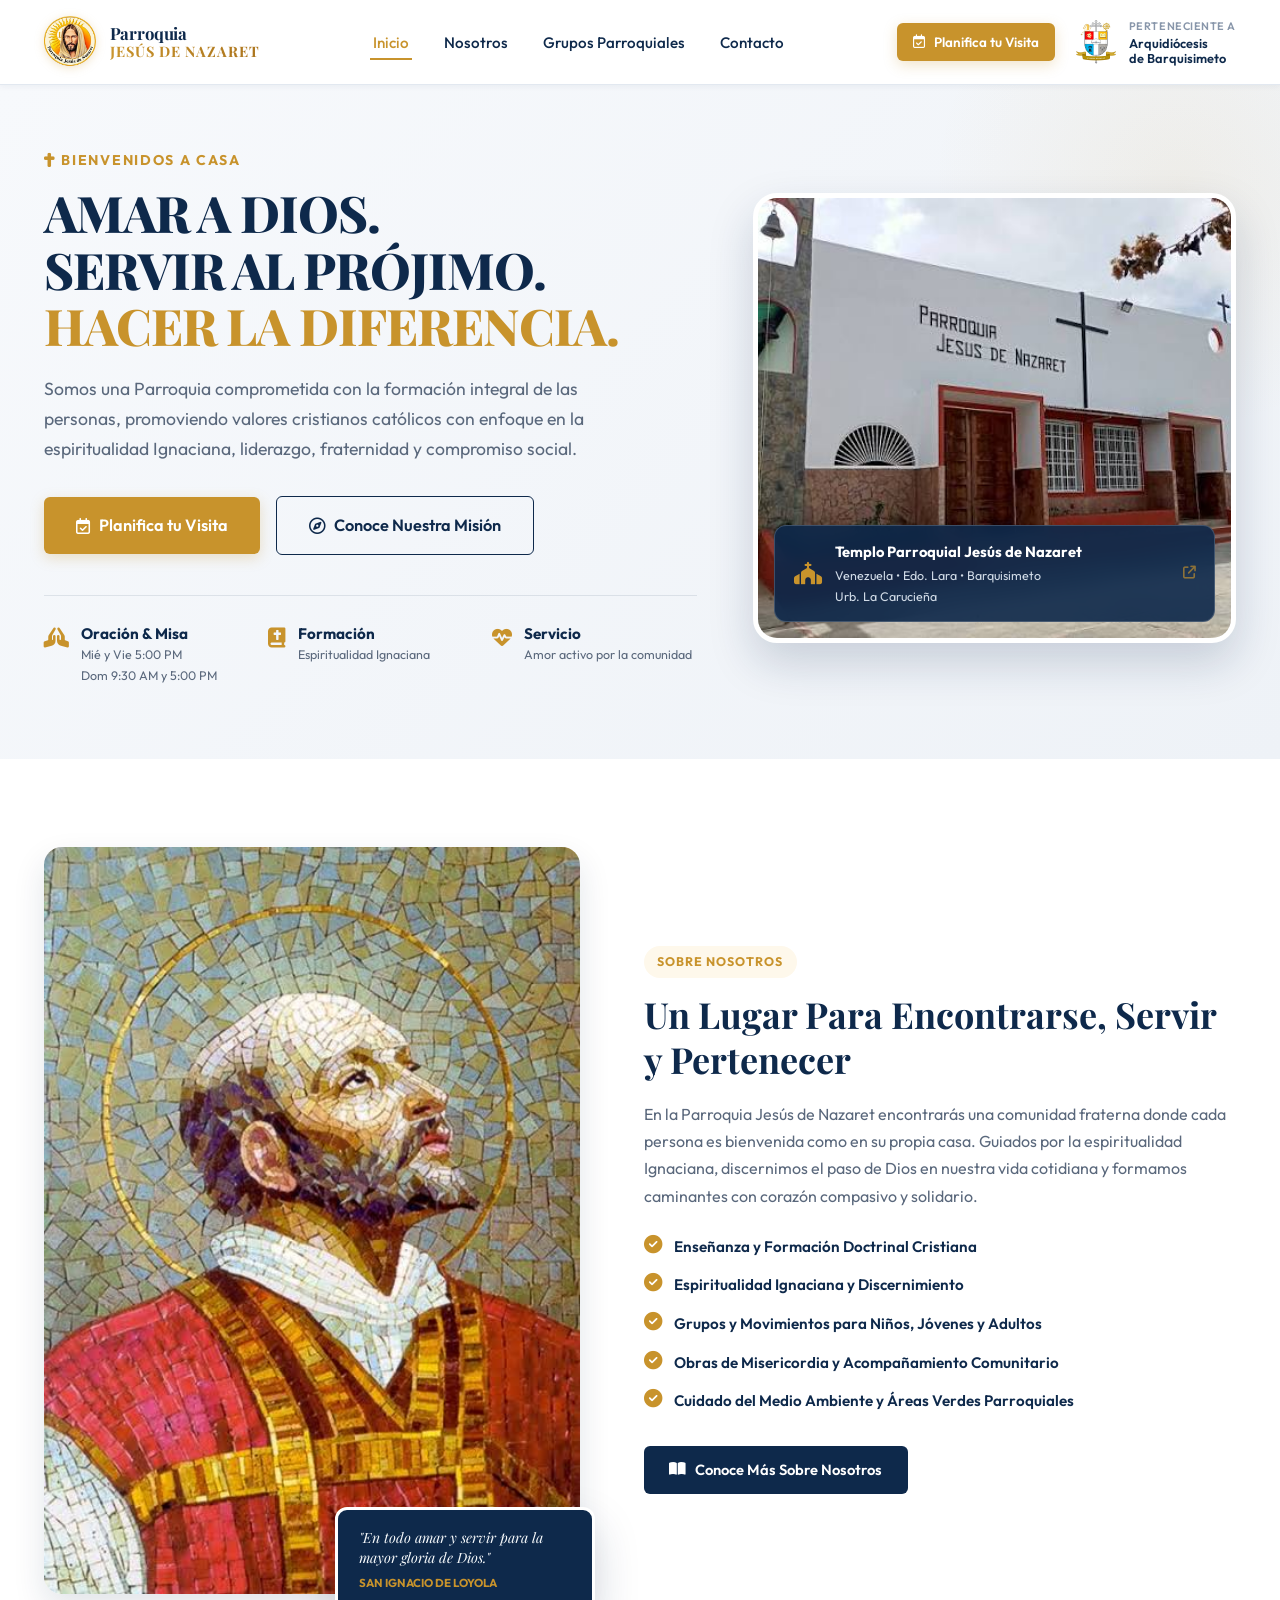
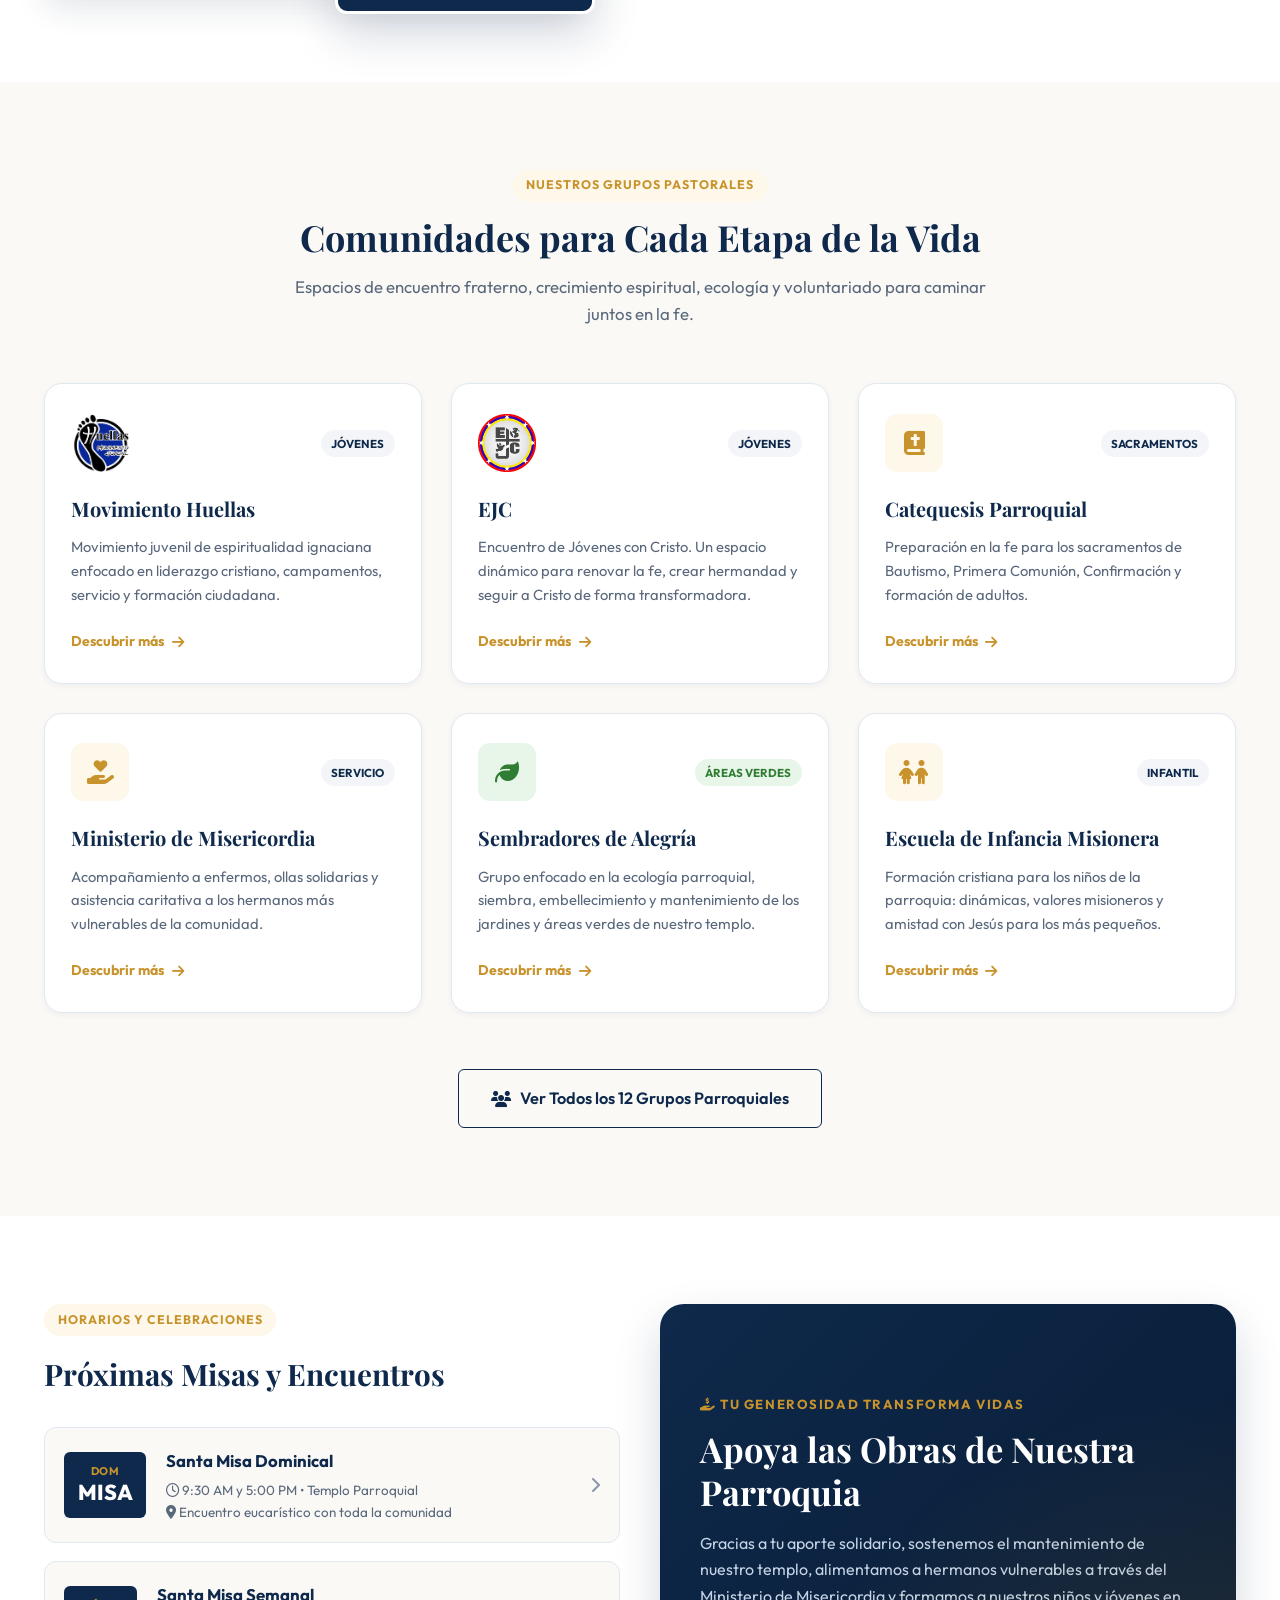
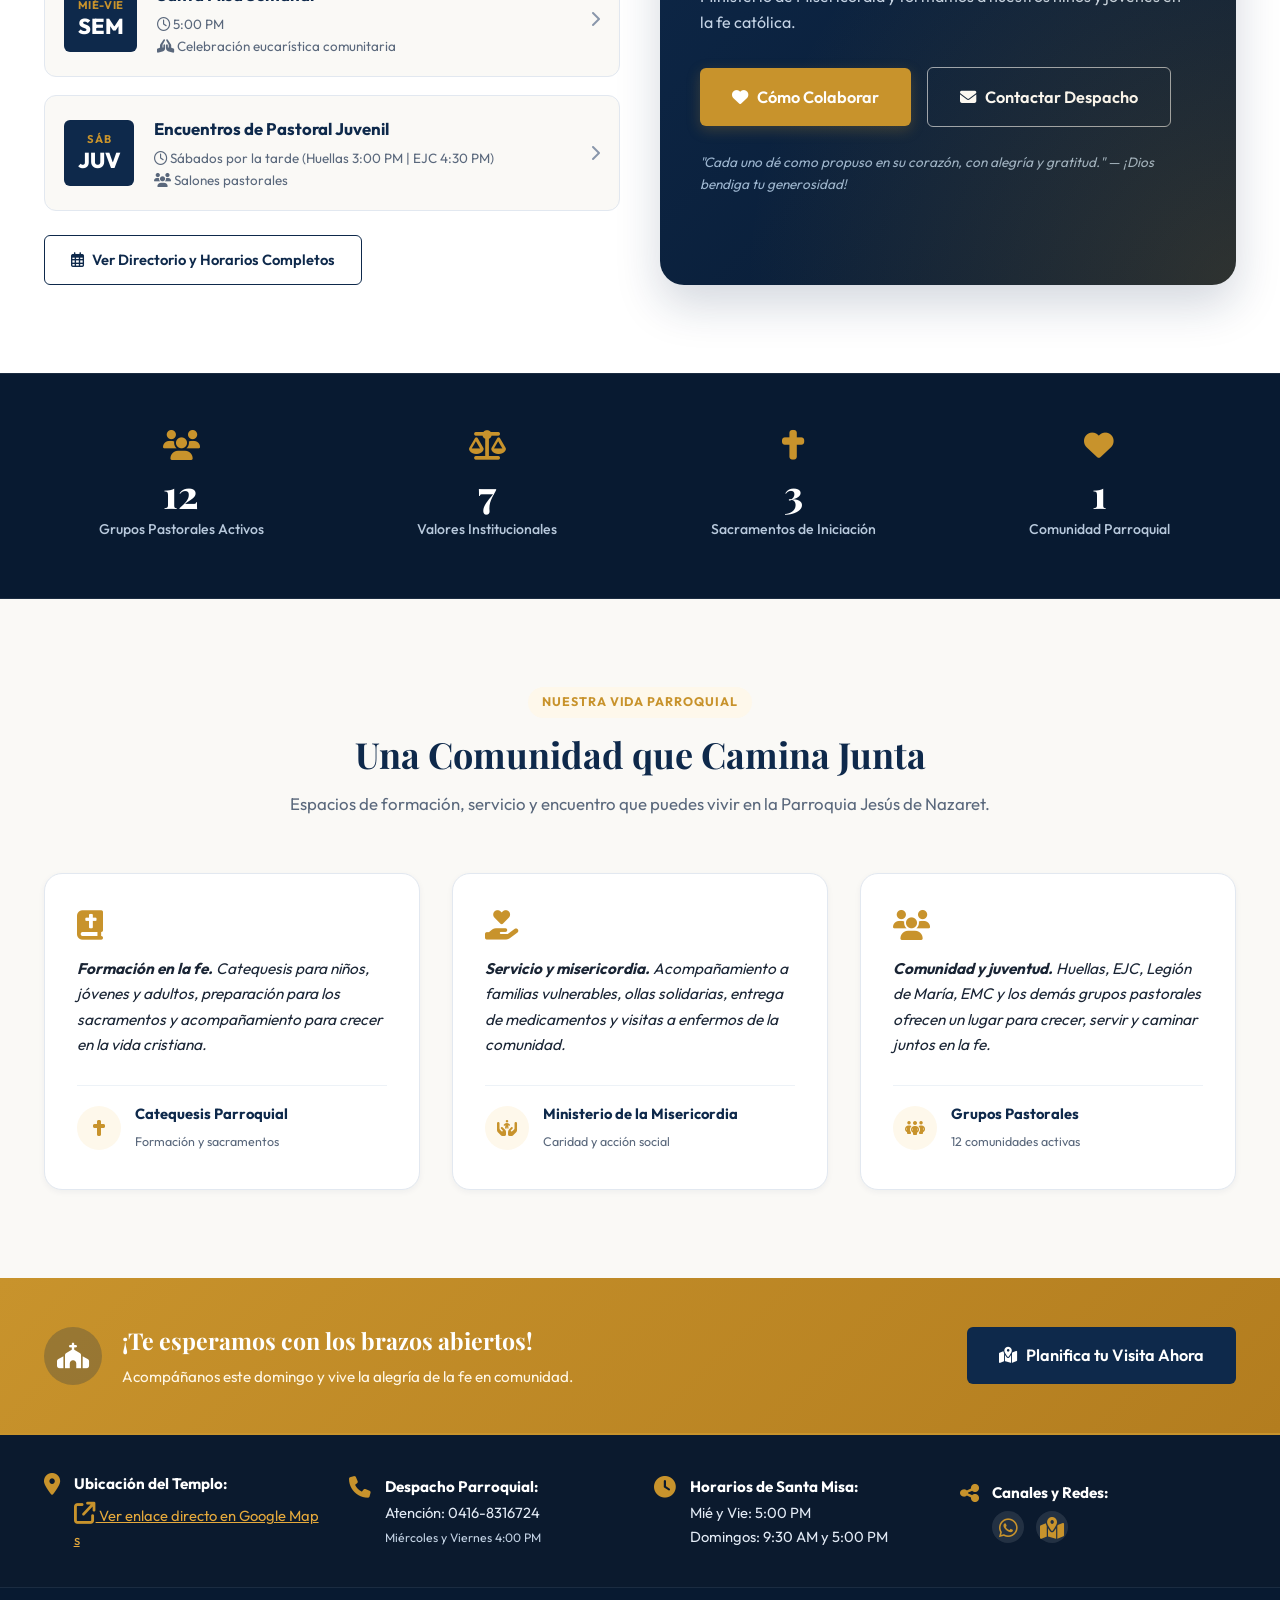
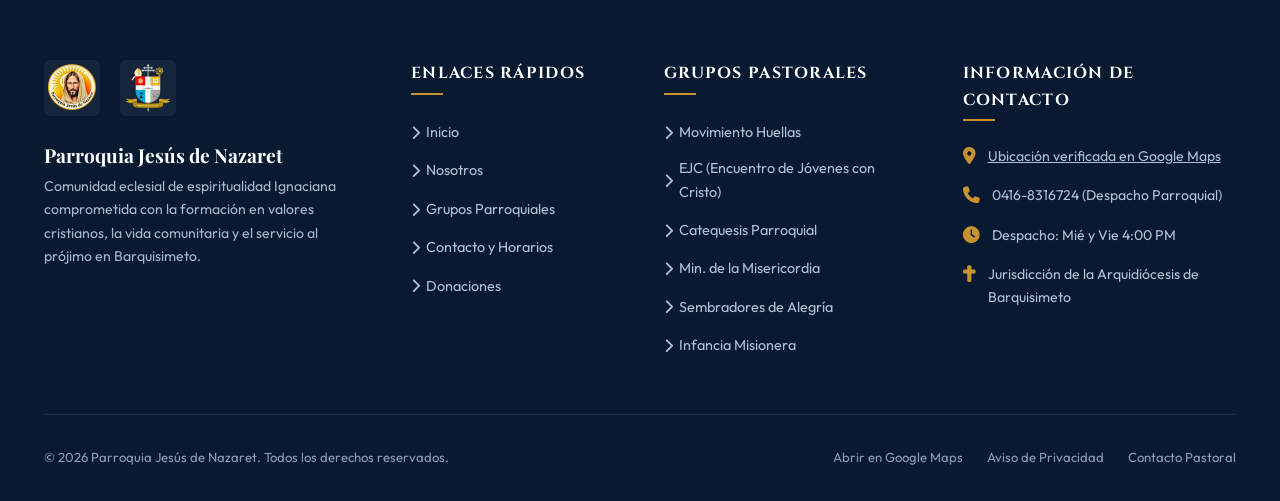
<file: index.html>
<!DOCTYPE html>
<html lang="es">
<head>
  <meta charset="UTF-8">
  <meta name="viewport" content="width=device-width, initial-scale=1.0, maximum-scale=5.0">
  <title>Parroquia Jesús de Nazaret | Arquidiócesis de Barquisimeto</title>
  <meta name="description" content="Sitio oficial de la Parroquia Jesús de Nazaret en Barquisimeto. Formación cristiana, espiritualidad Ignaciana, sacramentos, grupos pastorales y labor comunitaria.">
  <link rel="icon" type="image/png" href="assets/images/logo-parroquia.png">

  <!-- Fuentes Tipográficas Google Fonts -->
  <link rel="preconnect" href="https://fonts.googleapis.com">
  <link rel="preconnect" href="https://fonts.gstatic.com" crossorigin>
  <link href="https://fonts.googleapis.com/css2?family=Cinzel:wght@500;600;700;800&family=Outfit:wght@300;400;500;600;700&family=Playfair+Display:ital,wght@0,500;0,600;0,700;1,400&display=swap" rel="stylesheet">

  <!-- Font Awesome Icons -->
  <link rel="stylesheet" href="https://cdnjs.cloudflare.com/ajax/libs/font-awesome/6.5.1/css/all.min.css">

  <!-- Hoja de Estilos -->
  <link rel="stylesheet" href="css/styles.css?v=20261114n">
</head>
<body>

  <a class="skip-link" href="#main-content">Saltar al contenido</a>

  <!-- ==================== HEADER INSTITUCIONAL (DOBLE LOGO EN ESQUINAS) ==================== -->
  <header class="site-header">
    <div class="container">
      <!-- Esquina Izquierda: Logo Parroquia -->
      <a href="index.html" class="header-brand-parroquia" title="Ir a Inicio - Parroquia Jesús de Nazaret">
        <img src="assets/images/logo-parroquia.webp" alt="Emblema Dorado Parroquia Jesús de Nazaret" class="brand-logo-img" loading="eager">
        <div class="brand-text-block">
          <span class="brand-title"><span class="brand-linea">Parroquia</span><span class="brand-acento">Jesús de Nazaret</span></span>
        </div>
      </a>

      <!-- Centro: Navegación Principal -->
      <nav class="main-navigation" id="main-navigation" aria-label="Menú Principal">
        <!-- Cabecera interna visible en móviles al desplegar el menú -->
        <div class="mobile-drawer-header">
          <div style="display: flex; align-items: center; gap: 0.75rem;">
            <img src="assets/images/logo-parroquia.webp" alt="Logo Parroquia">
            <div>
              <strong style="color: var(--color-primary); font-size: 0.95rem; display: block;">Parroquia <span class="brand-acento">Jesús de Nazaret</span></strong>
              <span style="color: var(--color-secondary); font-size: 0.75rem; text-transform: uppercase;">Arquidiócesis de Barquisimeto</span>
            </div>
          </div>
          <img src="assets/images/logo-arquidiocesis.png" alt="Logo Arquidiócesis">
          <button type="button" class="mobile-nav-close" aria-label="Cerrar menú de navegación">
            <i class="fa-solid fa-xmark"></i>
          </button>
        </div>

        <ul class="nav-menu">
          <li><a href="index.html" class="nav-link active" aria-current="page">Inicio</a></li>
          <li><a href="nosotros.html" class="nav-link">Nosotros</a></li>
          <li><a href="grupos.html" class="nav-link">Grupos Parroquiales</a></li>
          <li><a href="contacto.html" class="nav-link">Contacto</a></li>
        </ul>
      </nav>

      <!-- Esquina Derecha: Logo Arquidiócesis y Botón de Acción -->
      <div class="header-brand-arquidiocesis">
        <a href="contacto.html" class="btn btn-primary btn-sm d-none-mobile">
          <i class="fa-regular fa-calendar-check"></i> Planifica tu Visita
        </a>
        <a href="https://arquidiocesisdebarquisimeto.org/" target="_blank" rel="noopener noreferrer" class="arquidiocesis-seal" title="Arquidiócesis de Barquisimeto">
          <img src="assets/images/logo-arquidiocesis.png" alt="Logo de la Arquidiócesis de Barquisimeto" class="arquidiocesis-logo-img" loading="eager">
          <div class="arquidiocesis-info">
            <span class="arquidiocesis-label">Perteneciente a</span>
            <span class="arquidiocesis-name">Arquidiócesis<br>de Barquisimeto</span>
          </div>
        </a>
        <button class="mobile-nav-toggle" aria-label="Abrir menú de navegación" aria-expanded="false" aria-controls="main-navigation">
          <i class="fa-solid fa-bars"></i>
        </button>
      </div>
    </div>
  </header>

  <main id="main-content">
    <!-- ==================== HERO SECTION (GUÍA UX/UI) ==================== -->
    <section class="hero-section">
      <div class="container">
        <div class="hero-grid">
          <!-- Columna Texto Hero -->
          <div class="hero-content">
            <span class="hero-welcome-badge">
              <i class="fa-solid fa-cross"></i> Bienvenidos a Casa
            </span>
            <h1 class="hero-title">
              AMAR A DIOS.<br>
              SERVIR AL PRÓJIMO.<br>
              <span class="highlight-text">HACER LA DIFERENCIA.</span>
            </h1>
            <p class="hero-desc">
              Somos una Parroquia comprometida con la formación integral de las personas, promoviendo valores cristianos católicos con enfoque en la espiritualidad Ignaciana, liderazgo, fraternidad y compromiso social.
            </p>
            <div class="hero-actions">
              <a href="contacto.html" class="btn btn-primary btn-lg">
                <i class="fa-regular fa-calendar-check"></i> Planifica tu Visita
              </a>
              <a href="nosotros.html" class="btn btn-outline btn-lg">
                <i class="fa-regular fa-compass"></i> Conoce Nuestra Misión
              </a>
            </div>

            <!-- Mini Pills Informativas -->
            <div class="hero-pills">
              <div class="hero-pill-item">
                <i class="fa-solid fa-hands-praying"></i>
                <div class="pill-text">
                  <h4>Oración & Misa</h4>
                  <p>Mié y Vie 5:00 PM<br>Dom 9:30 AM y 5:00 PM</p>
                </div>
              </div>
              <div class="hero-pill-item">
                <i class="fa-solid fa-book-bible"></i>
                <div class="pill-text">
                  <h4>Formación</h4>
                  <p>Espiritualidad Ignaciana</p>
                </div>
              </div>
              <div class="hero-pill-item">
                <i class="fa-solid fa-heart-pulse"></i>
                <div class="pill-text">
                  <h4>Servicio</h4>
                  <p>Amor activo por la comunidad</p>
                </div>
              </div>
            </div>
          </div>

          <!-- Columna Imagen Hero Templo -->
          <div class="hero-visual">
            <div class="hero-image-card">
              <img src="assets/images/parroquia-templo.jpg" alt="Fachada del Templo de la Parroquia Jesús de Nazaret" loading="eager">
              <a class="hero-image-overlay-badge" href="https://maps.google.com/?cid=9239731275723414516&g_mp=CiVnb29nbGUubWFwcy5wbGFjZXMudjEuUGxhY2VzLkdldFBsYWNlEAMYASAF" target="_blank" rel="noopener noreferrer" title="Ver ubicación en Google Maps" aria-label="Ver la ubicación del templo en Google Maps">
                <i class="fa-solid fa-church"></i>
                <div>
                  <h5>Templo Parroquial Jesús de Nazaret</h5>
                  <p>Venezuela • Edo. Lara • Barquisimeto<br>Urb. La Carucieña</p>
                </div>
                <i class="fa-solid fa-arrow-up-right-from-square hero-overlay-link-icon" aria-hidden="true"></i>
              </a>
            </div>
          </div>
        </div>
      </div>
    </section>

    <!-- ==================== SECCIÓN SOBRE NOSOTROS PREVIEW ==================== -->
    <section class="about-preview-section">
      <div class="container">
        <div class="about-preview-grid">
          <!-- Columna Imagen con Cita Ignaciana -->
          <div class="about-preview-media">
            <div class="about-main-img-box">
              <img src="assets/images/san-ignacio-loyola.jpg" alt="Mosaico de San Ignacio de Loyola" class="about-img-portrait" loading="lazy">
            </div>
            <div class="about-floating-card">
              <p class="ignatian-quote">"En todo amar y servir para la mayor gloria de Dios."</p>
              <span class="author">San Ignacio de Loyola</span>
            </div>
          </div>

          <!-- Columna Contenido -->
          <div class="about-preview-content">
            <span class="badge-tag">Sobre Nosotros</span>
            <h2 class="section-title">Un Lugar Para Encontrarse, Servir y Pertenecer</h2>
            <p>
              En la Parroquia Jesús de Nazaret encontrarás una comunidad fraterna donde cada persona es bienvenida como en su propia casa. Guiados por la espiritualidad Ignaciana, discernimos el paso de Dios en nuestra vida cotidiana y formamos caminantes con corazón compasivo y solidario.
            </p>
            <div class="about-features-list">
              <div class="about-feature-item">
                <i class="fa-solid fa-circle-check"></i>
                <span>Enseñanza y Formación Doctrinal Cristiana</span>
              </div>
              <div class="about-feature-item">
                <i class="fa-solid fa-circle-check"></i>
                <span>Espiritualidad Ignaciana y Discernimiento</span>
              </div>
              <div class="about-feature-item">
                <i class="fa-solid fa-circle-check"></i>
                <span>Grupos y Movimientos para Niños, Jóvenes y Adultos</span>
              </div>
              <div class="about-feature-item">
                <i class="fa-solid fa-circle-check"></i>
                <span>Obras de Misericordia y Acompañamiento Comunitario</span>
              </div>
              <div class="about-feature-item">
                <i class="fa-solid fa-circle-check"></i>
                <span>Cuidado del Medio Ambiente y Áreas Verdes Parroquiales</span>
              </div>
            </div>
            <a href="nosotros.html" class="btn btn-navy">
              <i class="fa-solid fa-book-open"></i> Conoce Más Sobre Nosotros
            </a>
          </div>
        </div>
      </div>
    </section>

    <!-- ==================== SECCIÓN GRUPOS PASTORALES PREVIEW ==================== -->
    <section class="ministries-section">
      <div class="container">
        <div class="section-header">
          <span class="badge-tag">Nuestros Grupos Pastorales</span>
          <h2 class="section-title">Comunidades para Cada Etapa de la Vida</h2>
          <p class="section-subtitle">
            Espacios de encuentro fraterno, crecimiento espiritual, ecología y voluntariado para caminar juntos en la fe.
          </p>
        </div>

        <div class="ministries-grid">
          <!-- Card Huellas -->
          <div class="ministry-card">
            <div class="ministry-card-header">
              <div class="ministry-icon-box">
                <img src="assets/images/huellas-logo.png" alt="Logo de Huellas">
              </div>
              <span class="ministry-badge">Jóvenes</span>
            </div>
            <h3 class="ministry-card-title">Movimiento Huellas</h3>
            <p class="ministry-card-desc">
              Movimiento juvenil de espiritualidad ignaciana enfocado en liderazgo cristiano, campamentos, servicio y formación ciudadana.
            </p>
            <a href="grupos.html#huellas" class="ministry-card-link">
              Descubrir más <i class="fa-solid fa-arrow-right"></i>
            </a>
          </div>

          <!-- Card EJC -->
          <div class="ministry-card">
            <div class="ministry-card-header">
              <div class="ministry-icon-box">
                <img src="assets/images/ejc-logo.jpg" alt="Logo EJC">
              </div>
              <span class="ministry-badge">Jóvenes</span>
            </div>
            <h3 class="ministry-card-title">EJC</h3>
            <p class="ministry-card-desc">
              Encuentro de Jóvenes con Cristo. Un espacio dinámico para renovar la fe, crear hermandad y seguir a Cristo de forma transformadora.
            </p>
            <a href="grupos.html#ejc" class="ministry-card-link">
              Descubrir más <i class="fa-solid fa-arrow-right"></i>
            </a>
          </div>

          <!-- Card Catequesis -->
          <div class="ministry-card">
            <div class="ministry-card-header">
              <div class="ministry-icon-box">
                <i class="fa-solid fa-book-bible"></i>
              </div>
              <span class="ministry-badge">Sacramentos</span>
            </div>
            <h3 class="ministry-card-title">Catequesis Parroquial</h3>
            <p class="ministry-card-desc">
              Preparación en la fe para los sacramentos de Bautismo, Primera Comunión, Confirmación y formación de adultos.
            </p>
            <a href="grupos.html#catequesis" class="ministry-card-link">
              Descubrir más <i class="fa-solid fa-arrow-right"></i>
            </a>
          </div>

          <!-- Card Misericordia -->
          <div class="ministry-card">
            <div class="ministry-card-header">
              <div class="ministry-icon-box">
                <i class="fa-solid fa-hand-holding-heart"></i>
              </div>
              <span class="ministry-badge">Servicio</span>
            </div>
            <h3 class="ministry-card-title">Ministerio de Misericordia</h3>
            <p class="ministry-card-desc">
              Acompañamiento a enfermos, ollas solidarias y asistencia caritativa a los hermanos más vulnerables de la comunidad.
            </p>
            <a href="grupos.html#misericordia" class="ministry-card-link">
              Descubrir más <i class="fa-solid fa-arrow-right"></i>
            </a>
          </div>

          <!-- Card Sembradores de Alegría (ÁREAS VERDES) -->
          <div class="ministry-card">
            <div class="ministry-card-header">
              <div class="ministry-icon-box" style="background-color: #e8f5e9; color: #2e7d32;">
                <i class="fa-solid fa-leaf" style="color: #2e7d32;"></i>
              </div>
              <span class="ministry-badge" style="background-color: #e8f5e9; color: #2e7d32;">Áreas Verdes</span>
            </div>
            <h3 class="ministry-card-title">Sembradores de Alegría</h3>
            <p class="ministry-card-desc">
              Grupo enfocado en la ecología parroquial, siembra, embellecimiento y mantenimiento de los jardines y áreas verdes de nuestro templo.
            </p>
            <a href="grupos.html#sembradores" class="ministry-card-link">
              Descubrir más <i class="fa-solid fa-arrow-right"></i>
            </a>
          </div>

          <!-- Card Infancia Misionera (NIÑOS) -->
          <div class="ministry-card">
            <div class="ministry-card-header">
              <div class="ministry-icon-box">
                <i class="fa-solid fa-children"></i>
              </div>
              <span class="ministry-badge">Infantil</span>
            </div>
            <h3 class="ministry-card-title">Escuela de Infancia Misionera</h3>
            <p class="ministry-card-desc">
              Formación cristiana para los niños de la parroquia: dinámicas, valores misioneros y amistad con Jesús para los más pequeños.
            </p>
            <a href="grupos.html#infancia" class="ministry-card-link">
              Descubrir más <i class="fa-solid fa-arrow-right"></i>
            </a>
          </div>
        </div>

        <div style="text-align: center; margin-top: 3.5rem;">
          <a href="grupos.html" class="btn btn-outline btn-lg">
            <i class="fa-solid fa-users"></i> Ver Todos los 12 Grupos Parroquiales
          </a>
        </div>
      </div>
    </section>

    <!-- ==================== SECCIÓN DOBLE: EVENTOS Y GENEROSIDAD ==================== -->
    <section class="events-giving-section">
      <div class="container">
        <div class="events-giving-grid">
          <!-- Columna Izquierda: Misas y Horarios -->
          <div class="events-column">
            <div class="events-column-header">
              <span class="badge-tag">Horarios y Celebraciones</span>
              <h3 class="events-column-title">Próximas Misas y Encuentros</h3>
            </div>

            <div class="events-list">
              <!-- Evento 1 -->
              <div class="event-item-card">
                <div class="event-date-badge">
                  <span class="month">DOM</span>
                  <span class="day">MISA</span>
                </div>
                <div class="event-info">
                  <h4>Santa Misa Dominical</h4>
                  <p><i class="fa-regular fa-clock"></i> 9:30 AM y 5:00 PM • Templo Parroquial</p>
                  <p><i class="fa-solid fa-location-dot"></i> Encuentro eucarístico con toda la comunidad</p>
                </div>
                <div class="event-arrow">
                  <i class="fa-solid fa-chevron-right"></i>
                </div>
              </div>

              <!-- Evento 2 -->
              <div class="event-item-card">
                <div class="event-date-badge">
                  <span class="month">MIÉ-VIE</span>
                  <span class="day">SEM</span>
                </div>
                <div class="event-info">
                  <h4>Santa Misa Semanal</h4>
                  <p><i class="fa-regular fa-clock"></i> 5:00 PM</p>
                  <p><i class="fa-solid fa-hands-praying"></i> Celebración eucarística comunitaria</p>
                </div>
                <div class="event-arrow">
                  <i class="fa-solid fa-chevron-right"></i>
                </div>
              </div>

              <!-- Evento 3 -->
              <div class="event-item-card">
                <div class="event-date-badge">
                  <span class="month">SÁB</span>
                  <span class="day">JUV</span>
                </div>
                <div class="event-info">
                  <h4>Encuentros de Pastoral Juvenil</h4>
                  <p><i class="fa-regular fa-clock"></i> Sábados por la tarde (Huellas 3:00 PM | EJC 4:30 PM)</p>
                  <p><i class="fa-solid fa-users"></i> Salones pastorales</p>
                </div>
                <div class="event-arrow">
                  <i class="fa-solid fa-chevron-right"></i>
                </div>
              </div>
            </div>

            <a href="contacto.html" class="btn btn-outline" style="align-self: flex-start;">
              <i class="fa-regular fa-calendar-days"></i> Ver Directorio y Horarios Completos
            </a>
          </div>

          <!-- Columna Derecha: Generosidad y Ofrendas -->
          <div class="giving-card-banner">
            <span class="giving-badge">
              <i class="fa-solid fa-hand-holding-dollar"></i> Tu Generosidad Transforma Vidas
            </span>
            <h3 class="giving-title">Apoya las Obras de Nuestra Parroquia</h3>
            <p class="giving-desc">
              Gracias a tu aporte solidario, sostenemos el mantenimiento de nuestro templo, alimentamos a hermanos vulnerables a través del Ministerio de Misericordia y formamos a nuestros niños y jóvenes en la fe católica.
            </p>
            <div class="giving-actions">
              <a href="contacto.html#donaciones" class="btn btn-primary btn-lg">
                <i class="fa-solid fa-heart"></i> Cómo Colaborar
              </a>
              <a href="contacto.html" class="btn btn-outline-white btn-lg">
                <i class="fa-solid fa-envelope"></i> Contactar Despacho
              </a>
            </div>
            <p class="giving-gratitude">
              "Cada uno dé como propuso en su corazón, con alegría y gratitud." — ¡Dios bendiga tu generosidad!
            </p>
          </div>
        </div>
      </div>
    </section>

    <!-- ==================== DATOS COMUNITARIOS VERIFICABLES ==================== -->
    <section class="stats-counter-bar">
      <div class="container">
        <div class="stats-grid">
          <div class="stat-item">
            <i class="fa-solid fa-users stat-icon"></i>
            <span class="stat-number" data-target="12">12</span>
            <span class="stat-label">Grupos Pastorales Activos</span>
          </div>
          <div class="stat-item">
            <i class="fa-solid fa-scale-balanced stat-icon"></i>
            <span class="stat-number" data-target="7">7</span>
            <span class="stat-label">Valores Institucionales</span>
          </div>
          <div class="stat-item">
            <i class="fa-solid fa-cross stat-icon"></i>
            <span class="stat-number" data-target="3">3</span>
            <span class="stat-label">Sacramentos de Iniciación</span>
          </div>
          <div class="stat-item">
            <i class="fa-solid fa-heart stat-icon"></i>
            <span class="stat-number" data-target="1">1</span>
            <span class="stat-label">Comunidad Parroquial</span>
          </div>
        </div>
      </div>
    </section>

    <!-- ==================== VIDA PARROQUIAL (CONTENIDO INSTITUCIONAL) ==================== -->
    <section class="testimonials-section">
      <div class="container">
        <div class="section-header">
          <span class="badge-tag">Nuestra Vida Parroquial</span>
          <h2 class="section-title">Una Comunidad que Camina Junta</h2>
          <p class="section-subtitle">Espacios de formación, servicio y encuentro que puedes vivir en la Parroquia Jesús de Nazaret.</p>
        </div>

        <div class="testimonials-grid">
          <div class="testimonial-card">
            <i class="fa-solid fa-book-bible testimonial-quote-icon"></i>
            <p class="testimonial-text">
              <strong>Formación en la fe.</strong> Catequesis para niños, jóvenes y adultos, preparación para los sacramentos y acompañamiento para crecer en la vida cristiana.
            </p>
            <div class="testimonial-author">
              <div class="author-avatar"><i class="fa-solid fa-cross"></i></div>
              <div class="author-info">
                <h5>Catequesis Parroquial</h5>
                <span>Formación y sacramentos</span>
              </div>
            </div>
          </div>

          <div class="testimonial-card">
            <i class="fa-solid fa-hand-holding-heart testimonial-quote-icon"></i>
            <p class="testimonial-text">
              <strong>Servicio y misericordia.</strong> Acompañamiento a familias vulnerables, ollas solidarias, entrega de medicamentos y visitas a enfermos de la comunidad.
            </p>
            <div class="testimonial-author">
              <div class="author-avatar"><i class="fa-solid fa-hands-holding-child"></i></div>
              <div class="author-info">
                <h5>Ministerio de la Misericordia</h5>
                <span>Caridad y acción social</span>
              </div>
            </div>
          </div>

          <div class="testimonial-card">
            <i class="fa-solid fa-users testimonial-quote-icon"></i>
            <p class="testimonial-text">
              <strong>Comunidad y juventud.</strong> Huellas, EJC, Legión de María, EMC y los demás grupos pastorales ofrecen un lugar para crecer, servir y caminar juntos en la fe.
            </p>
            <div class="testimonial-author">
              <div class="author-avatar"><i class="fa-solid fa-people-group"></i></div>
              <div class="author-info">
                <h5>Grupos Pastorales</h5>
                <span>12 comunidades activas</span>
              </div>
            </div>
          </div>
        </div>
      </div>
    </section>

    <!-- ==================== BANNER PRE-FOOTER (DORADO Y AZUL) ==================== -->
    <section class="cta-banner-section">
      <div class="container">
        <div class="cta-banner-inner">
          <div class="cta-banner-left">
            <div class="cta-banner-icon">
              <i class="fa-solid fa-church"></i>
            </div>
            <div class="cta-banner-text">
              <h3>¡Te esperamos con los brazos abiertos!</h3>
              <p>Acompáñanos este domingo y vive la alegría de la fe en comunidad.</p>
            </div>
          </div>
          <div class="cta-banner-right">
            <a href="contacto.html" class="btn btn-navy btn-lg">
              <i class="fa-solid fa-map-location-dot"></i> Planifica tu Visita Ahora
            </a>
          </div>
        </div>
      </div>
    </section>

    <!-- ==================== ANEXO INSTITUCIONAL AL FINAL (ANEXO DE CONTACTO Y HORARIOS) ==================== -->
    <section class="annex-bar-section" aria-label="Anexo de Contacto y Horarios">
      <div class="container">
        <div class="annex-grid">
          <!-- Ubicación oficial con enlace -->
          <div class="annex-item">
            <i class="fa-solid fa-location-dot"></i>
            <div>
              <strong>Ubicación del Templo:</strong>
              <a href="https://maps.google.com/?cid=9239731275723414516&g_mp=CiVnb29nbGUubWFwcy5wbGFjZXMudjEuUGxhY2VzLkdldFBsYWNlEAMYASAF" target="_blank" rel="noopener noreferrer" class="annex-link">
                <i class="fa-solid fa-arrow-up-right-from-square"></i> Ver enlace directo en Google Maps
              </a>
            </div>
          </div>

          <!-- Despacho Parroquial -->
          <div class="annex-item">
            <i class="fa-solid fa-phone"></i>
            <div>
              <strong>Despacho Parroquial:</strong>
              <span>Atención: 0416-8316724</span><br>
              <small style="color: #c4d3e5;">Miércoles y Viernes 4:00 PM</small>
            </div>
          </div>

          <!-- Horarios de Misas -->
          <div class="annex-item">
            <i class="fa-solid fa-clock"></i>
            <div>
              <strong>Horarios de Santa Misa:</strong>
              <span>Mié y Vie: 5:00 PM</span><br>
              <span>Domingos: 9:30 AM y 5:00 PM</span>
            </div>
          </div>

          <!-- Redes Sociales y WhatsApp -->
          <div class="annex-item">
            <i class="fa-solid fa-share-nodes"></i>
            <div>
              <strong>Canales y Redes:</strong>
              <div class="annex-socials">
                <a href="https://wa.me/584168316724" target="_blank" rel="noopener noreferrer" title="WhatsApp Despacho" aria-label="WhatsApp del Despacho Parroquial"><i class="fa-brands fa-whatsapp"></i></a>
                <a href="https://maps.google.com/?cid=9239731275723414516&g_mp=CiVnb29nbGUubWFwcy5wbGFjZXMudjEuUGxhY2VzLkdldFBsYWNlEAMYASAF" target="_blank" rel="noopener noreferrer" title="Google Maps" aria-label="Ubicación en Google Maps"><i class="fa-solid fa-map-location-dot"></i></a>
              </div>
            </div>
          </div>
        </div>
      </div>
    </section>
  </main>

  <!-- ==================== FOOTER INSTITUCIONAL ==================== -->
  <footer class="site-footer">
    <div class="container">
      <div class="footer-grid">
        <!-- Columna 1: Logos e Identidad -->
        <div class="footer-col-brand">
          <div class="footer-logos-row">
            <img src="assets/images/logo-parroquia.webp" alt="Parroquia Jesús de Nazaret" class="footer-logo-img">
            <img src="assets/images/logo-arquidiocesis.png" alt="Arquidiócesis de Barquisimeto" class="footer-logo-img">
          </div>
          <h4 class="footer-brand-title">Parroquia Jesús de Nazaret</h4>
          <p class="footer-brand-desc">
            Comunidad eclesial de espiritualidad Ignaciana comprometida con la formación en valores cristianos, la vida comunitaria y el servicio al prójimo en Barquisimeto.
          </p>
        </div>

        <!-- Columna 2: Enlaces Rápidos -->
        <div class="footer-col">
          <h4 class="footer-col-title">Enlaces Rápidos</h4>
          <ul class="footer-links-list">
            <li class="footer-link-item"><a href="index.html"><i class="fa-solid fa-chevron-right"></i> Inicio</a></li>
            <li class="footer-link-item"><a href="nosotros.html"><i class="fa-solid fa-chevron-right"></i> Nosotros</a></li>
            <li class="footer-link-item"><a href="grupos.html"><i class="fa-solid fa-chevron-right"></i> Grupos Parroquiales</a></li>
            <li class="footer-link-item"><a href="contacto.html"><i class="fa-solid fa-chevron-right"></i> Contacto y Horarios</a></li>
            <li class="footer-link-item"><a href="contacto.html#donaciones"><i class="fa-solid fa-chevron-right"></i> Donaciones</a></li>
          </ul>
        </div>

        <!-- Columna 3: Grupos y Ministerios -->
        <div class="footer-col">
          <h4 class="footer-col-title">Grupos Pastorales</h4>
          <ul class="footer-links-list">
            <li class="footer-link-item"><a href="grupos.html#huellas"><i class="fa-solid fa-chevron-right"></i> Movimiento Huellas</a></li>
            <li class="footer-link-item"><a href="grupos.html#ejc"><i class="fa-solid fa-chevron-right"></i> EJC (Encuentro de Jóvenes con Cristo)</a></li>
            <li class="footer-link-item"><a href="grupos.html#catequesis"><i class="fa-solid fa-chevron-right"></i> Catequesis Parroquial</a></li>
            <li class="footer-link-item"><a href="grupos.html#misericordia"><i class="fa-solid fa-chevron-right"></i> Min. de la Misericordia</a></li>
            <li class="footer-link-item"><a href="grupos.html#sembradores"><i class="fa-solid fa-chevron-right"></i> Sembradores de Alegría</a></li>
            <li class="footer-link-item"><a href="grupos.html#infancia"><i class="fa-solid fa-chevron-right"></i> Infancia Misionera</a></li>
          </ul>
        </div>

        <!-- Columna 4: Información de Contacto -->
        <div class="footer-col">
          <h4 class="footer-col-title">Información de Contacto</h4>
          <div class="footer-contact-info">
            <div class="footer-contact-item">
              <i class="fa-solid fa-location-dot"></i>
              <span><a href="https://maps.google.com/?cid=9239731275723414516&g_mp=CiVnb29nbGUubWFwcy5wbGFjZXMudjEuUGxhY2VzLkdldFBsYWNlEAMYASAF" target="_blank" rel="noopener noreferrer" style="color: inherit; text-decoration: underline;">Ubicación verificada en Google Maps</a></span>
            </div>
            <div class="footer-contact-item">
              <i class="fa-solid fa-phone"></i>
              <span><a href="tel:04168316724" style="color: inherit;">0416-8316724</a> (Despacho Parroquial)</span>
            </div>
            <div class="footer-contact-item">
              <i class="fa-solid fa-clock"></i>
              <span>Despacho: Mié y Vie 4:00 PM</span>
            </div>
            <div class="footer-contact-item">
              <i class="fa-solid fa-cross"></i>
              <span>Jurisdicción de la Arquidiócesis de Barquisimeto</span>
            </div>
          </div>
        </div>
      </div>

      <!-- Barra Inferior de Derechos -->
      <div class="footer-bottom-bar">
        <div>
          © 2026 Parroquia Jesús de Nazaret. Todos los derechos reservados.
        </div>
        <div class="footer-bottom-links">
          <a href="https://maps.google.com/?cid=9239731275723414516&g_mp=CiVnb29nbGUubWFwcy5wbGFjZXMudjEuUGxhY2VzLkdldFBsYWNlEAMYASAF" target="_blank" rel="noopener noreferrer">Abrir en Google Maps</a>
          <a href="privacidad.html">Aviso de Privacidad</a>
          <a href="contacto.html#directorio-coordinadores">Contacto Pastoral</a>
        </div>
      </div>
    </div>
  </footer>

  <!-- Scripts -->
  <script src="js/main.js?v=20261114n"></script>
</body>
</html>
</file>
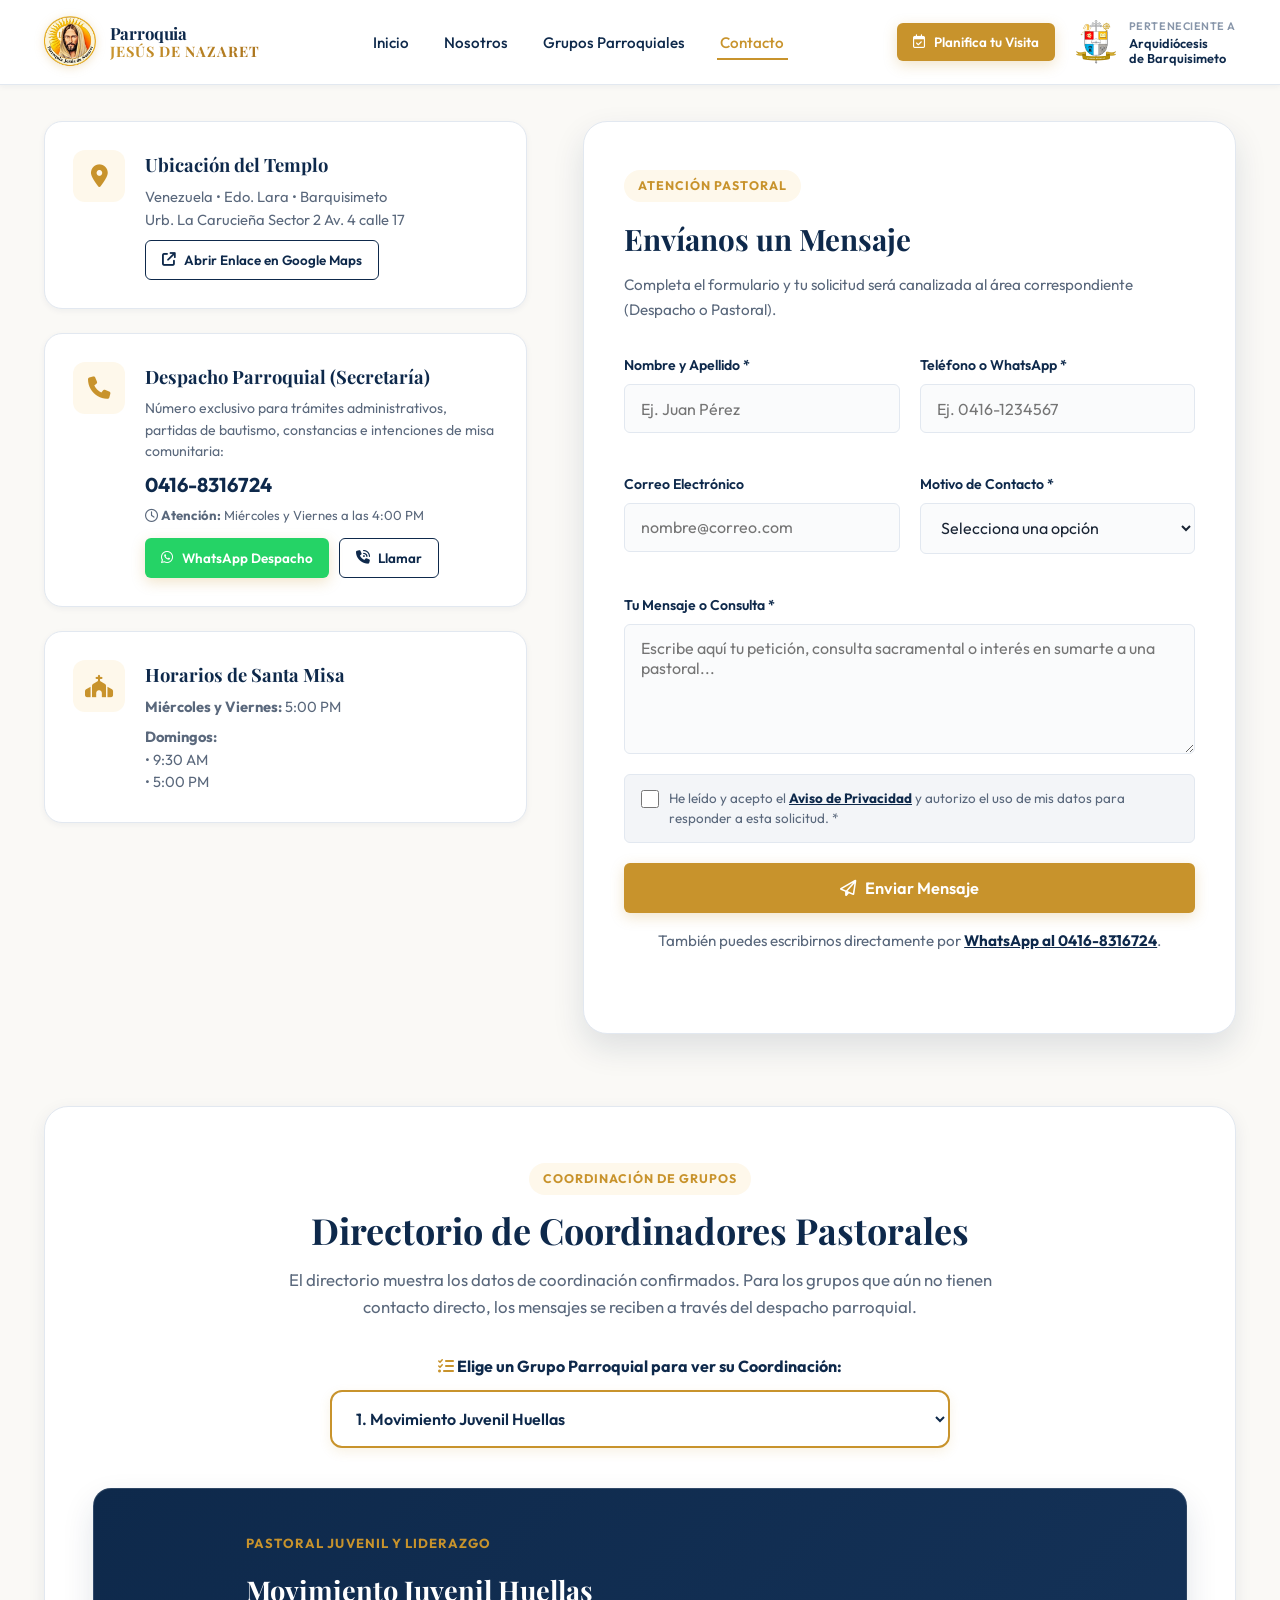
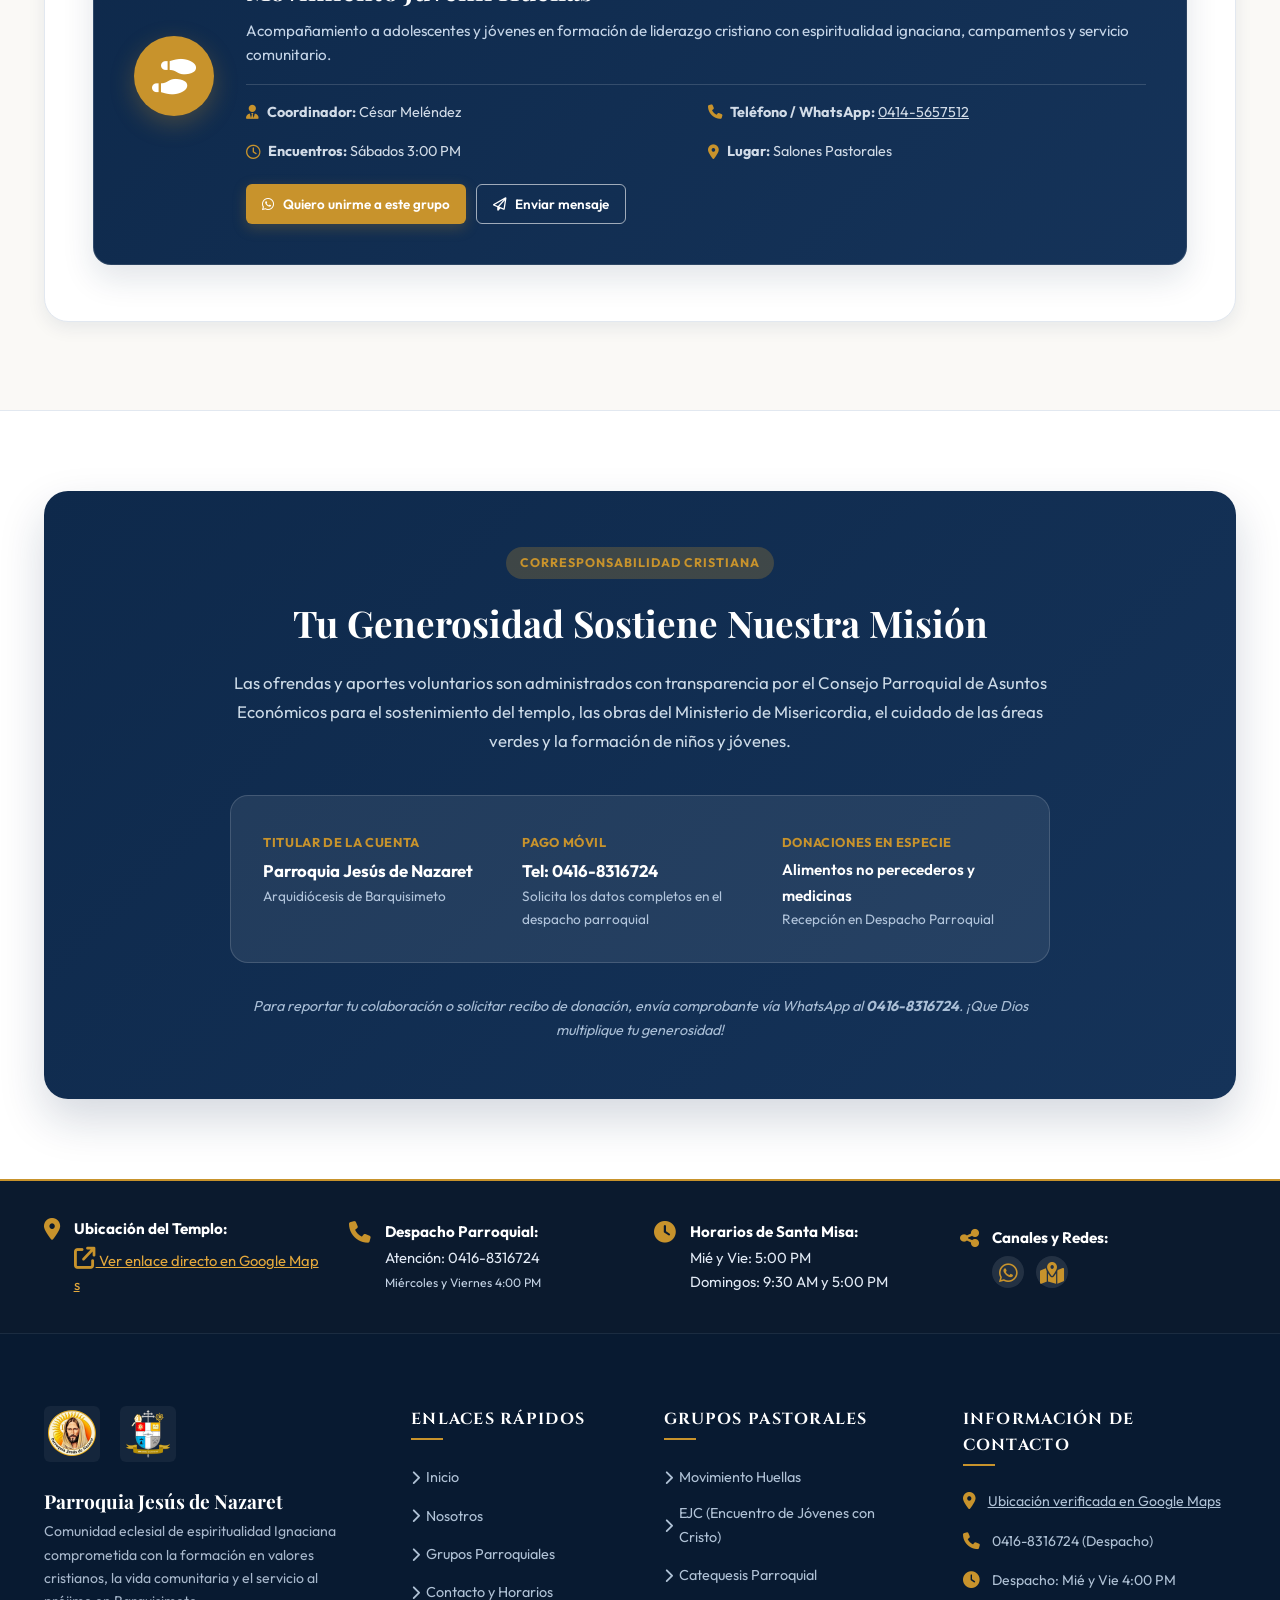
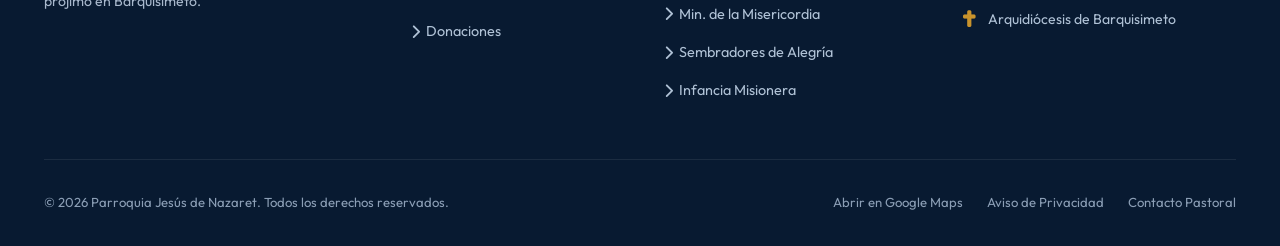
<file: contacto.html>
<!DOCTYPE html>
<html lang="es">
<head>
  <meta charset="UTF-8">
  <meta name="viewport" content="width=device-width, initial-scale=1.0, maximum-scale=5.0">
  <title>Contacto y Horarios | Parroquia Jesús de Nazaret</title>
  <meta name="description" content="Información de contacto, directorio de coordinadores de grupos pastorales, horarios de misa, despacho parroquial y ubicación oficial de la Parroquia Jesús de Nazaret.">
  <link rel="icon" type="image/png" href="assets/images/logo-parroquia.png">

  <!-- Fuentes Tipográficas Google Fonts -->
  <link rel="preconnect" href="https://fonts.googleapis.com">
  <link rel="preconnect" href="https://fonts.gstatic.com" crossorigin>
  <link href="https://fonts.googleapis.com/css2?family=Cinzel:wght@500;600;700;800&family=Outfit:wght@300;400;500;600;700&family=Playfair+Display:ital,wght@0,500;0,600;0,700;1,400&display=swap" rel="stylesheet">

  <!-- Font Awesome Icons -->
  <link rel="stylesheet" href="https://cdnjs.cloudflare.com/ajax/libs/font-awesome/6.5.1/css/all.min.css">

  <!-- Hoja de Estilos -->
  <link rel="stylesheet" href="css/styles.css?v=20261114n">
</head>
<body>

  <a class="skip-link" href="#main-content">Saltar al contenido</a>

  <!-- ==================== HEADER INSTITUCIONAL (DOBLE LOGO EN ESQUINAS) ==================== -->
  <header class="site-header">
    <div class="container">
      <!-- Esquina Izquierda: Logo Parroquia -->
      <a href="index.html" class="header-brand-parroquia" title="Ir a Inicio - Parroquia Jesús de Nazaret">
        <img src="assets/images/logo-parroquia.webp" alt="Emblema Dorado Parroquia Jesús de Nazaret" class="brand-logo-img" loading="eager">
        <div class="brand-text-block">
          <span class="brand-title"><span class="brand-linea">Parroquia</span><span class="brand-acento">Jesús de Nazaret</span></span>
        </div>
      </a>

      <!-- Centro: Navegación Principal -->
      <nav class="main-navigation" id="main-navigation" aria-label="Menú Principal">
        <div class="mobile-drawer-header">
          <div style="display: flex; align-items: center; gap: 0.75rem;">
            <img src="assets/images/logo-parroquia.webp" alt="Logo Parroquia">
            <div>
              <strong style="color: var(--color-primary); font-size: 0.95rem; display: block;">Parroquia <span class="brand-acento">Jesús de Nazaret</span></strong>
              <span style="color: var(--color-secondary); font-size: 0.75rem; text-transform: uppercase;">Arquidiócesis de Barquisimeto</span>
            </div>
          </div>
          <img src="assets/images/logo-arquidiocesis.png" alt="Logo Arquidiócesis">
          <button type="button" class="mobile-nav-close" aria-label="Cerrar menú de navegación">
            <i class="fa-solid fa-xmark"></i>
          </button>
        </div>

        <ul class="nav-menu">
          <li><a href="index.html" class="nav-link">Inicio</a></li>
          <li><a href="nosotros.html" class="nav-link">Nosotros</a></li>
          <li><a href="grupos.html" class="nav-link">Grupos Parroquiales</a></li>
          <li><a href="contacto.html" class="nav-link active" aria-current="page">Contacto</a></li>
        </ul>
      </nav>

      <!-- Esquina Derecha: Logo Arquidiócesis y Botón de Acción -->
      <div class="header-brand-arquidiocesis">
        <a href="contacto.html" class="btn btn-primary btn-sm d-none-mobile">
          <i class="fa-regular fa-calendar-check"></i> Planifica tu Visita
        </a>
        <a href="https://arquidiocesisdebarquisimeto.org/" target="_blank" rel="noopener noreferrer" class="arquidiocesis-seal" title="Arquidiócesis de Barquisimeto">
          <img src="assets/images/logo-arquidiocesis.png" alt="Logo de la Arquidiócesis de Barquisimeto" class="arquidiocesis-logo-img" loading="eager">
          <div class="arquidiocesis-info">
            <span class="arquidiocesis-label">Perteneciente a</span>
            <span class="arquidiocesis-name">Arquidiócesis<br>de Barquisimeto</span>
          </div>
        </a>
        <button class="mobile-nav-toggle" aria-label="Abrir menú de navegación" aria-expanded="false" aria-controls="main-navigation">
          <i class="fa-solid fa-bars"></i>
        </button>
      </div>
    </div>
  </header>

  <main id="main-content">
    <h1 class="visually-hidden" style="position:absolute;width:1px;height:1px;padding:0;margin:-1px;overflow:hidden;clip:rect(0 0 0 0);white-space:nowrap;border:0;">Contacto y Horarios</h1>

    <!-- ==================== SECCIÓN DE CONTACTO GENERAL Y FORMULARIO ==================== -->
    <section class="contact-section">
      <div class="container">
        <div class="contact-layout-grid">
          
          <!-- Columna Izquierda: Tarjetas Informativas Generales -->
          <div class="contact-info-cards">
            
            <!-- Ubicación solo con link -->
            <div class="contact-card-box">
              <div class="contact-card-icon">
                <i class="fa-solid fa-location-dot"></i>
              </div>
              <div class="contact-card-text">
                <h4>Ubicación del Templo</h4>
                <p style="margin-bottom: 0.5rem; color: var(--color-text-muted);">
                  Venezuela • Edo. Lara • Barquisimeto<br>
                  Urb. La Carucieña Sector 2 Av. 4 calle 17
                </p>
                <a href="https://maps.google.com/?cid=9239731275723414516&g_mp=CiVnb29nbGUubWFwcy5wbGFjZXMudjEuUGxhY2VzLkdldFBsYWNlEAMYASAF" target="_blank" rel="noopener noreferrer" class="btn btn-outline btn-sm">
                  <i class="fa-solid fa-arrow-up-right-from-square"></i> Abrir Enlace en Google Maps
                </a>
              </div>
            </div>

            <!-- Despacho Parroquial (Secretaría General) -->
            <div class="contact-card-box">
              <div class="contact-card-icon">
                <i class="fa-solid fa-phone"></i>
              </div>
              <div class="contact-card-text">
                <h4>Despacho Parroquial (Secretaría)</h4>
                <p style="font-size: 0.88rem; color: var(--color-text-muted);">
                  Número exclusivo para trámites administrativos, partidas de bautismo, constancias e intenciones de misa comunitaria:
                </p>
                <p style="font-weight: 700; font-size: 1.25rem; color: var(--color-primary); margin: 0.35rem 0;">
                  0416-8316724
                </p>
                <p style="font-size: 0.82rem; color: var(--color-text-muted); margin-bottom: 0.75rem;">
                  <i class="fa-regular fa-clock"></i> <strong>Atención:</strong> Miércoles y Viernes a las 4:00 PM
                </p>
                <div style="display: flex; gap: 0.65rem; flex-wrap: wrap;">
                  <a href="https://wa.me/584168316724" target="_blank" rel="noopener noreferrer" class="btn btn-primary btn-sm" style="background-color: #25d366; border-color: #25d366;">
                    <i class="fa-brands fa-whatsapp"></i> WhatsApp Despacho
                  </a>
                  <a href="tel:04168316724" class="btn btn-outline btn-sm">
                    <i class="fa-solid fa-phone-volume"></i> Llamar
                  </a>
                </div>
              </div>
            </div>

            <!-- Horarios de Santa Misa -->
            <div class="contact-card-box">
              <div class="contact-card-icon">
                <i class="fa-solid fa-church"></i>
              </div>
              <div class="contact-card-text">
                <h4>Horarios de Santa Misa</h4>
                <p style="margin-bottom: 0.45rem;">
                  <strong>Miércoles y Viernes:</strong> 5:00 PM
                </p>
                <p>
                  <strong>Domingos:</strong><br>
                  • 9:30 AM<br>
                  • 5:00 PM
                </p>
              </div>
            </div>
          </div>

          <!-- Columna Derecha: Formulario de Contacto -->
          <div class="contact-form-container">
            <span class="badge-tag">Atención Pastoral</span>
            <h3>Envíanos un Mensaje</h3>
            <p>
              Completa el formulario y tu solicitud será canalizada al área correspondiente (Despacho o Pastoral).
            </p>

            <div id="formAlert" class="form-alert" role="status" aria-live="polite"></div>

            <form id="contactForm">
              <div class="form-row">
                <div class="form-group">
                  <label for="nombre" class="form-label">Nombre y Apellido *</label>
                  <input type="text" id="nombre" name="nombre" class="form-control" placeholder="Ej. Juan Pérez" autocomplete="name" required>
                </div>
                <div class="form-group">
                  <label for="telefono" class="form-label">Teléfono o WhatsApp *</label>
                  <input type="tel" id="telefono" name="telefono" class="form-control" placeholder="Ej. 0416-1234567" autocomplete="tel" required>
                </div>
              </div>

              <div class="form-row">
                <div class="form-group">
                  <label for="email" class="form-label">Correo Electrónico</label>
                  <input type="email" id="email" name="email" class="form-control" placeholder="nombre@correo.com" autocomplete="email">
                </div>
                <div class="form-group">
                  <label for="asunto" class="form-label">Motivo de Contacto *</label>
                  <select id="asunto" name="asunto" class="form-control" required>
                    <option value="" disabled selected>Selecciona una opción</option>
                    <option value="intencion_misa">Intenciones de Santa Misa (Despacho)</option>
                    <option value="sacramentos">Sacramentos / Trámites (Despacho)</option>
                    <option value="catequesis">Inscripción en Catequesis Parroquial</option>
                    <option value="grupos">Contacto con Coordinador de Grupo Pastoral</option>
                    <option value="sembradores">Sembradores de Alegría (Áreas Verdes)</option>
                    <option value="infancia">Escuela de Infancia Misionera (Niños)</option>
                    <option value="misericordia">Ministerio de la Misericordia / Donaciones</option>
                    <option value="general">Consulta Pastoral General</option>
                  </select>
                </div>
              </div>

              <div class="form-group">
                <label for="mensaje" class="form-label">Tu Mensaje o Consulta *</label>
                <textarea id="mensaje" name="mensaje" class="form-control" placeholder="Escribe aquí tu petición, consulta sacramental o interés en sumarte a una pastoral..." autocomplete="off" required></textarea>
              </div>

              <div class="form-group form-check">
                <input type="checkbox" id="privacidad" name="privacidad" required>
                <label for="privacidad">
                  He leído y acepto el <a href="privacidad.html" target="_blank" rel="noopener noreferrer">Aviso de Privacidad</a> y autorizo el uso de mis datos para responder a esta solicitud. *
                </label>
              </div>

              <button type="submit" class="btn btn-primary btn-lg" style="width: 100%;">
                <i class="fa-regular fa-paper-plane"></i> Enviar Mensaje
              </button>

              <p class="form-note">
                También puedes escribirnos directamente por
                <a href="https://wa.me/584168316724" target="_blank" rel="noopener noreferrer">WhatsApp al 0416-8316724</a>.
              </p>
            </form>
          </div>

        </div>

        <!-- ==================== DIRECTORIO DESPLEGABLE DE COORDINADORES ==================== -->
        <div class="coordinator-directory-section" id="directorio-coordinadores">
          <div class="section-header" style="margin-bottom: 2rem;">
            <span class="badge-tag">Coordinación de Grupos</span>
            <h2 class="section-title">Directorio de Coordinadores Pastorales</h2>
            <p class="section-subtitle">
              El directorio muestra los datos de coordinación confirmados. Para los grupos que aún no tienen contacto directo, los mensajes se reciben a través del despacho parroquial.
            </p>
          </div>

          <!-- Selector Desplegable Interactivo -->
          <div class="coordinator-select-box">
            <label for="selectGrupoCoordinador" class="coordinator-select-label">
              <i class="fa-solid fa-list-check text-gold"></i> Elige un Grupo Parroquial para ver su Coordinación:
            </label>
            <select id="selectGrupoCoordinador" class="coordinator-select">
              <option value="huellas" selected>1. Movimiento Juvenil Huellas</option>
              <option value="ejc">2. EJC - Encuentro de Jóvenes con Cristo</option>
              <option value="catequesis">3. Ministerio de Catequesis</option>
              <option value="misericordia">4. Ministerio de la Misericordia</option>
              <option value="sembradores">5. Sembradores de Alegría</option>
              <option value="infancia">6. Escuela de Infancia Misionera</option>
              <option value="musica">7. Pastoral de Música</option>
              <option value="legion">8. Legión de María</option>
              <option value="ceb">9. Comunidades Eclesiales de Base</option>
              <option value="emc">10. EMC - Encuentro de Matrimonio con Cristo</option>
              <option value="consejo">11. Consejo de Asuntos Económicos</option>
              <option value="uspd">12. USPD - Una Sonrisa Para Dios</option>
            </select>
          </div>

          <!-- Tarjeta Dinámica Desplegable donde se muestra la info del Coordinador -->
          <div id="coordinatorDisplay" class="coordinator-card-display">
            <!-- Rellenado dinámicamente por JavaScript -->
          </div>
        </div>

      </div>
    </section>

    <!-- ==================== SECCIÓN DE DONACIONES Y APORTES ==================== -->
    <section id="donaciones" style="padding: 5rem 0; background-color: var(--color-surface); border-top: 1px solid var(--color-border);">
      <div class="container">
        <div class="donations-panel" style="background: linear-gradient(135deg, #0e294b 0%, #153359 100%); border-radius: var(--radius-xl); padding: 3.5rem 2.5rem; color: #ffffff; box-shadow: var(--shadow-xl);">
          <div style="max-width: 820px; margin: 0 auto; text-align: center;">
            <span class="badge-tag" style="background: rgba(200, 147, 44, 0.25); color: var(--color-secondary);">Corresponsabilidad Cristiana</span>
            <h2 style="font-family: var(--font-heading); font-size: 2.3rem; margin-bottom: 1rem; color: #ffffff;">
              Tu Generosidad Sostiene Nuestra Misión
            </h2>
            <p style="font-size: 1.05rem; color: #cddbe8; line-height: 1.7; margin-bottom: 2.5rem;">
              Las ofrendas y aportes voluntarios son administrados con transparencia por el Consejo Parroquial de Asuntos Económicos para el sostenimiento del templo, las obras del Ministerio de Misericordia, el cuidado de las áreas verdes y la formación de niños y jóvenes.
            </p>

            <div class="donations-grid" style="background: rgba(255, 255, 255, 0.08); border: 1px solid rgba(255, 255, 255, 0.15); border-radius: var(--radius-lg); padding: 2rem; text-align: left; margin-bottom: 2rem; display: grid; grid-template-columns: repeat(auto-fit, minmax(220px, 1fr)); gap: 1.5rem;">
              <div>
                <span style="font-size: 0.8rem; color: var(--color-secondary); text-transform: uppercase; font-weight: 700; letter-spacing: 0.05em;">Titular de la Cuenta</span>
                <p style="font-size: 1.05rem; font-weight: 700; color: #ffffff; margin-top: 3px;">Parroquia Jesús de Nazaret</p>
                <p style="font-size: 0.85rem; color: #b2c5dc;">Arquidiócesis de Barquisimeto</p>
              </div>

              <div>
                <span style="font-size: 0.8rem; color: var(--color-secondary); text-transform: uppercase; font-weight: 700; letter-spacing: 0.05em;">Pago Móvil</span>
                <p style="font-size: 1.05rem; font-weight: 700; color: #ffffff; margin-top: 3px;">Tel: 0416-8316724</p>
                <p style="font-size: 0.85rem; color: #b2c5dc;">Solicita los datos completos en el despacho parroquial</p>
              </div>

              <div>
                <span style="font-size: 0.8rem; color: var(--color-secondary); text-transform: uppercase; font-weight: 700; letter-spacing: 0.05em;">Donaciones en Especie</span>
                <p style="font-size: 0.95rem; font-weight: 600; color: #ffffff; margin-top: 3px;">Alimentos no perecederos y medicinas</p>
                <p style="font-size: 0.85rem; color: #b2c5dc;">Recepción en Despacho Parroquial</p>
              </div>
            </div>

            <p style="font-size: 0.9rem; color: #a9bed6; font-style: italic;">
              Para reportar tu colaboración o solicitar recibo de donación, envía comprobante vía WhatsApp al <strong>0416-8316724</strong>. ¡Que Dios multiplique tu generosidad!
            </p>
          </div>
        </div>
      </div>
    </section>

    <!-- ==================== ANEXO INSTITUCIONAL AL FINAL ==================== -->
    <section class="annex-bar-section" aria-label="Anexo de Contacto y Horarios">
      <div class="container">
        <div class="annex-grid">
          <div class="annex-item">
            <i class="fa-solid fa-location-dot"></i>
            <div>
              <strong>Ubicación del Templo:</strong>
              <a href="https://maps.google.com/?cid=9239731275723414516&g_mp=CiVnb29nbGUubWFwcy5wbGFjZXMudjEuUGxhY2VzLkdldFBsYWNlEAMYASAF" target="_blank" rel="noopener noreferrer" class="annex-link">
                <i class="fa-solid fa-arrow-up-right-from-square"></i> Ver enlace directo en Google Maps
              </a>
            </div>
          </div>

          <div class="annex-item">
            <i class="fa-solid fa-phone"></i>
            <div>
              <strong>Despacho Parroquial:</strong>
              <span>Atención: 0416-8316724</span><br>
              <small style="color: #c4d3e5;">Miércoles y Viernes 4:00 PM</small>
            </div>
          </div>

          <div class="annex-item">
            <i class="fa-solid fa-clock"></i>
            <div>
              <strong>Horarios de Santa Misa:</strong>
              <span>Mié y Vie: 5:00 PM</span><br>
              <span>Domingos: 9:30 AM y 5:00 PM</span>
            </div>
          </div>

          <div class="annex-item">
            <i class="fa-solid fa-share-nodes"></i>
            <div>
              <strong>Canales y Redes:</strong>
              <div class="annex-socials">
                <a href="https://wa.me/584168316724" target="_blank" rel="noopener noreferrer" title="WhatsApp Despacho" aria-label="WhatsApp del Despacho Parroquial"><i class="fa-brands fa-whatsapp"></i></a>
                <a href="https://maps.google.com/?cid=9239731275723414516&g_mp=CiVnb29nbGUubWFwcy5wbGFjZXMudjEuUGxhY2VzLkdldFBsYWNlEAMYASAF" target="_blank" rel="noopener noreferrer" title="Google Maps" aria-label="Ubicación en Google Maps"><i class="fa-solid fa-map-location-dot"></i></a>
              </div>
            </div>
          </div>
        </div>
      </div>
    </section>
  </main>

  <!-- ==================== FOOTER INSTITUCIONAL ==================== -->
  <footer class="site-footer">
    <div class="container">
      <div class="footer-grid">
        <div class="footer-col-brand">
          <div class="footer-logos-row">
            <img src="assets/images/logo-parroquia.webp" alt="Parroquia Jesús de Nazaret" class="footer-logo-img">
            <img src="assets/images/logo-arquidiocesis.png" alt="Arquidiócesis de Barquisimeto" class="footer-logo-img">
          </div>
          <h4 class="footer-brand-title">Parroquia Jesús de Nazaret</h4>
          <p class="footer-brand-desc">
            Comunidad eclesial de espiritualidad Ignaciana comprometida con la formación en valores cristianos, la vida comunitaria y el servicio al prójimo en Barquisimeto.
          </p>
        </div>

        <div class="footer-col">
          <h4 class="footer-col-title">Enlaces Rápidos</h4>
          <ul class="footer-links-list">
            <li class="footer-link-item"><a href="index.html"><i class="fa-solid fa-chevron-right"></i> Inicio</a></li>
            <li class="footer-link-item"><a href="nosotros.html"><i class="fa-solid fa-chevron-right"></i> Nosotros</a></li>
            <li class="footer-link-item"><a href="grupos.html"><i class="fa-solid fa-chevron-right"></i> Grupos Parroquiales</a></li>
            <li class="footer-link-item"><a href="contacto.html"><i class="fa-solid fa-chevron-right"></i> Contacto y Horarios</a></li>
            <li class="footer-link-item"><a href="contacto.html#donaciones"><i class="fa-solid fa-chevron-right"></i> Donaciones</a></li>
          </ul>
        </div>

        <div class="footer-col">
          <h4 class="footer-col-title">Grupos Pastorales</h4>
          <ul class="footer-links-list">
            <li class="footer-link-item"><a href="grupos.html#huellas"><i class="fa-solid fa-chevron-right"></i> Movimiento Huellas</a></li>
            <li class="footer-link-item"><a href="grupos.html#ejc"><i class="fa-solid fa-chevron-right"></i> EJC (Encuentro de Jóvenes con Cristo)</a></li>
            <li class="footer-link-item"><a href="grupos.html#catequesis"><i class="fa-solid fa-chevron-right"></i> Catequesis Parroquial</a></li>
            <li class="footer-link-item"><a href="grupos.html#misericordia"><i class="fa-solid fa-chevron-right"></i> Min. de la Misericordia</a></li>
            <li class="footer-link-item"><a href="grupos.html#sembradores"><i class="fa-solid fa-chevron-right"></i> Sembradores de Alegría</a></li>
            <li class="footer-link-item"><a href="grupos.html#infancia"><i class="fa-solid fa-chevron-right"></i> Infancia Misionera</a></li>
          </ul>
        </div>

        <div class="footer-col">
          <h4 class="footer-col-title">Información de Contacto</h4>
          <div class="footer-contact-info">
            <div class="footer-contact-item">
              <i class="fa-solid fa-location-dot"></i>
              <span><a href="https://maps.google.com/?cid=9239731275723414516&g_mp=CiVnb29nbGUubWFwcy5wbGFjZXMudjEuUGxhY2VzLkdldFBsYWNlEAMYASAF" target="_blank" rel="noopener noreferrer" style="color: inherit; text-decoration: underline;">Ubicación verificada en Google Maps</a></span>
            </div>
            <div class="footer-contact-item">
              <i class="fa-solid fa-phone"></i>
              <span><a href="tel:04168316724" style="color: inherit;">0416-8316724</a> (Despacho)</span>
            </div>
            <div class="footer-contact-item">
              <i class="fa-solid fa-clock"></i>
              <span>Despacho: Mié y Vie 4:00 PM</span>
            </div>
            <div class="footer-contact-item">
              <i class="fa-solid fa-cross"></i>
              <span>Arquidiócesis de Barquisimeto</span>
            </div>
          </div>
        </div>
      </div>

      <div class="footer-bottom-bar">
        <div>
          © 2026 Parroquia Jesús de Nazaret. Todos los derechos reservados.
        </div>
        <div class="footer-bottom-links">
          <a href="https://maps.google.com/?cid=9239731275723414516&g_mp=CiVnb29nbGUubWFwcy5wbGFjZXMudjEuUGxhY2VzLkdldFBsYWNlEAMYASAF" target="_blank" rel="noopener noreferrer">Abrir en Google Maps</a>
          <a href="privacidad.html">Aviso de Privacidad</a>
          <a href="contacto.html#directorio-coordinadores">Contacto Pastoral</a>
        </div>
      </div>
    </div>
  </footer>

  <!-- Scripts -->
  <script src="js/main.js?v=20261114n"></script>
</body>
</html>
</file>
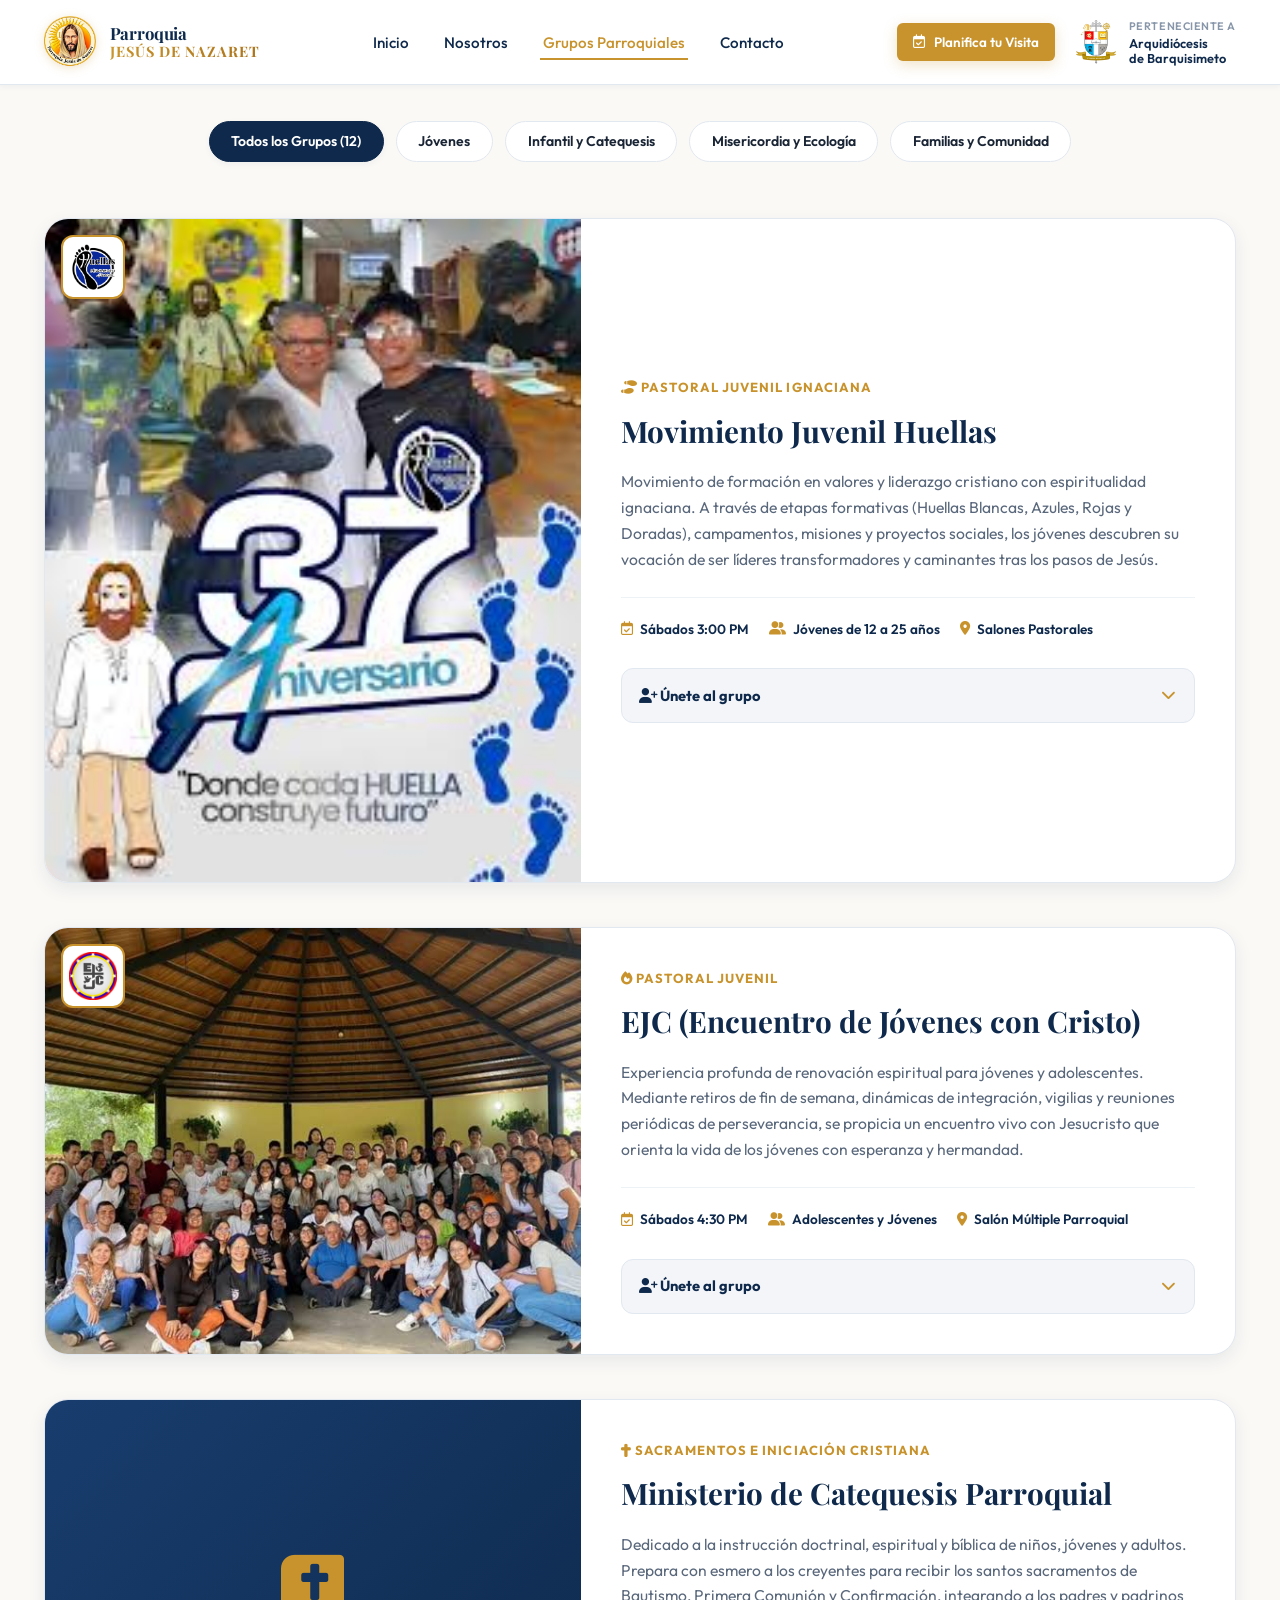
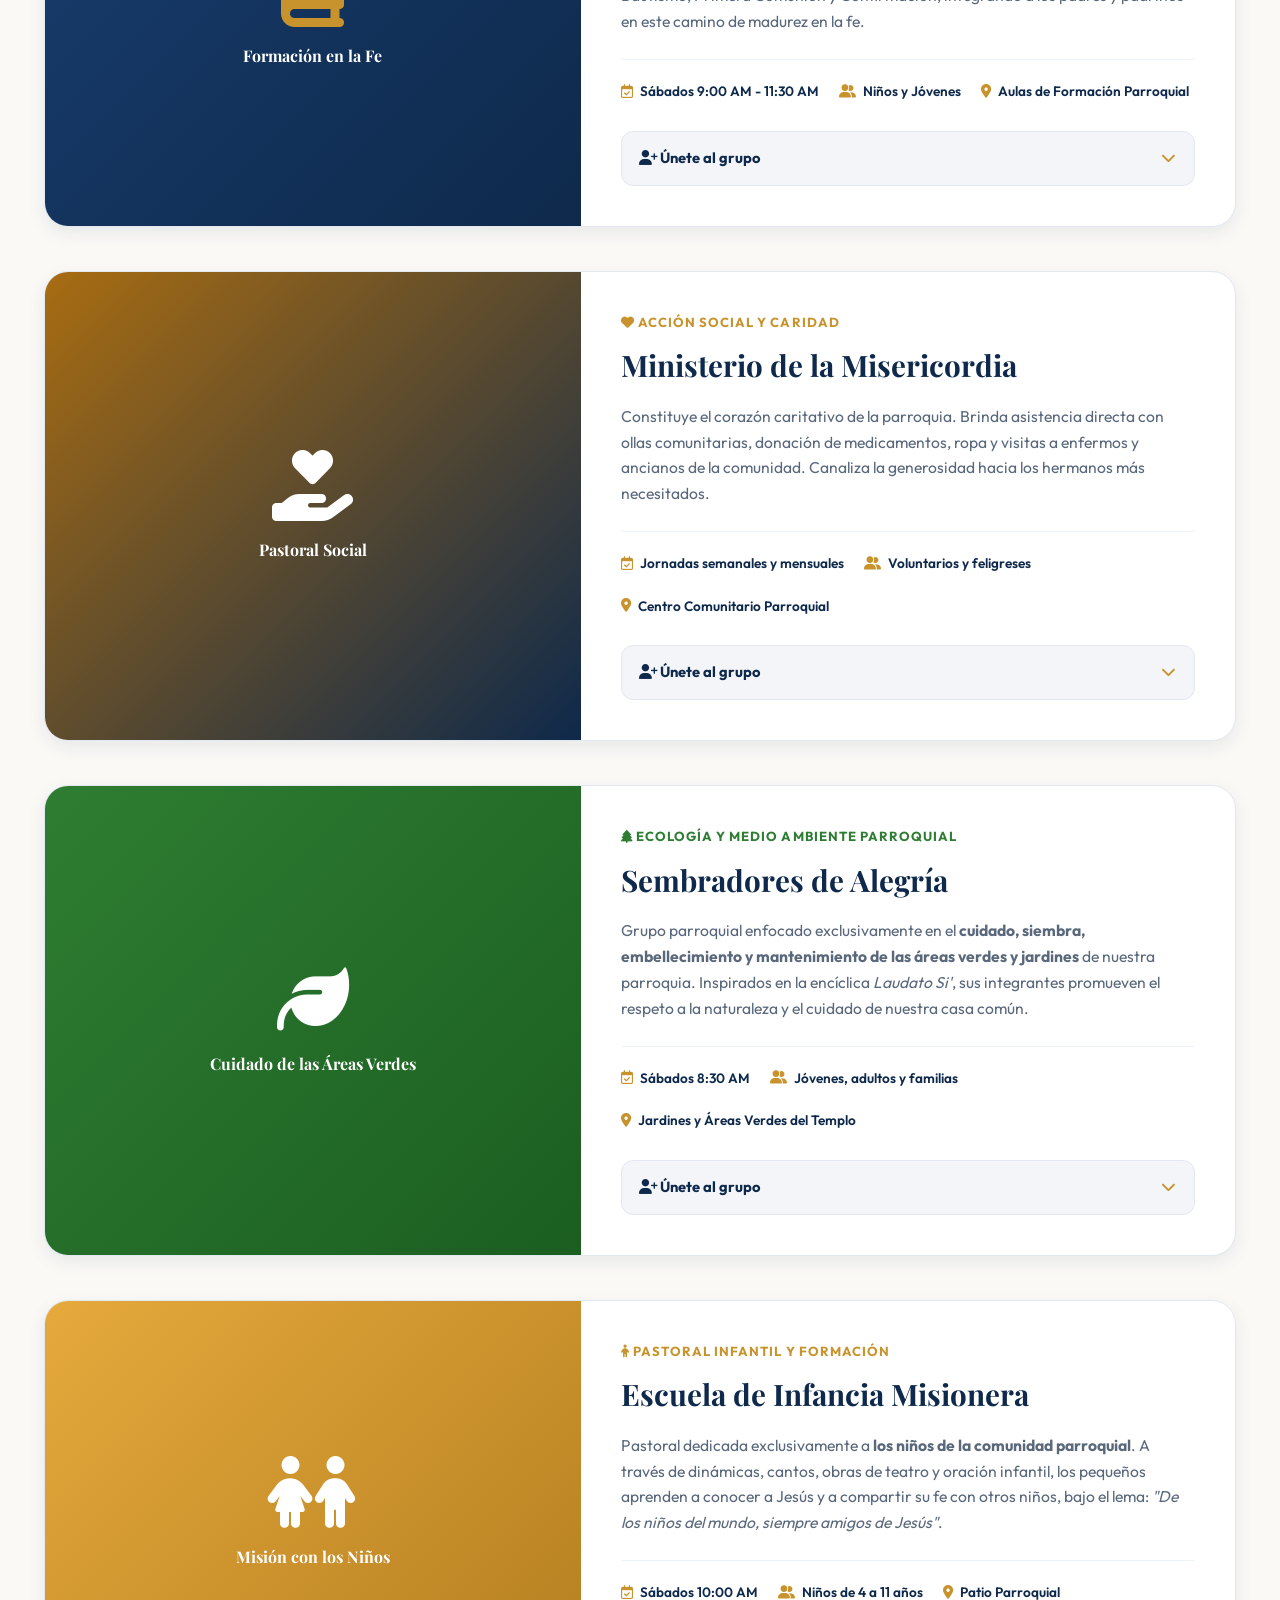
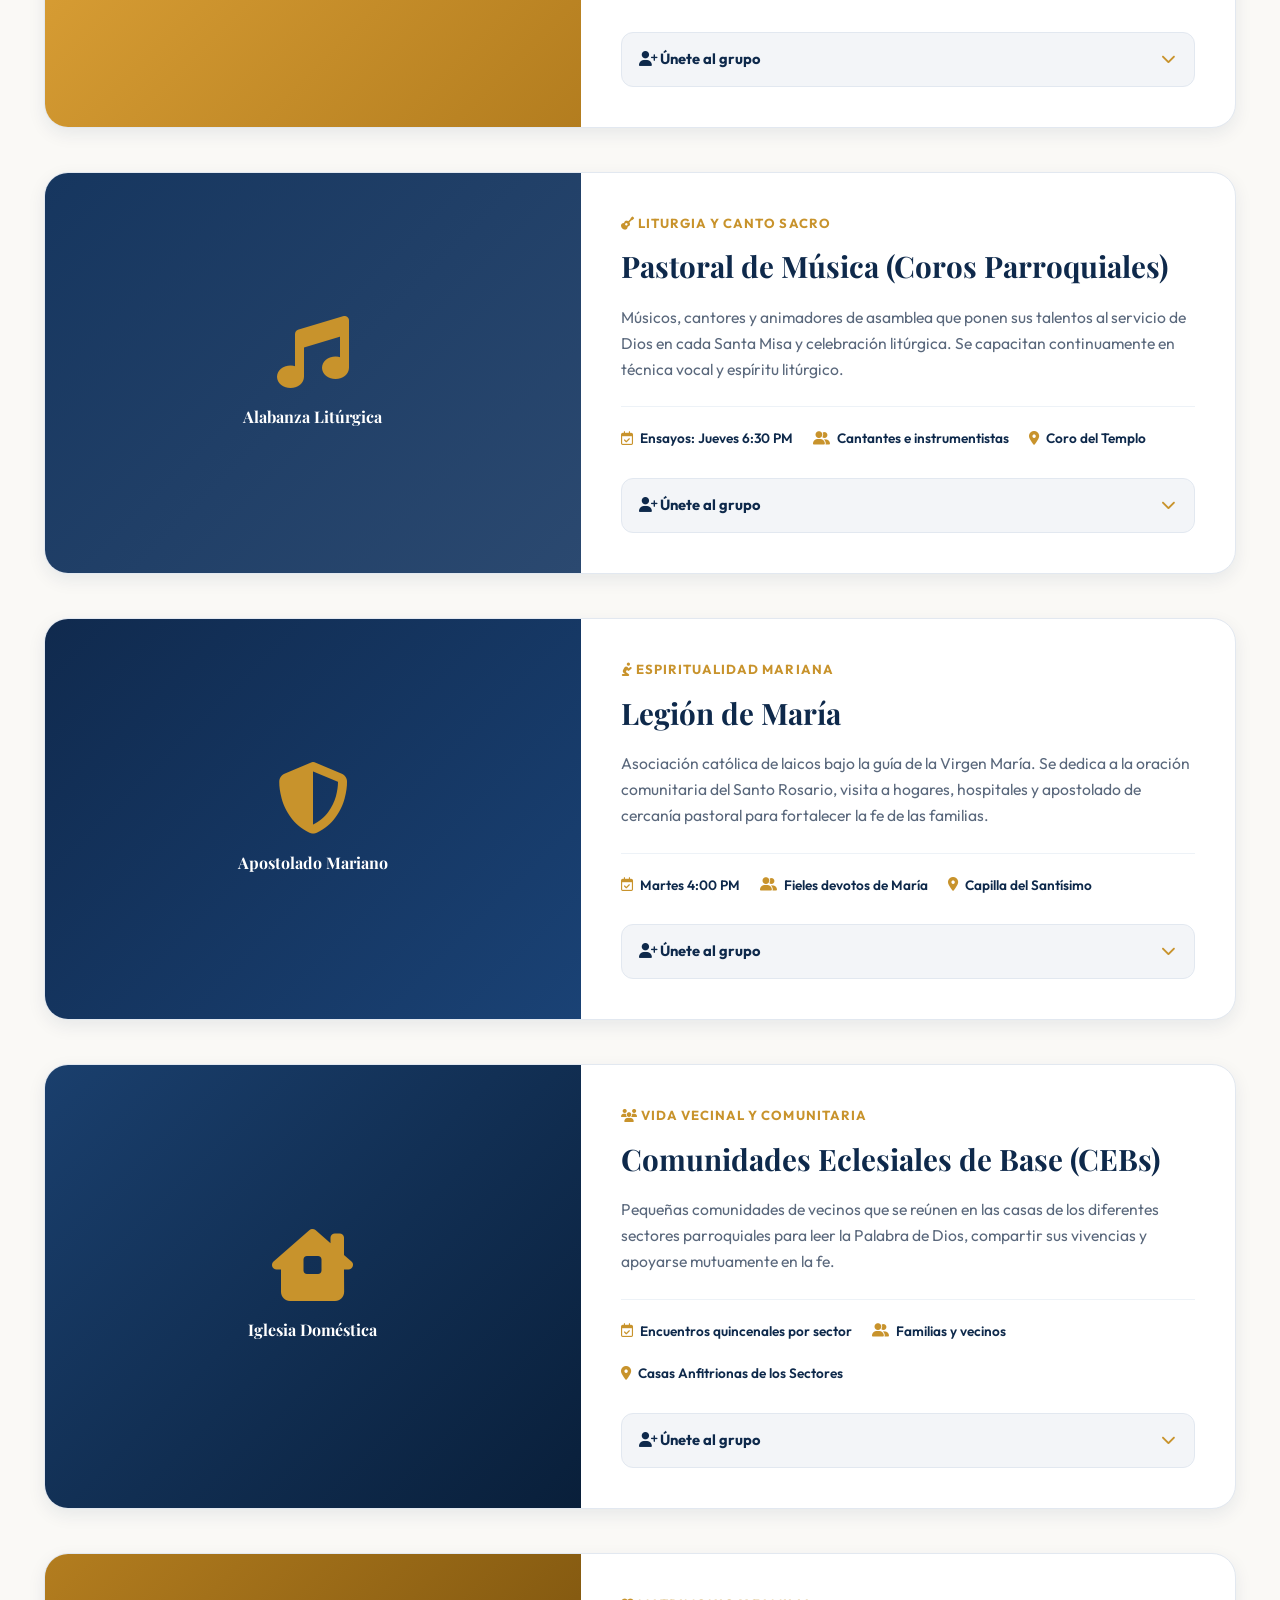
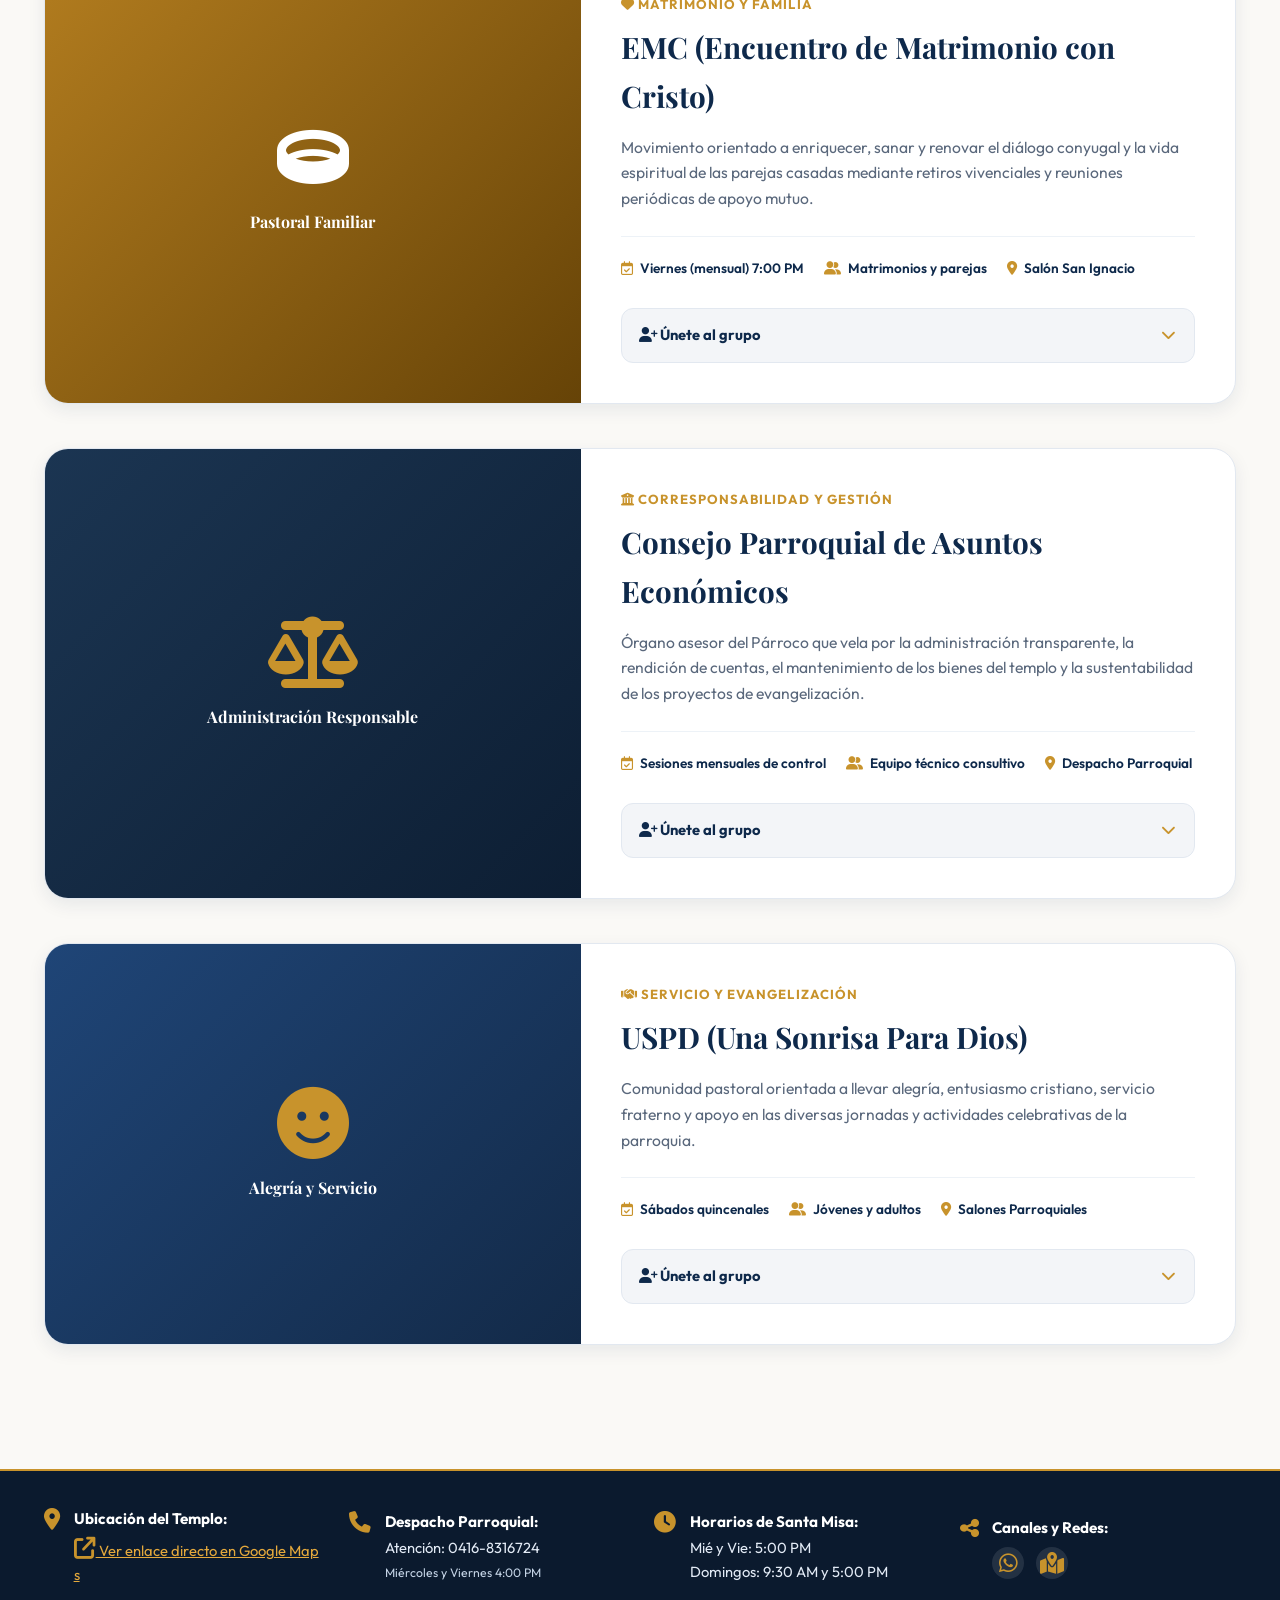
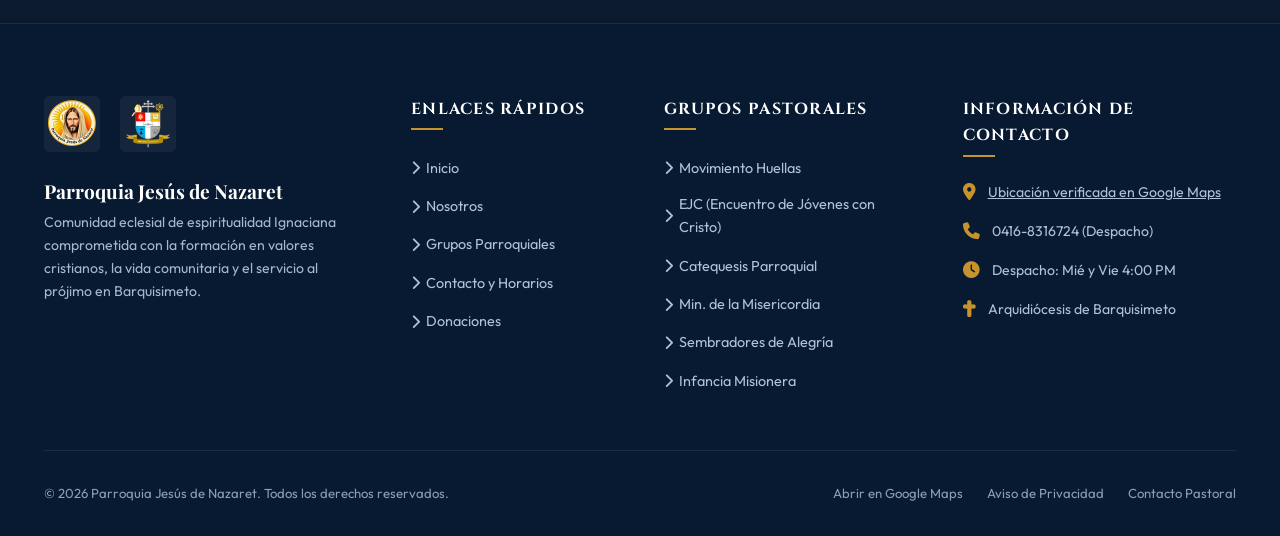
<file: grupos.html>
<!DOCTYPE html>
<html lang="es">
<head>
  <meta charset="UTF-8">
  <meta name="viewport" content="width=device-width, initial-scale=1.0, maximum-scale=5.0">
  <title>Grupos Parroquiales | Parroquia Jesús de Nazaret</title>
  <meta name="description" content="Conoce los 12 grupos parroquiales y pastorales de la Parroquia Jesús de Nazaret: Huellas, EJC, Catequesis, Misericordia, Música, Sembradores de Alegría e Infancia Misionera.">
  <link rel="icon" type="image/png" href="assets/images/logo-parroquia.png">

  <!-- Fuentes Tipográficas Google Fonts -->
  <link rel="preconnect" href="https://fonts.googleapis.com">
  <link rel="preconnect" href="https://fonts.gstatic.com" crossorigin>
  <link href="https://fonts.googleapis.com/css2?family=Cinzel:wght@500;600;700;800&family=Outfit:wght@300;400;500;600;700&family=Playfair+Display:ital,wght@0,500;0,600;0,700;1,400&display=swap" rel="stylesheet">

  <!-- Font Awesome Icons -->
  <link rel="stylesheet" href="https://cdnjs.cloudflare.com/ajax/libs/font-awesome/6.5.1/css/all.min.css">

  <!-- Hoja de Estilos -->
  <link rel="stylesheet" href="css/styles.css?v=20261114n">
</head>
<body>

  <a class="skip-link" href="#main-content">Saltar al contenido</a>

  <!-- ==================== HEADER INSTITUCIONAL (DOBLE LOGO EN ESQUINAS) ==================== -->
  <header class="site-header">
    <div class="container">
      <!-- Esquina Izquierda: Logo Parroquia -->
      <a href="index.html" class="header-brand-parroquia" title="Ir a Inicio - Parroquia Jesús de Nazaret">
        <img src="assets/images/logo-parroquia.webp" alt="Emblema Dorado Parroquia Jesús de Nazaret" class="brand-logo-img" loading="eager">
        <div class="brand-text-block">
          <span class="brand-title"><span class="brand-linea">Parroquia</span><span class="brand-acento">Jesús de Nazaret</span></span>
        </div>
      </a>

      <!-- Centro: Navegación Principal -->
      <nav class="main-navigation" id="main-navigation" aria-label="Menú Principal">
        <div class="mobile-drawer-header">
          <div style="display: flex; align-items: center; gap: 0.75rem;">
            <img src="assets/images/logo-parroquia.webp" alt="Logo Parroquia">
            <div>
              <strong style="color: var(--color-primary); font-size: 0.95rem; display: block;">Parroquia <span class="brand-acento">Jesús de Nazaret</span></strong>
              <span style="color: var(--color-secondary); font-size: 0.75rem; text-transform: uppercase;">Arquidiócesis de Barquisimeto</span>
            </div>
          </div>
          <img src="assets/images/logo-arquidiocesis.png" alt="Logo Arquidiócesis">
          <button type="button" class="mobile-nav-close" aria-label="Cerrar menú de navegación">
            <i class="fa-solid fa-xmark"></i>
          </button>
        </div>

        <ul class="nav-menu">
          <li><a href="index.html" class="nav-link">Inicio</a></li>
          <li><a href="nosotros.html" class="nav-link">Nosotros</a></li>
          <li><a href="grupos.html" class="nav-link active" aria-current="page">Grupos Parroquiales</a></li>
          <li><a href="contacto.html" class="nav-link">Contacto</a></li>
        </ul>
      </nav>

      <!-- Esquina Derecha: Logo Arquidiócesis y Botón de Acción -->
      <div class="header-brand-arquidiocesis">
        <a href="contacto.html" class="btn btn-primary btn-sm d-none-mobile">
          <i class="fa-regular fa-calendar-check"></i> Planifica tu Visita
        </a>
        <a href="https://arquidiocesisdebarquisimeto.org/" target="_blank" rel="noopener noreferrer" class="arquidiocesis-seal" title="Arquidiócesis de Barquisimeto">
          <img src="assets/images/logo-arquidiocesis.png" alt="Logo de la Arquidiócesis de Barquisimeto" class="arquidiocesis-logo-img" loading="eager">
          <div class="arquidiocesis-info">
            <span class="arquidiocesis-label">Perteneciente a</span>
            <span class="arquidiocesis-name">Arquidiócesis<br>de Barquisimeto</span>
          </div>
        </a>
        <button class="mobile-nav-toggle" aria-label="Abrir menú de navegación" aria-expanded="false" aria-controls="main-navigation">
          <i class="fa-solid fa-bars"></i>
        </button>
      </div>
    </div>
  </header>

  <main id="main-content">
    <h1 class="visually-hidden" style="position:absolute;width:1px;height:1px;padding:0;margin:-1px;overflow:hidden;clip:rect(0 0 0 0);white-space:nowrap;border:0;">Grupos Parroquiales</h1>

    <!-- ==================== FILTROS Y LISTA DE GRUPOS ==================== -->
    <section style="padding: 2.25rem 0 5rem; background-color: var(--color-bg);">
      <div class="container">
        
        <!-- Barra de Filtros -->
        <div class="groups-filter-bar" role="group" aria-label="Filtrar grupos pastorales">
          <button class="filter-btn active" data-filter="all" aria-pressed="true">Todos los Grupos (12)</button>
          <button class="filter-btn" data-filter="jovenes" aria-pressed="false">Jóvenes</button>
          <button class="filter-btn" data-filter="ninos" aria-pressed="false">Infantil y Catequesis</button>
          <button class="filter-btn" data-filter="caridad" aria-pressed="false">Misericordia y Ecología</button>
          <button class="filter-btn" data-filter="adultos" aria-pressed="false">Familias y Comunidad</button>
        </div>

        <!-- ==================== TARJETAS DETALLADAS ==================== -->
        <!--
          DATOS EDITABLES: cuando la parroquia autorice los nombres y teléfonos
          personales de los demás coordinadores, reemplaza el texto de "Coordinación"
          y el número de contacto dentro de cada <details class="group-join-details">.
          Replica el cambio en coordinadoresData de js/main.js.
        -->

        <!-- 1. HUELLAS -->
        <article class="group-detailed-card" id="huellas" data-category="jovenes">
          <div class="group-detailed-media">
            <img src="assets/images/huellas-aniversario.jpg" alt="Celebración del Movimiento Huellas Parroquia Jesús de Nazaret" loading="eager">
            <div class="group-logo-badge">
              <img src="assets/images/huellas-logo.png" alt="Logo de Huellas">
            </div>
          </div>
          <div class="group-detailed-body">
            <span class="group-category"><i class="fa-solid fa-shoe-prints"></i> Pastoral Juvenil Ignaciana</span>
            <h3>Movimiento Juvenil Huellas</h3>
            <p>
              Movimiento de formación en valores y liderazgo cristiano con espiritualidad ignaciana. A través de etapas formativas (Huellas Blancas, Azules, Rojas y Doradas), campamentos, misiones y proyectos sociales, los jóvenes descubren su vocación de ser líderes transformadores y caminantes tras los pasos de Jesús.
            </p>
            <div class="group-meta-tags">
              <div class="group-meta-item"><i class="fa-regular fa-calendar-check"></i> Sábados 3:00 PM</div>
              <div class="group-meta-item"><i class="fa-solid fa-user-group"></i> Jóvenes de 12 a 25 años</div>
              <div class="group-meta-item"><i class="fa-solid fa-location-dot"></i> Salones Pastorales</div>
            </div>
            <details class="group-join-details">
              <summary>
                <span><i class="fa-solid fa-user-plus"></i> Únete al grupo</span>
                <i class="fa-solid fa-chevron-down join-chevron" aria-hidden="true"></i>
              </summary>
              <div class="group-join-content">
                <p class="group-join-intro">Para integrarte, este es el contacto del grupo:</p>
                <div class="group-join-row">
                  <span class="group-join-label">Coordinador</span>
                  <span class="group-join-value">César Meléndez</span>
                </div>
                <div class="group-join-row">
                  <span class="group-join-label">Teléfono / WhatsApp</span>
                  <a class="group-join-value" href="https://wa.me/584145657512?text=Hola%2C%20deseo%20unirme%20al%20grupo%20pastoral%20Movimiento%20Juvenil%20Huellas.%20%C2%BFMe%20pueden%20dar%20m%C3%A1s%20informaci%C3%B3n%3F" target="_blank" rel="noopener noreferrer">0414-5657512</a>
                </div>
                <div class="group-join-row">
                  <span class="group-join-label">Encuentro</span>
                  <span class="group-join-value">Sábados 3:00 PM</span>
                </div>
                <div class="group-join-row">
                  <span class="group-join-label">Lugar</span>
                  <span class="group-join-value">Salones Pastorales</span>
                </div>
                <div class="group-join-actions">
                  <a href="https://wa.me/584145657512?text=Hola%2C%20deseo%20unirme%20al%20grupo%20pastoral%20Movimiento%20Juvenil%20Huellas.%20%C2%BFMe%20pueden%20dar%20m%C3%A1s%20informaci%C3%B3n%3F" target="_blank" rel="noopener noreferrer" class="btn btn-primary btn-sm">
                    <i class="fa-brands fa-whatsapp"></i> Quiero unirme
                  </a>
                  <a href="contacto.html#directorio-coordinadores" class="btn btn-outline btn-sm">
                    <i class="fa-solid fa-user-tie"></i> Ver directorio
                  </a>
                </div>
                <p class="group-join-note">Puedes escribir directamente al coordinador por WhatsApp.</p>
              </div>
            </details>
          </div>
        </article>

        <!-- 2. EJC -->
        <article class="group-detailed-card" id="ejc" data-category="jovenes">
          <div class="group-detailed-media">
            <img src="assets/images/ejc-foto.jpg" alt="Jóvenes de EJC Parroquia Jesús de Nazaret" loading="eager">
            <div class="group-logo-badge">
              <img src="assets/images/ejc-logo.jpg" alt="Logo de EJC">
            </div>
          </div>
          <div class="group-detailed-body">
            <span class="group-category"><i class="fa-solid fa-fire"></i> Pastoral Juvenil</span>
            <h3>EJC (Encuentro de Jóvenes con Cristo)</h3>
            <p>
              Experiencia profunda de renovación espiritual para jóvenes y adolescentes. Mediante retiros de fin de semana, dinámicas de integración, vigilias y reuniones periódicas de perseverancia, se propicia un encuentro vivo con Jesucristo que orienta la vida de los jóvenes con esperanza y hermandad.
            </p>
            <div class="group-meta-tags">
              <div class="group-meta-item"><i class="fa-regular fa-calendar-check"></i> Sábados 4:30 PM</div>
              <div class="group-meta-item"><i class="fa-solid fa-user-group"></i> Adolescentes y Jóvenes</div>
              <div class="group-meta-item"><i class="fa-solid fa-location-dot"></i> Salón Múltiple Parroquial</div>
            </div>
            <details class="group-join-details">
              <summary>
                <span><i class="fa-solid fa-user-plus"></i> Únete al grupo</span>
                <i class="fa-solid fa-chevron-down join-chevron" aria-hidden="true"></i>
              </summary>
              <div class="group-join-content">
                <p class="group-join-intro">Para integrarte, este es el contacto del grupo:</p>
                <div class="group-join-row">
                  <span class="group-join-label">Coordinación</span>
                  <span class="group-join-value">Coordinación Pastoral EJC</span>
                </div>
                <div class="group-join-row">
                  <span class="group-join-label">Teléfono / WhatsApp</span>
                  <a class="group-join-value" href="https://wa.me/584168316724?text=Hola%2C%20deseo%20unirme%20al%20grupo%20pastoral%20EJC%20%28Encuentro%20de%20J%C3%B3venes%20con%20Cristo%29.%20%C2%BFMe%20pueden%20dar%20m%C3%A1s%20informaci%C3%B3n%3F" target="_blank" rel="noopener noreferrer">0416-8316724</a>
                </div>
                <div class="group-join-row">
                  <span class="group-join-label">Encuentro</span>
                  <span class="group-join-value">Sábados 4:30 PM</span>
                </div>
                <div class="group-join-row">
                  <span class="group-join-label">Lugar</span>
                  <span class="group-join-value">Salón Múltiple Parroquial</span>
                </div>
                <div class="group-join-actions">
                  <a href="https://wa.me/584168316724?text=Hola%2C%20deseo%20unirme%20al%20grupo%20pastoral%20EJC%20%28Encuentro%20de%20J%C3%B3venes%20con%20Cristo%29.%20%C2%BFMe%20pueden%20dar%20m%C3%A1s%20informaci%C3%B3n%3F" target="_blank" rel="noopener noreferrer" class="btn btn-primary btn-sm">
                    <i class="fa-brands fa-whatsapp"></i> Quiero unirme
                  </a>
                  <a href="contacto.html#directorio-coordinadores" class="btn btn-outline btn-sm">
                    <i class="fa-solid fa-user-tie"></i> Ver directorio
                  </a>
                </div>
                <p class="group-join-note">La coordinación recibe los mensajes a través del despacho parroquial.</p>
              </div>
            </details>
          </div>
        </article>

        <!-- 3. CATEQUESIS PARROQUIAL -->
        <article class="group-detailed-card" id="catequesis" data-category="ninos">
          <div class="group-detailed-media" style="background: linear-gradient(135deg, #183d6e, #0e294b); display: flex; align-items: center; justify-content: center; text-align: center; padding: 2rem;">
            <div>
              <i class="fa-solid fa-book-bible" style="font-size: 4.5rem; color: var(--color-secondary);"></i>
              <h4 style="color: #ffffff; margin-top: 1rem; font-family: var(--font-heading);">Formación en la Fe</h4>
            </div>
          </div>
          <div class="group-detailed-body">
            <span class="group-category"><i class="fa-solid fa-cross"></i> Sacramentos e Iniciación Cristiana</span>
            <h3>Ministerio de Catequesis Parroquial</h3>
            <p>
              Dedicado a la instrucción doctrinal, espiritual y bíblica de niños, jóvenes y adultos. Prepara con esmero a los creyentes para recibir los santos sacramentos de Bautismo, Primera Comunión y Confirmación, integrando a los padres y padrinos en este camino de madurez en la fe.
            </p>
            <div class="group-meta-tags">
              <div class="group-meta-item"><i class="fa-regular fa-calendar-check"></i> Sábados 9:00 AM - 11:30 AM</div>
              <div class="group-meta-item"><i class="fa-solid fa-user-group"></i> Niños y Jóvenes</div>
              <div class="group-meta-item"><i class="fa-solid fa-location-dot"></i> Aulas de Formación Parroquial</div>
            </div>
            <details class="group-join-details">
              <summary>
                <span><i class="fa-solid fa-user-plus"></i> Únete al grupo</span>
                <i class="fa-solid fa-chevron-down join-chevron" aria-hidden="true"></i>
              </summary>
              <div class="group-join-content">
                <p class="group-join-intro">Para integrarte, este es el contacto del grupo:</p>
                <div class="group-join-row">
                  <span class="group-join-label">Coordinación</span>
                  <span class="group-join-value">Coordinación de Catequistas Parroquiales</span>
                </div>
                <div class="group-join-row">
                  <span class="group-join-label">Teléfono / WhatsApp</span>
                  <a class="group-join-value" href="https://wa.me/584168316724?text=Hola%2C%20deseo%20unirme%20al%20grupo%20pastoral%20Ministerio%20de%20Catequesis%20Parroquial.%20%C2%BFMe%20pueden%20dar%20m%C3%A1s%20informaci%C3%B3n%3F" target="_blank" rel="noopener noreferrer">0416-8316724</a>
                </div>
                <div class="group-join-row">
                  <span class="group-join-label">Encuentro</span>
                  <span class="group-join-value">Sábados 9:00 AM - 11:30 AM</span>
                </div>
                <div class="group-join-row">
                  <span class="group-join-label">Lugar</span>
                  <span class="group-join-value">Aulas de Formación Parroquial</span>
                </div>
                <div class="group-join-actions">
                  <a href="https://wa.me/584168316724?text=Hola%2C%20deseo%20unirme%20al%20grupo%20pastoral%20Ministerio%20de%20Catequesis%20Parroquial.%20%C2%BFMe%20pueden%20dar%20m%C3%A1s%20informaci%C3%B3n%3F" target="_blank" rel="noopener noreferrer" class="btn btn-primary btn-sm">
                    <i class="fa-brands fa-whatsapp"></i> Quiero unirme
                  </a>
                  <a href="contacto.html#directorio-coordinadores" class="btn btn-outline btn-sm">
                    <i class="fa-solid fa-user-tie"></i> Ver directorio
                  </a>
                </div>
                <p class="group-join-note">La coordinación recibe los mensajes a través del despacho parroquial.</p>
              </div>
            </details>
          </div>
        </article>

        <!-- 4. MINISTERIO DE LA MISERICORDIA -->
        <article class="group-detailed-card" id="misericordia" data-category="caridad">
          <div class="group-detailed-media" style="background: linear-gradient(135deg, #a86c12, #0e294b); display: flex; align-items: center; justify-content: center; text-align: center; padding: 2rem;">
            <div>
              <i class="fa-solid fa-hand-holding-heart" style="font-size: 4.5rem; color: #ffffff;"></i>
              <h4 style="color: #ffffff; margin-top: 1rem; font-family: var(--font-heading);">Pastoral Social</h4>
            </div>
          </div>
          <div class="group-detailed-body">
            <span class="group-category"><i class="fa-solid fa-heart"></i> Acción Social y Caridad</span>
            <h3>Ministerio de la Misericordia</h3>
            <p>
              Constituye el corazón caritativo de la parroquia. Brinda asistencia directa con ollas comunitarias, donación de medicamentos, ropa y visitas a enfermos y ancianos de la comunidad. Canaliza la generosidad hacia los hermanos más necesitados.
            </p>
            <div class="group-meta-tags">
              <div class="group-meta-item"><i class="fa-regular fa-calendar-check"></i> Jornadas semanales y mensuales</div>
              <div class="group-meta-item"><i class="fa-solid fa-user-group"></i> Voluntarios y feligreses</div>
              <div class="group-meta-item"><i class="fa-solid fa-location-dot"></i> Centro Comunitario Parroquial</div>
            </div>
            <details class="group-join-details">
              <summary>
                <span><i class="fa-solid fa-user-plus"></i> Únete al grupo</span>
                <i class="fa-solid fa-chevron-down join-chevron" aria-hidden="true"></i>
              </summary>
              <div class="group-join-content">
                <p class="group-join-intro">Para integrarte, este es el contacto del grupo:</p>
                <div class="group-join-row">
                  <span class="group-join-label">Coordinación</span>
                  <span class="group-join-value">Equipo de Pastoral Social</span>
                </div>
                <div class="group-join-row">
                  <span class="group-join-label">Teléfono / WhatsApp</span>
                  <a class="group-join-value" href="https://wa.me/584168316724?text=Hola%2C%20deseo%20unirme%20al%20grupo%20pastoral%20Ministerio%20de%20la%20Misericordia.%20%C2%BFMe%20pueden%20dar%20m%C3%A1s%20informaci%C3%B3n%3F" target="_blank" rel="noopener noreferrer">0416-8316724</a>
                </div>
                <div class="group-join-row">
                  <span class="group-join-label">Encuentro</span>
                  <span class="group-join-value">Jornadas semanales y mensuales</span>
                </div>
                <div class="group-join-row">
                  <span class="group-join-label">Lugar</span>
                  <span class="group-join-value">Centro Comunitario Parroquial</span>
                </div>
                <div class="group-join-actions">
                  <a href="https://wa.me/584168316724?text=Hola%2C%20deseo%20unirme%20al%20grupo%20pastoral%20Ministerio%20de%20la%20Misericordia.%20%C2%BFMe%20pueden%20dar%20m%C3%A1s%20informaci%C3%B3n%3F" target="_blank" rel="noopener noreferrer" class="btn btn-primary btn-sm">
                    <i class="fa-brands fa-whatsapp"></i> Quiero unirme
                  </a>
                  <a href="contacto.html#directorio-coordinadores" class="btn btn-outline btn-sm">
                    <i class="fa-solid fa-user-tie"></i> Ver directorio
                  </a>
                </div>
                <p class="group-join-note">La coordinación recibe los mensajes a través del despacho parroquial.</p>
              </div>
            </details>
          </div>
        </article>

        <!-- 5. SEMBRADORES DE ALEGRÍA (ÁREAS VERDES Y ECOLOGÍA) -->
        <article class="group-detailed-card" id="sembradores" data-category="caridad">
          <div class="group-detailed-media" style="background: linear-gradient(135deg, #2e7d32, #1b5e20); display: flex; align-items: center; justify-content: center; text-align: center; padding: 2rem;">
            <div>
              <i class="fa-solid fa-leaf" style="font-size: 4.5rem; color: #ffffff;"></i>
              <h4 style="color: #ffffff; margin-top: 1rem; font-family: var(--font-heading);">Cuidado de las Áreas Verdes</h4>
            </div>
          </div>
          <div class="group-detailed-body">
            <span class="group-category" style="color: #2e7d32;"><i class="fa-solid fa-tree"></i> Ecología y Medio Ambiente Parroquial</span>
            <h3>Sembradores de Alegría</h3>
            <p>
              Grupo parroquial enfocado exclusivamente en el <strong>cuidado, siembra, embellecimiento y mantenimiento de las áreas verdes y jardines</strong> de nuestra parroquia. Inspirados en la encíclica <em>Laudato Si'</em>, sus integrantes promueven el respeto a la naturaleza y el cuidado de nuestra casa común.
            </p>
            <div class="group-meta-tags">
              <div class="group-meta-item"><i class="fa-regular fa-calendar-check"></i> Sábados 8:30 AM</div>
              <div class="group-meta-item"><i class="fa-solid fa-user-group"></i> Jóvenes, adultos y familias</div>
              <div class="group-meta-item"><i class="fa-solid fa-location-dot"></i> Jardines y Áreas Verdes del Templo</div>
            </div>
            <details class="group-join-details">
              <summary>
                <span><i class="fa-solid fa-user-plus"></i> Únete al grupo</span>
                <i class="fa-solid fa-chevron-down join-chevron" aria-hidden="true"></i>
              </summary>
              <div class="group-join-content">
                <p class="group-join-intro">Para integrarte, este es el contacto del grupo:</p>
                <div class="group-join-row">
                  <span class="group-join-label">Coordinación</span>
                  <span class="group-join-value">Coordinación de Ecología Parroquial</span>
                </div>
                <div class="group-join-row">
                  <span class="group-join-label">Teléfono / WhatsApp</span>
                  <a class="group-join-value" href="https://wa.me/584168316724?text=Hola%2C%20deseo%20unirme%20al%20grupo%20pastoral%20Sembradores%20de%20Alegr%C3%ADa.%20%C2%BFMe%20pueden%20dar%20m%C3%A1s%20informaci%C3%B3n%3F" target="_blank" rel="noopener noreferrer">0416-8316724</a>
                </div>
                <div class="group-join-row">
                  <span class="group-join-label">Encuentro</span>
                  <span class="group-join-value">Sábados 8:30 AM</span>
                </div>
                <div class="group-join-row">
                  <span class="group-join-label">Lugar</span>
                  <span class="group-join-value">Jardines y Áreas Verdes del Templo</span>
                </div>
                <div class="group-join-actions">
                  <a href="https://wa.me/584168316724?text=Hola%2C%20deseo%20unirme%20al%20grupo%20pastoral%20Sembradores%20de%20Alegr%C3%ADa.%20%C2%BFMe%20pueden%20dar%20m%C3%A1s%20informaci%C3%B3n%3F" target="_blank" rel="noopener noreferrer" class="btn btn-primary btn-sm">
                    <i class="fa-brands fa-whatsapp"></i> Quiero unirme
                  </a>
                  <a href="contacto.html#directorio-coordinadores" class="btn btn-outline btn-sm">
                    <i class="fa-solid fa-user-tie"></i> Ver directorio
                  </a>
                </div>
                <p class="group-join-note">La coordinación recibe los mensajes a través del despacho parroquial.</p>
              </div>
            </details>
          </div>
        </article>

        <!-- 6. ESCUELA DE INFANCIA MISIONERA (NIÑOS) -->
        <article class="group-detailed-card" id="infancia" data-category="ninos">
          <div class="group-detailed-media" style="background: linear-gradient(135deg, #e5a93c, #b37d1f); display: flex; align-items: center; justify-content: center; text-align: center; padding: 2rem;">
            <div>
              <i class="fa-solid fa-children" style="font-size: 4.5rem; color: #ffffff;"></i>
              <h4 style="color: #ffffff; margin-top: 1rem; font-family: var(--font-heading);">Misión con los Niños</h4>
            </div>
          </div>
          <div class="group-detailed-body">
            <span class="group-category"><i class="fa-solid fa-child"></i> Pastoral Infantil y Formación</span>
            <h3>Escuela de Infancia Misionera</h3>
            <p>
              Pastoral dedicada exclusivamente a <strong>los niños de la comunidad parroquial</strong>. A través de dinámicas, cantos, obras de teatro y oración infantil, los pequeños aprenden a conocer a Jesús y a compartir su fe con otros niños, bajo el lema: <em>"De los niños del mundo, siempre amigos de Jesús"</em>.
            </p>
            <div class="group-meta-tags">
              <div class="group-meta-item"><i class="fa-regular fa-calendar-check"></i> Sábados 10:00 AM</div>
              <div class="group-meta-item"><i class="fa-solid fa-user-group"></i> Niños de 4 a 11 años</div>
              <div class="group-meta-item"><i class="fa-solid fa-location-dot"></i> Patio Parroquial</div>
            </div>
            <details class="group-join-details">
              <summary>
                <span><i class="fa-solid fa-user-plus"></i> Únete al grupo</span>
                <i class="fa-solid fa-chevron-down join-chevron" aria-hidden="true"></i>
              </summary>
              <div class="group-join-content">
                <p class="group-join-intro">Para integrarte, este es el contacto del grupo:</p>
                <div class="group-join-row">
                  <span class="group-join-label">Coordinación</span>
                  <span class="group-join-value">Equipo de Formación de Infancia Misionera</span>
                </div>
                <div class="group-join-row">
                  <span class="group-join-label">Teléfono / WhatsApp</span>
                  <a class="group-join-value" href="https://wa.me/584168316724?text=Hola%2C%20deseo%20unirme%20al%20grupo%20pastoral%20Escuela%20de%20Infancia%20Misionera.%20%C2%BFMe%20pueden%20dar%20m%C3%A1s%20informaci%C3%B3n%3F" target="_blank" rel="noopener noreferrer">0416-8316724</a>
                </div>
                <div class="group-join-row">
                  <span class="group-join-label">Encuentro</span>
                  <span class="group-join-value">Sábados 10:00 AM</span>
                </div>
                <div class="group-join-row">
                  <span class="group-join-label">Lugar</span>
                  <span class="group-join-value">Patio Parroquial</span>
                </div>
                <div class="group-join-actions">
                  <a href="https://wa.me/584168316724?text=Hola%2C%20deseo%20unirme%20al%20grupo%20pastoral%20Escuela%20de%20Infancia%20Misionera.%20%C2%BFMe%20pueden%20dar%20m%C3%A1s%20informaci%C3%B3n%3F" target="_blank" rel="noopener noreferrer" class="btn btn-primary btn-sm">
                    <i class="fa-brands fa-whatsapp"></i> Quiero unirme
                  </a>
                  <a href="contacto.html#directorio-coordinadores" class="btn btn-outline btn-sm">
                    <i class="fa-solid fa-user-tie"></i> Ver directorio
                  </a>
                </div>
                <p class="group-join-note">La coordinación recibe los mensajes a través del despacho parroquial.</p>
              </div>
            </details>
          </div>
        </article>

        <!-- 7. PASTORAL DE MÚSICA -->
        <article class="group-detailed-card" id="musica" data-category="adultos">
          <div class="group-detailed-media" style="background: linear-gradient(135deg, #16365f, #2b4970); display: flex; align-items: center; justify-content: center; text-align: center; padding: 2rem;">
            <div>
              <i class="fa-solid fa-music" style="font-size: 4.5rem; color: var(--color-secondary);"></i>
              <h4 style="color: #ffffff; margin-top: 1rem; font-family: var(--font-heading);">Alabanza Litúrgica</h4>
            </div>
          </div>
          <div class="group-detailed-body">
            <span class="group-category"><i class="fa-solid fa-guitar"></i> Liturgia y Canto Sacro</span>
            <h3>Pastoral de Música (Coros Parroquiales)</h3>
            <p>
              Músicos, cantores y animadores de asamblea que ponen sus talentos al servicio de Dios en cada Santa Misa y celebración litúrgica. Se capacitan continuamente en técnica vocal y espíritu litúrgico.
            </p>
            <div class="group-meta-tags">
              <div class="group-meta-item"><i class="fa-regular fa-calendar-check"></i> Ensayos: Jueves 6:30 PM</div>
              <div class="group-meta-item"><i class="fa-solid fa-user-group"></i> Cantantes e instrumentistas</div>
              <div class="group-meta-item"><i class="fa-solid fa-location-dot"></i> Coro del Templo</div>
            </div>
            <details class="group-join-details">
              <summary>
                <span><i class="fa-solid fa-user-plus"></i> Únete al grupo</span>
                <i class="fa-solid fa-chevron-down join-chevron" aria-hidden="true"></i>
              </summary>
              <div class="group-join-content">
                <p class="group-join-intro">Para integrarte, este es el contacto del grupo:</p>
                <div class="group-join-row">
                  <span class="group-join-label">Coordinación</span>
                  <span class="group-join-value">Dirección de Coros Litúrgicos</span>
                </div>
                <div class="group-join-row">
                  <span class="group-join-label">Teléfono / WhatsApp</span>
                  <a class="group-join-value" href="https://wa.me/584168316724?text=Hola%2C%20deseo%20unirme%20al%20grupo%20pastoral%20Pastoral%20de%20M%C3%BAsica%20%28Coros%20Parroquiales%29.%20%C2%BFMe%20pueden%20dar%20m%C3%A1s%20informaci%C3%B3n%3F" target="_blank" rel="noopener noreferrer">0416-8316724</a>
                </div>
                <div class="group-join-row">
                  <span class="group-join-label">Encuentro</span>
                  <span class="group-join-value">Jueves 6:30 PM</span>
                </div>
                <div class="group-join-row">
                  <span class="group-join-label">Lugar</span>
                  <span class="group-join-value">Coro del Templo</span>
                </div>
                <div class="group-join-actions">
                  <a href="https://wa.me/584168316724?text=Hola%2C%20deseo%20unirme%20al%20grupo%20pastoral%20Pastoral%20de%20M%C3%BAsica%20%28Coros%20Parroquiales%29.%20%C2%BFMe%20pueden%20dar%20m%C3%A1s%20informaci%C3%B3n%3F" target="_blank" rel="noopener noreferrer" class="btn btn-primary btn-sm">
                    <i class="fa-brands fa-whatsapp"></i> Quiero unirme
                  </a>
                  <a href="contacto.html#directorio-coordinadores" class="btn btn-outline btn-sm">
                    <i class="fa-solid fa-user-tie"></i> Ver directorio
                  </a>
                </div>
                <p class="group-join-note">La coordinación recibe los mensajes a través del despacho parroquial.</p>
              </div>
            </details>
          </div>
        </article>

        <!-- 8. LEGIÓN DE MARÍA -->
        <article class="group-detailed-card" id="legion" data-category="adultos">
          <div class="group-detailed-media" style="background: linear-gradient(135deg, #102a4e, #1a4275); display: flex; align-items: center; justify-content: center; text-align: center; padding: 2rem;">
            <div>
              <i class="fa-solid fa-shield-halved" style="font-size: 4.5rem; color: var(--color-secondary);"></i>
              <h4 style="color: #ffffff; margin-top: 1rem; font-family: var(--font-heading);">Apostolado Mariano</h4>
            </div>
          </div>
          <div class="group-detailed-body">
            <span class="group-category"><i class="fa-solid fa-person-praying"></i> Espiritualidad Mariana</span>
            <h3>Legión de María</h3>
            <p>
              Asociación católica de laicos bajo la guía de la Virgen María. Se dedica a la oración comunitaria del Santo Rosario, visita a hogares, hospitales y apostolado de cercanía pastoral para fortalecer la fe de las familias.
            </p>
            <div class="group-meta-tags">
              <div class="group-meta-item"><i class="fa-regular fa-calendar-check"></i> Martes 4:00 PM</div>
              <div class="group-meta-item"><i class="fa-solid fa-user-group"></i> Fieles devotos de María</div>
              <div class="group-meta-item"><i class="fa-solid fa-location-dot"></i> Capilla del Santísimo</div>
            </div>
            <details class="group-join-details">
              <summary>
                <span><i class="fa-solid fa-user-plus"></i> Únete al grupo</span>
                <i class="fa-solid fa-chevron-down join-chevron" aria-hidden="true"></i>
              </summary>
              <div class="group-join-content">
                <p class="group-join-intro">Para integrarte, este es el contacto del grupo:</p>
                <div class="group-join-row">
                  <span class="group-join-label">Coordinación</span>
                  <span class="group-join-value">Presidium Parroquial</span>
                </div>
                <div class="group-join-row">
                  <span class="group-join-label">Teléfono / WhatsApp</span>
                  <a class="group-join-value" href="https://wa.me/584168316724?text=Hola%2C%20deseo%20unirme%20al%20grupo%20pastoral%20Legi%C3%B3n%20de%20Mar%C3%ADa.%20%C2%BFMe%20pueden%20dar%20m%C3%A1s%20informaci%C3%B3n%3F" target="_blank" rel="noopener noreferrer">0416-8316724</a>
                </div>
                <div class="group-join-row">
                  <span class="group-join-label">Encuentro</span>
                  <span class="group-join-value">Martes 4:00 PM</span>
                </div>
                <div class="group-join-row">
                  <span class="group-join-label">Lugar</span>
                  <span class="group-join-value">Capilla del Santísimo</span>
                </div>
                <div class="group-join-actions">
                  <a href="https://wa.me/584168316724?text=Hola%2C%20deseo%20unirme%20al%20grupo%20pastoral%20Legi%C3%B3n%20de%20Mar%C3%ADa.%20%C2%BFMe%20pueden%20dar%20m%C3%A1s%20informaci%C3%B3n%3F" target="_blank" rel="noopener noreferrer" class="btn btn-primary btn-sm">
                    <i class="fa-brands fa-whatsapp"></i> Quiero unirme
                  </a>
                  <a href="contacto.html#directorio-coordinadores" class="btn btn-outline btn-sm">
                    <i class="fa-solid fa-user-tie"></i> Ver directorio
                  </a>
                </div>
                <p class="group-join-note">La coordinación recibe los mensajes a través del despacho parroquial.</p>
              </div>
            </details>
          </div>
        </article>

        <!-- 9. COMUNIDADES ECLESIALES DE BASE (CEBs) -->
        <article class="group-detailed-card" id="ceb" data-category="adultos">
          <div class="group-detailed-media" style="background: linear-gradient(135deg, #1a3f6d, #091f3a); display: flex; align-items: center; justify-content: center; text-align: center; padding: 2rem;">
            <div>
              <i class="fa-solid fa-house-chimney-window" style="font-size: 4.5rem; color: var(--color-secondary);"></i>
              <h4 style="color: #ffffff; margin-top: 1rem; font-family: var(--font-heading);">Iglesia Doméstica</h4>
            </div>
          </div>
          <div class="group-detailed-body">
            <span class="group-category"><i class="fa-solid fa-users"></i> Vida Vecinal y Comunitaria</span>
            <h3>Comunidades Eclesiales de Base (CEBs)</h3>
            <p>
              Pequeñas comunidades de vecinos que se reúnen en las casas de los diferentes sectores parroquiales para leer la Palabra de Dios, compartir sus vivencias y apoyarse mutuamente en la fe.
            </p>
            <div class="group-meta-tags">
              <div class="group-meta-item"><i class="fa-regular fa-calendar-check"></i> Encuentros quincenales por sector</div>
              <div class="group-meta-item"><i class="fa-solid fa-user-group"></i> Familias y vecinos</div>
              <div class="group-meta-item"><i class="fa-solid fa-location-dot"></i> Casas Anfitrionas de los Sectores</div>
            </div>
            <details class="group-join-details">
              <summary>
                <span><i class="fa-solid fa-user-plus"></i> Únete al grupo</span>
                <i class="fa-solid fa-chevron-down join-chevron" aria-hidden="true"></i>
              </summary>
              <div class="group-join-content">
                <p class="group-join-intro">Para integrarte, este es el contacto del grupo:</p>
                <div class="group-join-row">
                  <span class="group-join-label">Coordinación</span>
                  <span class="group-join-value">Coordinación Pastoral de Sectores</span>
                </div>
                <div class="group-join-row">
                  <span class="group-join-label">Teléfono / WhatsApp</span>
                  <a class="group-join-value" href="https://wa.me/584168316724?text=Hola%2C%20deseo%20unirme%20al%20grupo%20pastoral%20Comunidades%20Eclesiales%20de%20Base%20%28CEBs%29.%20%C2%BFMe%20pueden%20dar%20m%C3%A1s%20informaci%C3%B3n%3F" target="_blank" rel="noopener noreferrer">0416-8316724</a>
                </div>
                <div class="group-join-row">
                  <span class="group-join-label">Encuentro</span>
                  <span class="group-join-value">Encuentros quincenales por sector</span>
                </div>
                <div class="group-join-row">
                  <span class="group-join-label">Lugar</span>
                  <span class="group-join-value">Casas Anfitrionas de los Sectores</span>
                </div>
                <div class="group-join-actions">
                  <a href="https://wa.me/584168316724?text=Hola%2C%20deseo%20unirme%20al%20grupo%20pastoral%20Comunidades%20Eclesiales%20de%20Base%20%28CEBs%29.%20%C2%BFMe%20pueden%20dar%20m%C3%A1s%20informaci%C3%B3n%3F" target="_blank" rel="noopener noreferrer" class="btn btn-primary btn-sm">
                    <i class="fa-brands fa-whatsapp"></i> Quiero unirme
                  </a>
                  <a href="contacto.html#directorio-coordinadores" class="btn btn-outline btn-sm">
                    <i class="fa-solid fa-user-tie"></i> Ver directorio
                  </a>
                </div>
                <p class="group-join-note">La coordinación recibe los mensajes a través del despacho parroquial.</p>
              </div>
            </details>
          </div>
        </article>

        <!-- 10. EMC (ENCUENTRO DE MATRIMONIO CON CRISTO) -->
        <article class="group-detailed-card" id="emc" data-category="adultos">
          <div class="group-detailed-media" style="background: linear-gradient(135deg, #b37d1f, #664307); display: flex; align-items: center; justify-content: center; text-align: center; padding: 2rem;">
            <div>
              <i class="fa-solid fa-ring" style="font-size: 4.5rem; color: #ffffff;"></i>
              <h4 style="color: #ffffff; margin-top: 1rem; font-family: var(--font-heading);">Pastoral Familiar</h4>
            </div>
          </div>
          <div class="group-detailed-body">
            <span class="group-category"><i class="fa-solid fa-heart"></i> Matrimonio y Familia</span>
            <h3>EMC (Encuentro de Matrimonio con Cristo)</h3>
            <p>
              Movimiento orientado a enriquecer, sanar y renovar el diálogo conyugal y la vida espiritual de las parejas casadas mediante retiros vivenciales y reuniones periódicas de apoyo mutuo.
            </p>
            <div class="group-meta-tags">
              <div class="group-meta-item"><i class="fa-regular fa-calendar-check"></i> Viernes (mensual) 7:00 PM</div>
              <div class="group-meta-item"><i class="fa-solid fa-user-group"></i> Matrimonios y parejas</div>
              <div class="group-meta-item"><i class="fa-solid fa-location-dot"></i> Salón San Ignacio</div>
            </div>
            <details class="group-join-details">
              <summary>
                <span><i class="fa-solid fa-user-plus"></i> Únete al grupo</span>
                <i class="fa-solid fa-chevron-down join-chevron" aria-hidden="true"></i>
              </summary>
              <div class="group-join-content">
                <p class="group-join-intro">Para integrarte, este es el contacto del grupo:</p>
                <div class="group-join-row">
                  <span class="group-join-label">Coordinación</span>
                  <span class="group-join-value">Equipo Coordinador de Matrimonios</span>
                </div>
                <div class="group-join-row">
                  <span class="group-join-label">Teléfono / WhatsApp</span>
                  <a class="group-join-value" href="https://wa.me/584168316724?text=Hola%2C%20deseo%20unirme%20al%20grupo%20pastoral%20EMC%20%28Encuentro%20de%20Matrimonio%20con%20Cristo%29.%20%C2%BFMe%20pueden%20dar%20m%C3%A1s%20informaci%C3%B3n%3F" target="_blank" rel="noopener noreferrer">0416-8316724</a>
                </div>
                <div class="group-join-row">
                  <span class="group-join-label">Encuentro</span>
                  <span class="group-join-value">Viernes (mensual) 7:00 PM</span>
                </div>
                <div class="group-join-row">
                  <span class="group-join-label">Lugar</span>
                  <span class="group-join-value">Salón San Ignacio</span>
                </div>
                <div class="group-join-actions">
                  <a href="https://wa.me/584168316724?text=Hola%2C%20deseo%20unirme%20al%20grupo%20pastoral%20EMC%20%28Encuentro%20de%20Matrimonio%20con%20Cristo%29.%20%C2%BFMe%20pueden%20dar%20m%C3%A1s%20informaci%C3%B3n%3F" target="_blank" rel="noopener noreferrer" class="btn btn-primary btn-sm">
                    <i class="fa-brands fa-whatsapp"></i> Quiero unirme
                  </a>
                  <a href="contacto.html#directorio-coordinadores" class="btn btn-outline btn-sm">
                    <i class="fa-solid fa-user-tie"></i> Ver directorio
                  </a>
                </div>
                <p class="group-join-note">La coordinación recibe los mensajes a través del despacho parroquial.</p>
              </div>
            </details>
          </div>
        </article>

        <!-- 11. CONSEJO ECONÓMICO -->
        <article class="group-detailed-card" id="consejo" data-category="adultos">
          <div class="group-detailed-media" style="background: linear-gradient(135deg, #1b3552, #0d1e33); display: flex; align-items: center; justify-content: center; text-align: center; padding: 2rem;">
            <div>
              <i class="fa-solid fa-scale-balanced" style="font-size: 4.5rem; color: var(--color-secondary);"></i>
              <h4 style="color: #ffffff; margin-top: 1rem; font-family: var(--font-heading);">Administración Responsable</h4>
            </div>
          </div>
          <div class="group-detailed-body">
            <span class="group-category"><i class="fa-solid fa-building-columns"></i> Corresponsabilidad y Gestión</span>
            <h3>Consejo Parroquial de Asuntos Económicos</h3>
            <p>
              Órgano asesor del Párroco que vela por la administración transparente, la rendición de cuentas, el mantenimiento de los bienes del templo y la sustentabilidad de los proyectos de evangelización.
            </p>
            <div class="group-meta-tags">
              <div class="group-meta-item"><i class="fa-regular fa-calendar-check"></i> Sesiones mensuales de control</div>
              <div class="group-meta-item"><i class="fa-solid fa-user-group"></i> Equipo técnico consultivo</div>
              <div class="group-meta-item"><i class="fa-solid fa-location-dot"></i> Despacho Parroquial</div>
            </div>
            <details class="group-join-details">
              <summary>
                <span><i class="fa-solid fa-user-plus"></i> Únete al grupo</span>
                <i class="fa-solid fa-chevron-down join-chevron" aria-hidden="true"></i>
              </summary>
              <div class="group-join-content">
                <p class="group-join-intro">Para integrarte, este es el contacto del grupo:</p>
                <div class="group-join-row">
                  <span class="group-join-label">Coordinación</span>
                  <span class="group-join-value">Secretaría del Consejo Económico</span>
                </div>
                <div class="group-join-row">
                  <span class="group-join-label">Teléfono / WhatsApp</span>
                  <a class="group-join-value" href="https://wa.me/584168316724?text=Hola%2C%20deseo%20unirme%20al%20grupo%20pastoral%20Consejo%20Parroquial%20de%20Asuntos%20Econ%C3%B3micos.%20%C2%BFMe%20pueden%20dar%20m%C3%A1s%20informaci%C3%B3n%3F" target="_blank" rel="noopener noreferrer">0416-8316724</a>
                </div>
                <div class="group-join-row">
                  <span class="group-join-label">Encuentro</span>
                  <span class="group-join-value">Sesiones mensuales programadas</span>
                </div>
                <div class="group-join-row">
                  <span class="group-join-label">Lugar</span>
                  <span class="group-join-value">Despacho Parroquial</span>
                </div>
                <div class="group-join-actions">
                  <a href="https://wa.me/584168316724?text=Hola%2C%20deseo%20unirme%20al%20grupo%20pastoral%20Consejo%20Parroquial%20de%20Asuntos%20Econ%C3%B3micos.%20%C2%BFMe%20pueden%20dar%20m%C3%A1s%20informaci%C3%B3n%3F" target="_blank" rel="noopener noreferrer" class="btn btn-primary btn-sm">
                    <i class="fa-brands fa-whatsapp"></i> Quiero unirme
                  </a>
                  <a href="contacto.html#directorio-coordinadores" class="btn btn-outline btn-sm">
                    <i class="fa-solid fa-user-tie"></i> Ver directorio
                  </a>
                </div>
                <p class="group-join-note">La coordinación recibe los mensajes a través del despacho parroquial.</p>
              </div>
            </details>
          </div>
        </article>

        <!-- 12. USPD (UNA SONRISA PARA DIOS) -->
        <article class="group-detailed-card" id="uspd" data-category="caridad">
          <div class="group-detailed-media" style="background: linear-gradient(135deg, #1f4577, #132a48); display: flex; align-items: center; justify-content: center; text-align: center; padding: 2rem;">
            <div>
              <i class="fa-solid fa-face-smile" style="font-size: 4.5rem; color: var(--color-secondary);"></i>
              <h4 style="color: #ffffff; margin-top: 1rem; font-family: var(--font-heading);">Alegría y Servicio</h4>
            </div>
          </div>
          <div class="group-detailed-body">
            <span class="group-category"><i class="fa-solid fa-handshake"></i> Servicio y Evangelización</span>
            <h3>USPD (Una Sonrisa Para Dios)</h3>
            <p>
              Comunidad pastoral orientada a llevar alegría, entusiasmo cristiano, servicio fraterno y apoyo en las diversas jornadas y actividades celebrativas de la parroquia.
            </p>
            <div class="group-meta-tags">
              <div class="group-meta-item"><i class="fa-regular fa-calendar-check"></i> Sábados quincenales</div>
              <div class="group-meta-item"><i class="fa-solid fa-user-group"></i> Jóvenes y adultos</div>
              <div class="group-meta-item"><i class="fa-solid fa-location-dot"></i> Salones Parroquiales</div>
            </div>
            <details class="group-join-details">
              <summary>
                <span><i class="fa-solid fa-user-plus"></i> Únete al grupo</span>
                <i class="fa-solid fa-chevron-down join-chevron" aria-hidden="true"></i>
              </summary>
              <div class="group-join-content">
                <p class="group-join-intro">Para integrarte, este es el contacto del grupo:</p>
                <div class="group-join-row">
                  <span class="group-join-label">Coordinación</span>
                  <span class="group-join-value">Coordinación USPD</span>
                </div>
                <div class="group-join-row">
                  <span class="group-join-label">Teléfono / WhatsApp</span>
                  <a class="group-join-value" href="https://wa.me/584168316724?text=Hola%2C%20deseo%20unirme%20al%20grupo%20pastoral%20USPD%20%28Una%20Sonrisa%20Para%20Dios%29.%20%C2%BFMe%20pueden%20dar%20m%C3%A1s%20informaci%C3%B3n%3F" target="_blank" rel="noopener noreferrer">0416-8316724</a>
                </div>
                <div class="group-join-row">
                  <span class="group-join-label">Encuentro</span>
                  <span class="group-join-value">Sábados quincenales</span>
                </div>
                <div class="group-join-row">
                  <span class="group-join-label">Lugar</span>
                  <span class="group-join-value">Salón Pastoral</span>
                </div>
                <div class="group-join-actions">
                  <a href="https://wa.me/584168316724?text=Hola%2C%20deseo%20unirme%20al%20grupo%20pastoral%20USPD%20%28Una%20Sonrisa%20Para%20Dios%29.%20%C2%BFMe%20pueden%20dar%20m%C3%A1s%20informaci%C3%B3n%3F" target="_blank" rel="noopener noreferrer" class="btn btn-primary btn-sm">
                    <i class="fa-brands fa-whatsapp"></i> Quiero unirme
                  </a>
                  <a href="contacto.html#directorio-coordinadores" class="btn btn-outline btn-sm">
                    <i class="fa-solid fa-user-tie"></i> Ver directorio
                  </a>
                </div>
                <p class="group-join-note">La coordinación recibe los mensajes a través del despacho parroquial.</p>
              </div>
            </details>
          </div>
        </article>

      </div>
    </section>

    <!-- ==================== ANEXO INSTITUCIONAL AL FINAL ==================== -->
    <section class="annex-bar-section" aria-label="Anexo de Contacto y Horarios">
      <div class="container">
        <div class="annex-grid">
          <div class="annex-item">
            <i class="fa-solid fa-location-dot"></i>
            <div>
              <strong>Ubicación del Templo:</strong>
              <a href="https://maps.google.com/?cid=9239731275723414516&g_mp=CiVnb29nbGUubWFwcy5wbGFjZXMudjEuUGxhY2VzLkdldFBsYWNlEAMYASAF" target="_blank" rel="noopener noreferrer" class="annex-link">
                <i class="fa-solid fa-arrow-up-right-from-square"></i> Ver enlace directo en Google Maps
              </a>
            </div>
          </div>

          <div class="annex-item">
            <i class="fa-solid fa-phone"></i>
            <div>
              <strong>Despacho Parroquial:</strong>
              <span>Atención: 0416-8316724</span><br>
              <small style="color: #c4d3e5;">Miércoles y Viernes 4:00 PM</small>
            </div>
          </div>

          <div class="annex-item">
            <i class="fa-solid fa-clock"></i>
            <div>
              <strong>Horarios de Santa Misa:</strong>
              <span>Mié y Vie: 5:00 PM</span><br>
              <span>Domingos: 9:30 AM y 5:00 PM</span>
            </div>
          </div>

          <div class="annex-item">
            <i class="fa-solid fa-share-nodes"></i>
            <div>
              <strong>Canales y Redes:</strong>
              <div class="annex-socials">
                <a href="https://wa.me/584168316724" target="_blank" rel="noopener noreferrer" title="WhatsApp Despacho" aria-label="WhatsApp del Despacho Parroquial"><i class="fa-brands fa-whatsapp"></i></a>
                <a href="https://maps.google.com/?cid=9239731275723414516&g_mp=CiVnb29nbGUubWFwcy5wbGFjZXMudjEuUGxhY2VzLkdldFBsYWNlEAMYASAF" target="_blank" rel="noopener noreferrer" title="Google Maps" aria-label="Ubicación en Google Maps"><i class="fa-solid fa-map-location-dot"></i></a>
              </div>
            </div>
          </div>
        </div>
      </div>
    </section>
  </main>

  <!-- ==================== FOOTER INSTITUCIONAL ==================== -->
  <footer class="site-footer">
    <div class="container">
      <div class="footer-grid">
        <div class="footer-col-brand">
          <div class="footer-logos-row">
            <img src="assets/images/logo-parroquia.webp" alt="Parroquia Jesús de Nazaret" class="footer-logo-img">
            <img src="assets/images/logo-arquidiocesis.png" alt="Arquidiócesis de Barquisimeto" class="footer-logo-img">
          </div>
          <h4 class="footer-brand-title">Parroquia Jesús de Nazaret</h4>
          <p class="footer-brand-desc">
            Comunidad eclesial de espiritualidad Ignaciana comprometida con la formación en valores cristianos, la vida comunitaria y el servicio al prójimo en Barquisimeto.
          </p>
        </div>

        <div class="footer-col">
          <h4 class="footer-col-title">Enlaces Rápidos</h4>
          <ul class="footer-links-list">
            <li class="footer-link-item"><a href="index.html"><i class="fa-solid fa-chevron-right"></i> Inicio</a></li>
            <li class="footer-link-item"><a href="nosotros.html"><i class="fa-solid fa-chevron-right"></i> Nosotros</a></li>
            <li class="footer-link-item"><a href="grupos.html"><i class="fa-solid fa-chevron-right"></i> Grupos Parroquiales</a></li>
            <li class="footer-link-item"><a href="contacto.html"><i class="fa-solid fa-chevron-right"></i> Contacto y Horarios</a></li>
            <li class="footer-link-item"><a href="contacto.html#donaciones"><i class="fa-solid fa-chevron-right"></i> Donaciones</a></li>
          </ul>
        </div>

        <div class="footer-col">
          <h4 class="footer-col-title">Grupos Pastorales</h4>
          <ul class="footer-links-list">
            <li class="footer-link-item"><a href="grupos.html#huellas"><i class="fa-solid fa-chevron-right"></i> Movimiento Huellas</a></li>
            <li class="footer-link-item"><a href="grupos.html#ejc"><i class="fa-solid fa-chevron-right"></i> EJC (Encuentro de Jóvenes con Cristo)</a></li>
            <li class="footer-link-item"><a href="grupos.html#catequesis"><i class="fa-solid fa-chevron-right"></i> Catequesis Parroquial</a></li>
            <li class="footer-link-item"><a href="grupos.html#misericordia"><i class="fa-solid fa-chevron-right"></i> Min. de la Misericordia</a></li>
            <li class="footer-link-item"><a href="grupos.html#sembradores"><i class="fa-solid fa-chevron-right"></i> Sembradores de Alegría</a></li>
            <li class="footer-link-item"><a href="grupos.html#infancia"><i class="fa-solid fa-chevron-right"></i> Infancia Misionera</a></li>
          </ul>
        </div>

        <div class="footer-col">
          <h4 class="footer-col-title">Información de Contacto</h4>
          <div class="footer-contact-info">
            <div class="footer-contact-item">
              <i class="fa-solid fa-location-dot"></i>
              <span><a href="https://maps.google.com/?cid=9239731275723414516&g_mp=CiVnb29nbGUubWFwcy5wbGFjZXMudjEuUGxhY2VzLkdldFBsYWNlEAMYASAF" target="_blank" rel="noopener noreferrer" style="color: inherit; text-decoration: underline;">Ubicación verificada en Google Maps</a></span>
            </div>
            <div class="footer-contact-item">
              <i class="fa-solid fa-phone"></i>
              <span><a href="tel:04168316724" style="color: inherit;">0416-8316724</a> (Despacho)</span>
            </div>
            <div class="footer-contact-item">
              <i class="fa-solid fa-clock"></i>
              <span>Despacho: Mié y Vie 4:00 PM</span>
            </div>
            <div class="footer-contact-item">
              <i class="fa-solid fa-cross"></i>
              <span>Arquidiócesis de Barquisimeto</span>
            </div>
          </div>
        </div>
      </div>

      <div class="footer-bottom-bar">
        <div>
          © 2026 Parroquia Jesús de Nazaret. Todos los derechos reservados.
        </div>
        <div class="footer-bottom-links">
          <a href="https://maps.google.com/?cid=9239731275723414516&g_mp=CiVnb29nbGUubWFwcy5wbGFjZXMudjEuUGxhY2VzLkdldFBsYWNlEAMYASAF" target="_blank" rel="noopener noreferrer">Abrir en Google Maps</a>
          <a href="privacidad.html">Aviso de Privacidad</a>
          <a href="contacto.html#directorio-coordinadores">Contacto Pastoral</a>
        </div>
      </div>
    </div>
  </footer>

  <!-- Scripts -->
  <script src="js/main.js?v=20261114n"></script>
</body>
</html>
</file>
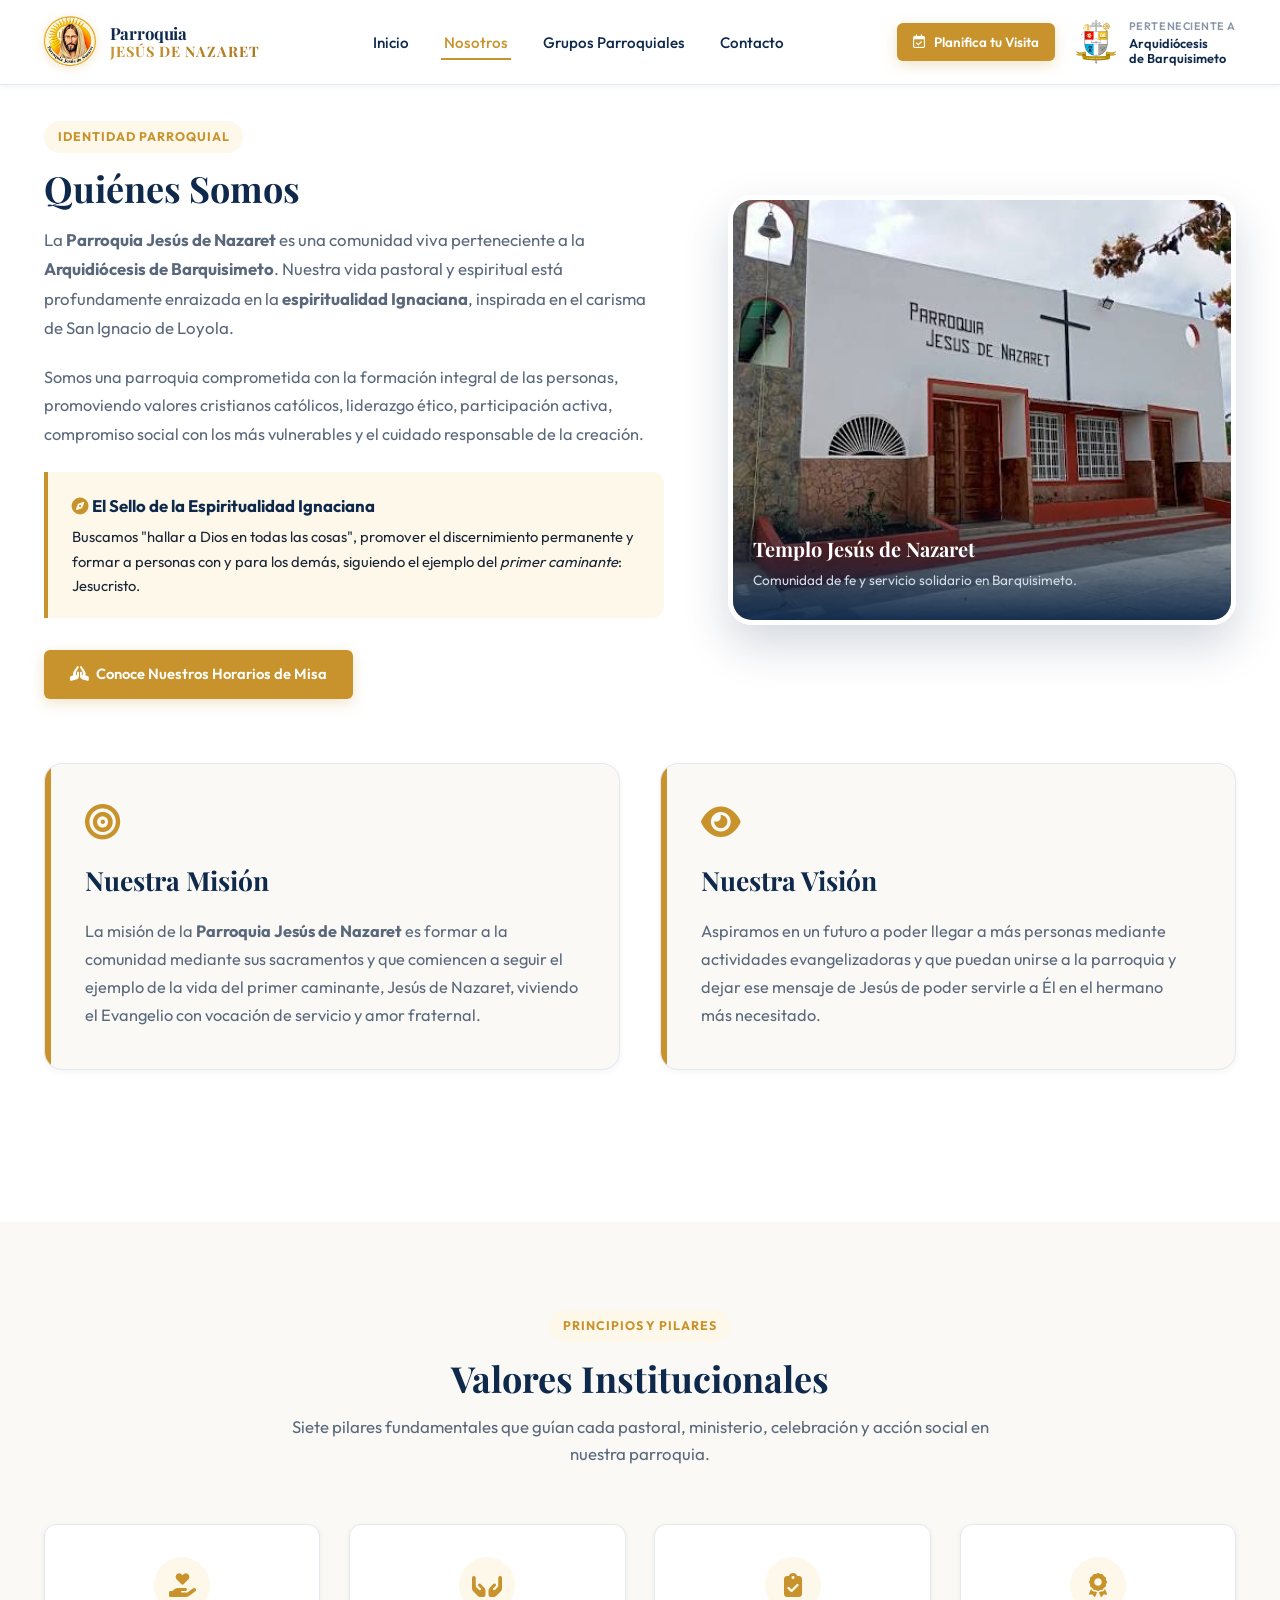
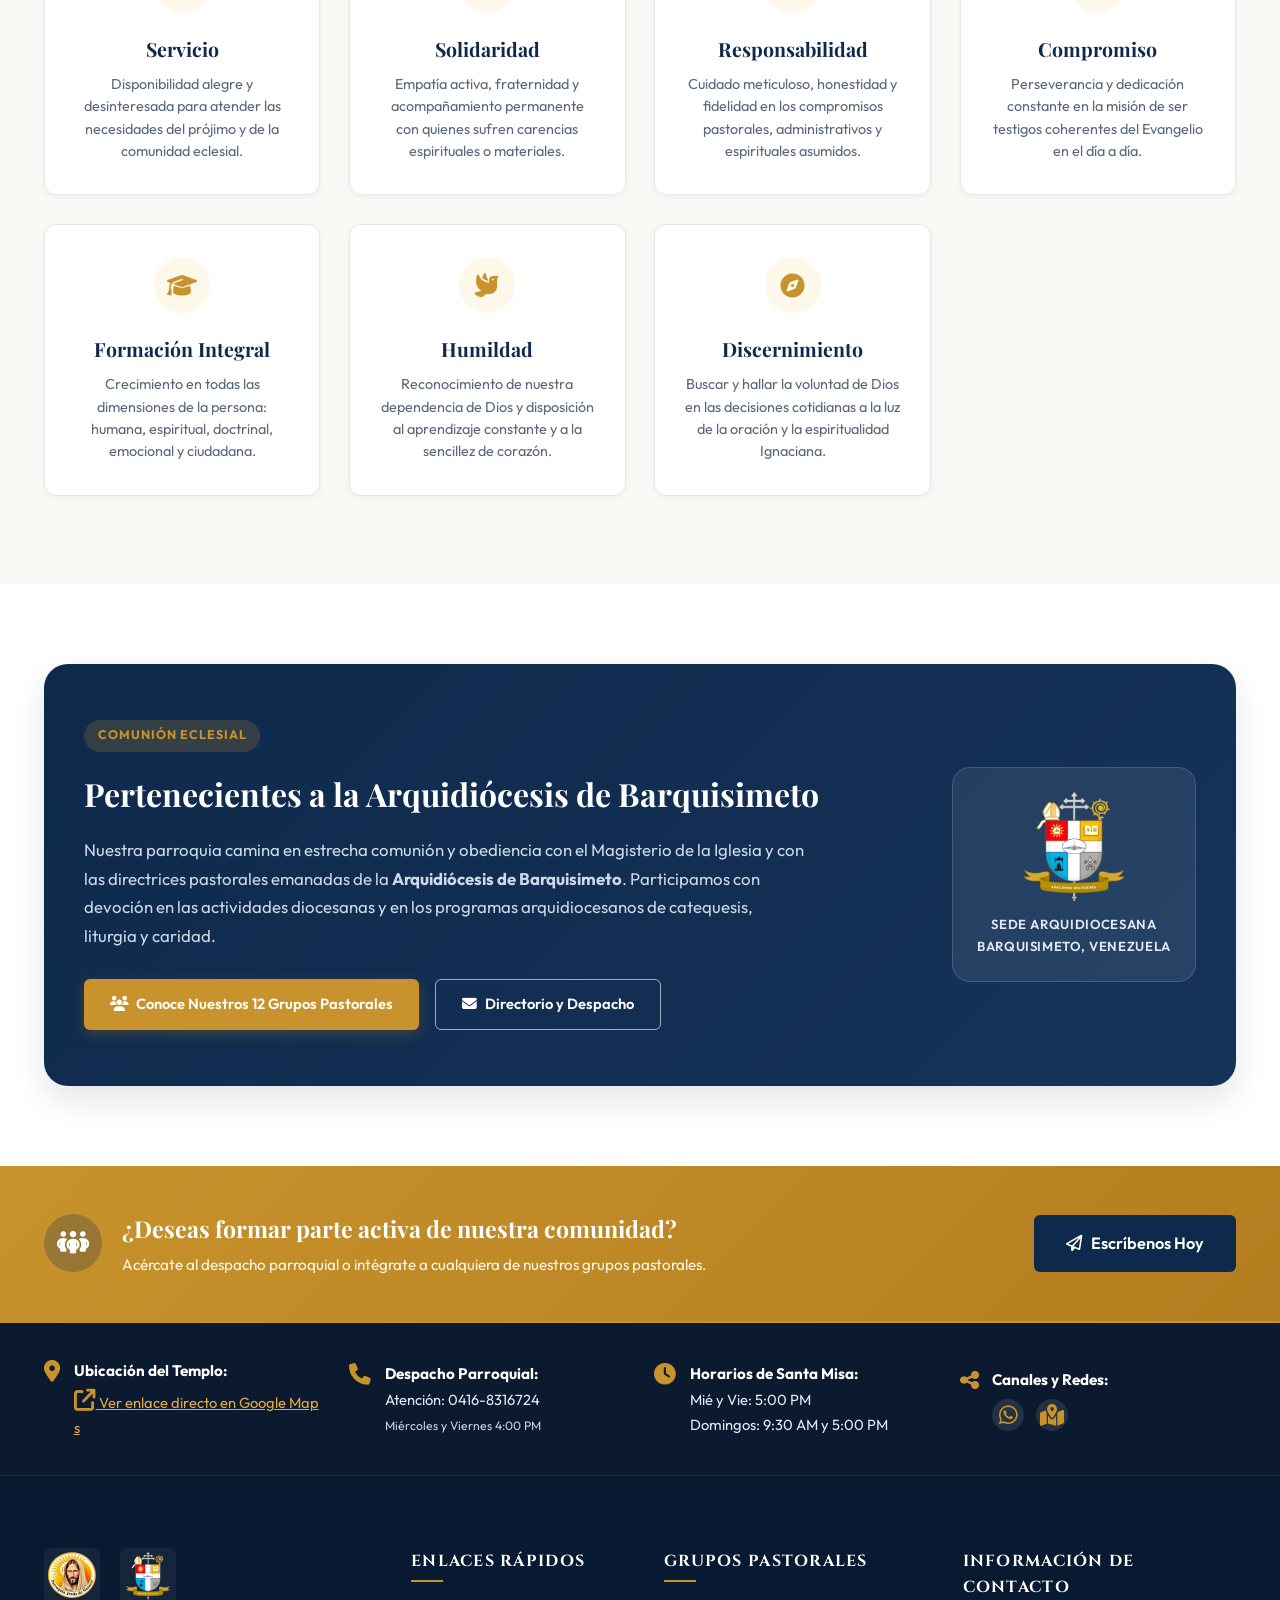
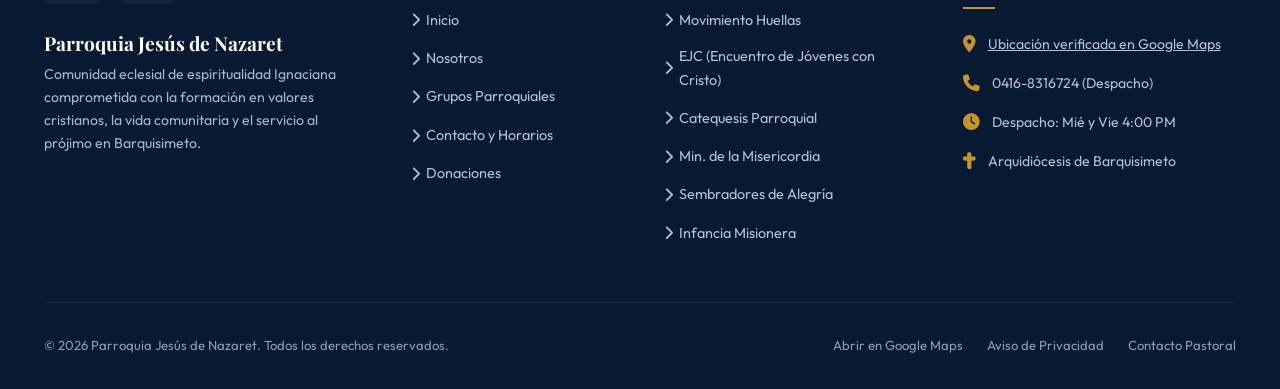
<file: nosotros.html>
<!DOCTYPE html>
<html lang="es">
<head>
  <meta charset="UTF-8">
  <meta name="viewport" content="width=device-width, initial-scale=1.0, maximum-scale=5.0">
  <title>Sobre Nosotros | Parroquia Jesús de Nazaret</title>
  <meta name="description" content="Conoce la historia, misión, visión, valores y espiritualidad Ignaciana de la Parroquia Jesús de Nazaret en Barquisimeto.">
  <link rel="icon" type="image/png" href="assets/images/logo-parroquia.png">

  <!-- Fuentes Tipográficas Google Fonts -->
  <link rel="preconnect" href="https://fonts.googleapis.com">
  <link rel="preconnect" href="https://fonts.gstatic.com" crossorigin>
  <link href="https://fonts.googleapis.com/css2?family=Cinzel:wght@500;600;700;800&family=Outfit:wght@300;400;500;600;700&family=Playfair+Display:ital,wght@0,500;0,600;0,700;1,400&display=swap" rel="stylesheet">

  <!-- Font Awesome Icons -->
  <link rel="stylesheet" href="https://cdnjs.cloudflare.com/ajax/libs/font-awesome/6.5.1/css/all.min.css">

  <!-- Hoja de Estilos -->
  <link rel="stylesheet" href="css/styles.css?v=20261114n">
</head>
<body>

  <a class="skip-link" href="#main-content">Saltar al contenido</a>

  <!-- ==================== HEADER INSTITUCIONAL (DOBLE LOGO EN ESQUINAS) ==================== -->
  <header class="site-header">
    <div class="container">
      <!-- Esquina Izquierda: Logo Parroquia -->
      <a href="index.html" class="header-brand-parroquia" title="Ir a Inicio - Parroquia Jesús de Nazaret">
        <img src="assets/images/logo-parroquia.webp" alt="Emblema Dorado Parroquia Jesús de Nazaret" class="brand-logo-img" loading="eager">
        <div class="brand-text-block">
          <span class="brand-title"><span class="brand-linea">Parroquia</span><span class="brand-acento">Jesús de Nazaret</span></span>
        </div>
      </a>

      <!-- Centro: Navegación Principal -->
      <nav class="main-navigation" id="main-navigation" aria-label="Menú Principal">
        <div class="mobile-drawer-header">
          <div style="display: flex; align-items: center; gap: 0.75rem;">
            <img src="assets/images/logo-parroquia.webp" alt="Logo Parroquia">
            <div>
              <strong style="color: var(--color-primary); font-size: 0.95rem; display: block;">Parroquia <span class="brand-acento">Jesús de Nazaret</span></strong>
              <span style="color: var(--color-secondary); font-size: 0.75rem; text-transform: uppercase;">Arquidiócesis de Barquisimeto</span>
            </div>
          </div>
          <img src="assets/images/logo-arquidiocesis.png" alt="Logo Arquidiócesis">
          <button type="button" class="mobile-nav-close" aria-label="Cerrar menú de navegación">
            <i class="fa-solid fa-xmark"></i>
          </button>
        </div>

        <ul class="nav-menu">
          <li><a href="index.html" class="nav-link">Inicio</a></li>
          <li><a href="nosotros.html" class="nav-link active" aria-current="page">Nosotros</a></li>
          <li><a href="grupos.html" class="nav-link">Grupos Parroquiales</a></li>
          <li><a href="contacto.html" class="nav-link">Contacto</a></li>
        </ul>
      </nav>

      <!-- Esquina Derecha: Logo Arquidiócesis y Botón de Acción -->
      <div class="header-brand-arquidiocesis">
        <a href="contacto.html" class="btn btn-primary btn-sm d-none-mobile">
          <i class="fa-regular fa-calendar-check"></i> Planifica tu Visita
        </a>
        <a href="https://arquidiocesisdebarquisimeto.org/" target="_blank" rel="noopener noreferrer" class="arquidiocesis-seal" title="Arquidiócesis de Barquisimeto">
          <img src="assets/images/logo-arquidiocesis.png" alt="Logo de la Arquidiócesis de Barquisimeto" class="arquidiocesis-logo-img" loading="eager">
          <div class="arquidiocesis-info">
            <span class="arquidiocesis-label">Perteneciente a</span>
            <span class="arquidiocesis-name">Arquidiócesis<br>de Barquisimeto</span>
          </div>
        </a>
        <button class="mobile-nav-toggle" aria-label="Abrir menú de navegación" aria-expanded="false" aria-controls="main-navigation">
          <i class="fa-solid fa-bars"></i>
        </button>
      </div>
    </div>
  </header>

  <main id="main-content">
    <h1 class="visually-hidden" style="position:absolute;width:1px;height:1px;padding:0;margin:-1px;overflow:hidden;clip:rect(0 0 0 0);white-space:nowrap;border:0;">Sobre Nosotros</h1>

    <!-- ==================== HISTORIA E IDENTIDAD ==================== -->
    <section class="about-history-section">
      <div class="container">
        <div class="about-history-grid">
          <div class="about-history-text">
            <span class="badge-tag">Identidad Parroquial</span>
            <h2 class="section-title">Quiénes Somos</h2>
            <p style="font-size: 1.05rem; color: var(--color-text-muted); line-height: 1.75; margin-bottom: 1.25rem;">
              La <strong>Parroquia Jesús de Nazaret</strong> es una comunidad viva perteneciente a la <strong>Arquidiócesis de Barquisimeto</strong>. Nuestra vida pastoral y espiritual está profundamente enraizada en la <strong>espiritualidad Ignaciana</strong>, inspirada en el carisma de San Ignacio de Loyola.
            </p>
            <p style="font-size: 1.02rem; color: var(--color-text-muted); line-height: 1.75; margin-bottom: 1.5rem;">
              Somos una parroquia comprometida con la formación integral de las personas, promoviendo valores cristianos católicos, liderazgo ético, participación activa, compromiso social con los más vulnerables y el cuidado responsable de la creación.
            </p>

            <div style="background: var(--color-secondary-light); border-left: 4px solid var(--color-secondary); padding: 1.25rem 1.5rem; border-radius: 0 var(--radius-md) var(--radius-md) 0; margin-bottom: 2rem;">
              <h4 style="color: var(--color-primary); font-size: 1.05rem; margin-bottom: 0.35rem; font-weight: 700;">
                <i class="fa-solid fa-compass" style="color: var(--color-secondary);"></i> El Sello de la Espiritualidad Ignaciana
              </h4>
              <p style="font-size: 0.92rem; color: var(--color-text-main); margin: 0;">
                Buscamos "hallar a Dios en todas las cosas", promover el discernimiento permanente y formar a personas con y para los demás, siguiendo el ejemplo del <em>primer caminante</em>: Jesucristo.
              </p>
            </div>

            <a href="contacto.html" class="btn btn-primary">
              <i class="fa-solid fa-hands-praying"></i> Conoce Nuestros Horarios de Misa
            </a>
          </div>

          <div class="about-history-visual">
            <div style="position: relative; border-radius: var(--radius-xl); overflow: hidden; box-shadow: var(--shadow-xl); border: 5px solid #ffffff;">
              <img src="assets/images/parroquia-templo.jpg" alt="Templo Parroquial Jesús de Nazaret Barquisimeto" style="width: 100%; height: 420px; object-fit: cover;" loading="eager">
              <div style="position: absolute; bottom: 0; left: 0; right: 0; background: linear-gradient(to top, rgba(14, 41, 75, 0.95), transparent); padding: 1.75rem 1.25rem; color: #ffffff;">
                <h4 style="font-family: var(--font-heading); font-size: 1.25rem; margin-bottom: 0.25rem;">Templo Jesús de Nazaret</h4>
                <p style="font-size: 0.85rem; color: #d1dbe7;">Comunidad de fe y servicio solidario en Barquisimeto.</p>
              </div>
            </div>
          </div>
        </div>

        <!-- ==================== MISIÓN Y VISIÓN ==================== -->
        <div class="mission-vision-grid">
          <!-- Tarjeta Misión -->
          <div class="mission-card">
            <i class="fa-solid fa-bullseye mission-icon"></i>
            <h3>Nuestra Misión</h3>
            <p style="font-size: 1.02rem; color: var(--color-text-muted); line-height: 1.7;">
              La misión de la <strong>Parroquia Jesús de Nazaret</strong> es formar a la comunidad mediante sus sacramentos y que comiencen a seguir el ejemplo de la vida del primer caminante, Jesús de Nazaret, viviendo el Evangelio con vocación de servicio y amor fraternal.
            </p>
          </div>

          <!-- Tarjeta Visión -->
          <div class="vision-card">
            <i class="fa-solid fa-eye mission-icon"></i>
            <h3>Nuestra Visión</h3>
            <p style="font-size: 1.02rem; color: var(--color-text-muted); line-height: 1.7;">
              Aspiramos en un futuro a poder llegar a más personas mediante actividades evangelizadoras y que puedan unirse a la parroquia y dejar ese mensaje de Jesús de poder servirle a Él en el hermano más necesitado.
            </p>
          </div>
        </div>
      </div>
    </section>

    <!-- ==================== VALORES INSTITUCIONALES ==================== -->
    <section class="values-section">
      <div class="container">
        <div class="section-header">
          <span class="badge-tag">Principios y Pilares</span>
          <h2 class="section-title">Valores Institucionales</h2>
          <p class="section-subtitle">
            Siete pilares fundamentales que guían cada pastoral, ministerio, celebración y acción social en nuestra parroquia.
          </p>
        </div>

        <div class="values-grid">
          <!-- Valor 1: Servicio -->
          <div class="value-card">
            <div class="value-card-icon">
              <i class="fa-solid fa-hand-holding-heart"></i>
            </div>
            <h4>Servicio</h4>
            <p>Disponibilidad alegre y desinteresada para atender las necesidades del prójimo y de la comunidad eclesial.</p>
          </div>

          <!-- Valor 2: Solidaridad -->
          <div class="value-card">
            <div class="value-card-icon">
              <i class="fa-solid fa-hands-holding"></i>
            </div>
            <h4>Solidaridad</h4>
            <p>Empatía activa, fraternidad y acompañamiento permanente con quienes sufren carencias espirituales o materiales.</p>
          </div>

          <!-- Valor 3: Responsabilidad -->
          <div class="value-card">
            <div class="value-card-icon">
              <i class="fa-solid fa-clipboard-check"></i>
            </div>
            <h4>Responsabilidad</h4>
            <p>Cuidado meticuloso, honestidad y fidelidad en los compromisos pastorales, administrativos y espirituales asumidos.</p>
          </div>

          <!-- Valor 4: Compromiso -->
          <div class="value-card">
            <div class="value-card-icon">
              <i class="fa-solid fa-award"></i>
            </div>
            <h4>Compromiso</h4>
            <p>Perseverancia y dedicación constante en la misión de ser testigos coherentes del Evangelio en el día a día.</p>
          </div>

          <!-- Valor 5: Formación Integral -->
          <div class="value-card">
            <div class="value-card-icon">
              <i class="fa-solid fa-graduation-cap"></i>
            </div>
            <h4>Formación Integral</h4>
            <p>Crecimiento en todas las dimensiones de la persona: humana, espiritual, doctrinal, emocional y ciudadana.</p>
          </div>

          <!-- Valor 6: Humildad -->
          <div class="value-card">
            <div class="value-card-icon">
              <i class="fa-solid fa-dove"></i>
            </div>
            <h4>Humildad</h4>
            <p>Reconocimiento de nuestra dependencia de Dios y disposición al aprendizaje constante y a la sencillez de corazón.</p>
          </div>

          <!-- Valor 7: Discernimiento -->
          <div class="value-card">
            <div class="value-card-icon">
              <i class="fa-solid fa-compass"></i>
            </div>
            <h4>Discernimiento</h4>
            <p>Buscar y hallar la voluntad de Dios en las decisiones cotidianas a la luz de la oración y la espiritualidad Ignaciana.</p>
          </div>
        </div>
      </div>
    </section>

    <!-- ==================== COMUNIÓN CON LA ARQUIDIÓCESIS ==================== -->
    <section style="padding: 5rem 0; background-color: var(--color-surface);">
      <div class="container">
        <div class="diocese-panel" style="background: linear-gradient(135deg, #0e294b 0%, #153359 100%); border-radius: var(--radius-xl); padding: 3.5rem 2.5rem; color: #ffffff; display: grid; grid-template-columns: 1fr auto; gap: 3rem; align-items: center; box-shadow: var(--shadow-lg);">
          <div>
            <span class="badge-tag" style="background: rgba(200, 147, 44, 0.2); color: var(--color-secondary); margin-bottom: 1rem;">Comunión Eclesial</span>
            <h3 style="font-family: var(--font-heading); font-size: 2rem; margin-bottom: 1rem; color: #ffffff;">
              Pertenecientes a la Arquidiócesis de Barquisimeto
            </h3>
            <p style="color: #cdd9e8; font-size: 1.05rem; line-height: 1.7; max-width: 720px; margin-bottom: 1.8rem;">
              Nuestra parroquia camina en estrecha comunión y obediencia con el Magisterio de la Iglesia y con las directrices pastorales emanadas de la <strong>Arquidiócesis de Barquisimeto</strong>. Participamos con devoción en las actividades diocesanas y en los programas arquidiocesanos de catequesis, liturgia y caridad.
            </p>
            <div style="display: flex; gap: 1rem; flex-wrap: wrap;">
              <a href="grupos.html" class="btn btn-primary">
                <i class="fa-solid fa-users"></i> Conoce Nuestros 12 Grupos Pastorales
              </a>
              <a href="contacto.html" class="btn btn-outline-white">
                <i class="fa-solid fa-envelope"></i> Directorio y Despacho
              </a>
            </div>
          </div>
          <div style="background: rgba(255, 255, 255, 0.08); padding: 1.5rem; border-radius: var(--radius-lg); text-align: center; border: 1px solid rgba(255, 255, 255, 0.15);">
            <img src="assets/images/logo-arquidiocesis.png" alt="Arquidiócesis de Barquisimeto" style="width: 110px; height: 110px; object-fit: contain; margin: 0 auto 0.75rem auto;" loading="eager">
            <span style="font-size: 0.82rem; color: #e1ebf6; font-weight: 600; text-transform: uppercase; letter-spacing: 0.05em; display: block;">
              Sede Arquidiocesana<br>Barquisimeto, Venezuela
            </span>
          </div>
        </div>
      </div>
    </section>

    <!-- ==================== BANNER PRE-FOOTER ==================== -->
    <section class="cta-banner-section">
      <div class="container">
        <div class="cta-banner-inner">
          <div class="cta-banner-left">
            <div class="cta-banner-icon">
              <i class="fa-solid fa-people-group"></i>
            </div>
            <div class="cta-banner-text">
              <h3>¿Deseas formar parte activa de nuestra comunidad?</h3>
              <p>Acércate al despacho parroquial o intégrate a cualquiera de nuestros grupos pastorales.</p>
            </div>
          </div>
          <div class="cta-banner-right">
            <a href="contacto.html" class="btn btn-navy btn-lg">
              <i class="fa-regular fa-paper-plane"></i> Escríbenos Hoy
            </a>
          </div>
        </div>
      </div>
    </section>

    <!-- ==================== ANEXO INSTITUCIONAL AL FINAL ==================== -->
    <section class="annex-bar-section" aria-label="Anexo de Contacto y Horarios">
      <div class="container">
        <div class="annex-grid">
          <div class="annex-item">
            <i class="fa-solid fa-location-dot"></i>
            <div>
              <strong>Ubicación del Templo:</strong>
              <a href="https://maps.google.com/?cid=9239731275723414516&g_mp=CiVnb29nbGUubWFwcy5wbGFjZXMudjEuUGxhY2VzLkdldFBsYWNlEAMYASAF" target="_blank" rel="noopener noreferrer" class="annex-link">
                <i class="fa-solid fa-arrow-up-right-from-square"></i> Ver enlace directo en Google Maps
              </a>
            </div>
          </div>

          <div class="annex-item">
            <i class="fa-solid fa-phone"></i>
            <div>
              <strong>Despacho Parroquial:</strong>
              <span>Atención: 0416-8316724</span><br>
              <small style="color: #c4d3e5;">Miércoles y Viernes 4:00 PM</small>
            </div>
          </div>

          <div class="annex-item">
            <i class="fa-solid fa-clock"></i>
            <div>
              <strong>Horarios de Santa Misa:</strong>
              <span>Mié y Vie: 5:00 PM</span><br>
              <span>Domingos: 9:30 AM y 5:00 PM</span>
            </div>
          </div>

          <div class="annex-item">
            <i class="fa-solid fa-share-nodes"></i>
            <div>
              <strong>Canales y Redes:</strong>
              <div class="annex-socials">
                <a href="https://wa.me/584168316724" target="_blank" rel="noopener noreferrer" title="WhatsApp Despacho" aria-label="WhatsApp del Despacho Parroquial"><i class="fa-brands fa-whatsapp"></i></a>
                <a href="https://maps.google.com/?cid=9239731275723414516&g_mp=CiVnb29nbGUubWFwcy5wbGFjZXMudjEuUGxhY2VzLkdldFBsYWNlEAMYASAF" target="_blank" rel="noopener noreferrer" title="Google Maps" aria-label="Ubicación en Google Maps"><i class="fa-solid fa-map-location-dot"></i></a>
              </div>
            </div>
          </div>
        </div>
      </div>
    </section>
  </main>

  <!-- ==================== FOOTER INSTITUCIONAL ==================== -->
  <footer class="site-footer">
    <div class="container">
      <div class="footer-grid">
        <div class="footer-col-brand">
          <div class="footer-logos-row">
            <img src="assets/images/logo-parroquia.webp" alt="Parroquia Jesús de Nazaret" class="footer-logo-img">
            <img src="assets/images/logo-arquidiocesis.png" alt="Arquidiócesis de Barquisimeto" class="footer-logo-img">
          </div>
          <h4 class="footer-brand-title">Parroquia Jesús de Nazaret</h4>
          <p class="footer-brand-desc">
            Comunidad eclesial de espiritualidad Ignaciana comprometida con la formación en valores cristianos, la vida comunitaria y el servicio al prójimo en Barquisimeto.
          </p>
        </div>

        <div class="footer-col">
          <h4 class="footer-col-title">Enlaces Rápidos</h4>
          <ul class="footer-links-list">
            <li class="footer-link-item"><a href="index.html"><i class="fa-solid fa-chevron-right"></i> Inicio</a></li>
            <li class="footer-link-item"><a href="nosotros.html"><i class="fa-solid fa-chevron-right"></i> Nosotros</a></li>
            <li class="footer-link-item"><a href="grupos.html"><i class="fa-solid fa-chevron-right"></i> Grupos Parroquiales</a></li>
            <li class="footer-link-item"><a href="contacto.html"><i class="fa-solid fa-chevron-right"></i> Contacto y Horarios</a></li>
            <li class="footer-link-item"><a href="contacto.html#donaciones"><i class="fa-solid fa-chevron-right"></i> Donaciones</a></li>
          </ul>
        </div>

        <div class="footer-col">
          <h4 class="footer-col-title">Grupos Pastorales</h4>
          <ul class="footer-links-list">
            <li class="footer-link-item"><a href="grupos.html#huellas"><i class="fa-solid fa-chevron-right"></i> Movimiento Huellas</a></li>
            <li class="footer-link-item"><a href="grupos.html#ejc"><i class="fa-solid fa-chevron-right"></i> EJC (Encuentro de Jóvenes con Cristo)</a></li>
            <li class="footer-link-item"><a href="grupos.html#catequesis"><i class="fa-solid fa-chevron-right"></i> Catequesis Parroquial</a></li>
            <li class="footer-link-item"><a href="grupos.html#misericordia"><i class="fa-solid fa-chevron-right"></i> Min. de la Misericordia</a></li>
            <li class="footer-link-item"><a href="grupos.html#sembradores"><i class="fa-solid fa-chevron-right"></i> Sembradores de Alegría</a></li>
            <li class="footer-link-item"><a href="grupos.html#infancia"><i class="fa-solid fa-chevron-right"></i> Infancia Misionera</a></li>
          </ul>
        </div>

        <div class="footer-col">
          <h4 class="footer-col-title">Información de Contacto</h4>
          <div class="footer-contact-info">
            <div class="footer-contact-item">
              <i class="fa-solid fa-location-dot"></i>
              <span><a href="https://maps.google.com/?cid=9239731275723414516&g_mp=CiVnb29nbGUubWFwcy5wbGFjZXMudjEuUGxhY2VzLkdldFBsYWNlEAMYASAF" target="_blank" rel="noopener noreferrer" style="color: inherit; text-decoration: underline;">Ubicación verificada en Google Maps</a></span>
            </div>
            <div class="footer-contact-item">
              <i class="fa-solid fa-phone"></i>
              <span><a href="tel:04168316724" style="color: inherit;">0416-8316724</a> (Despacho)</span>
            </div>
            <div class="footer-contact-item">
              <i class="fa-solid fa-clock"></i>
              <span>Despacho: Mié y Vie 4:00 PM</span>
            </div>
            <div class="footer-contact-item">
              <i class="fa-solid fa-cross"></i>
              <span>Arquidiócesis de Barquisimeto</span>
            </div>
          </div>
        </div>
      </div>

      <div class="footer-bottom-bar">
        <div>
          © 2026 Parroquia Jesús de Nazaret. Todos los derechos reservados.
        </div>
        <div class="footer-bottom-links">
          <a href="https://maps.google.com/?cid=9239731275723414516&g_mp=CiVnb29nbGUubWFwcy5wbGFjZXMudjEuUGxhY2VzLkdldFBsYWNlEAMYASAF" target="_blank" rel="noopener noreferrer">Abrir en Google Maps</a>
          <a href="privacidad.html">Aviso de Privacidad</a>
          <a href="contacto.html#directorio-coordinadores">Contacto Pastoral</a>
        </div>
      </div>
    </div>
  </footer>

  <!-- Scripts -->
  <script src="js/main.js?v=20261114n"></script>
</body>
</html>
</file>
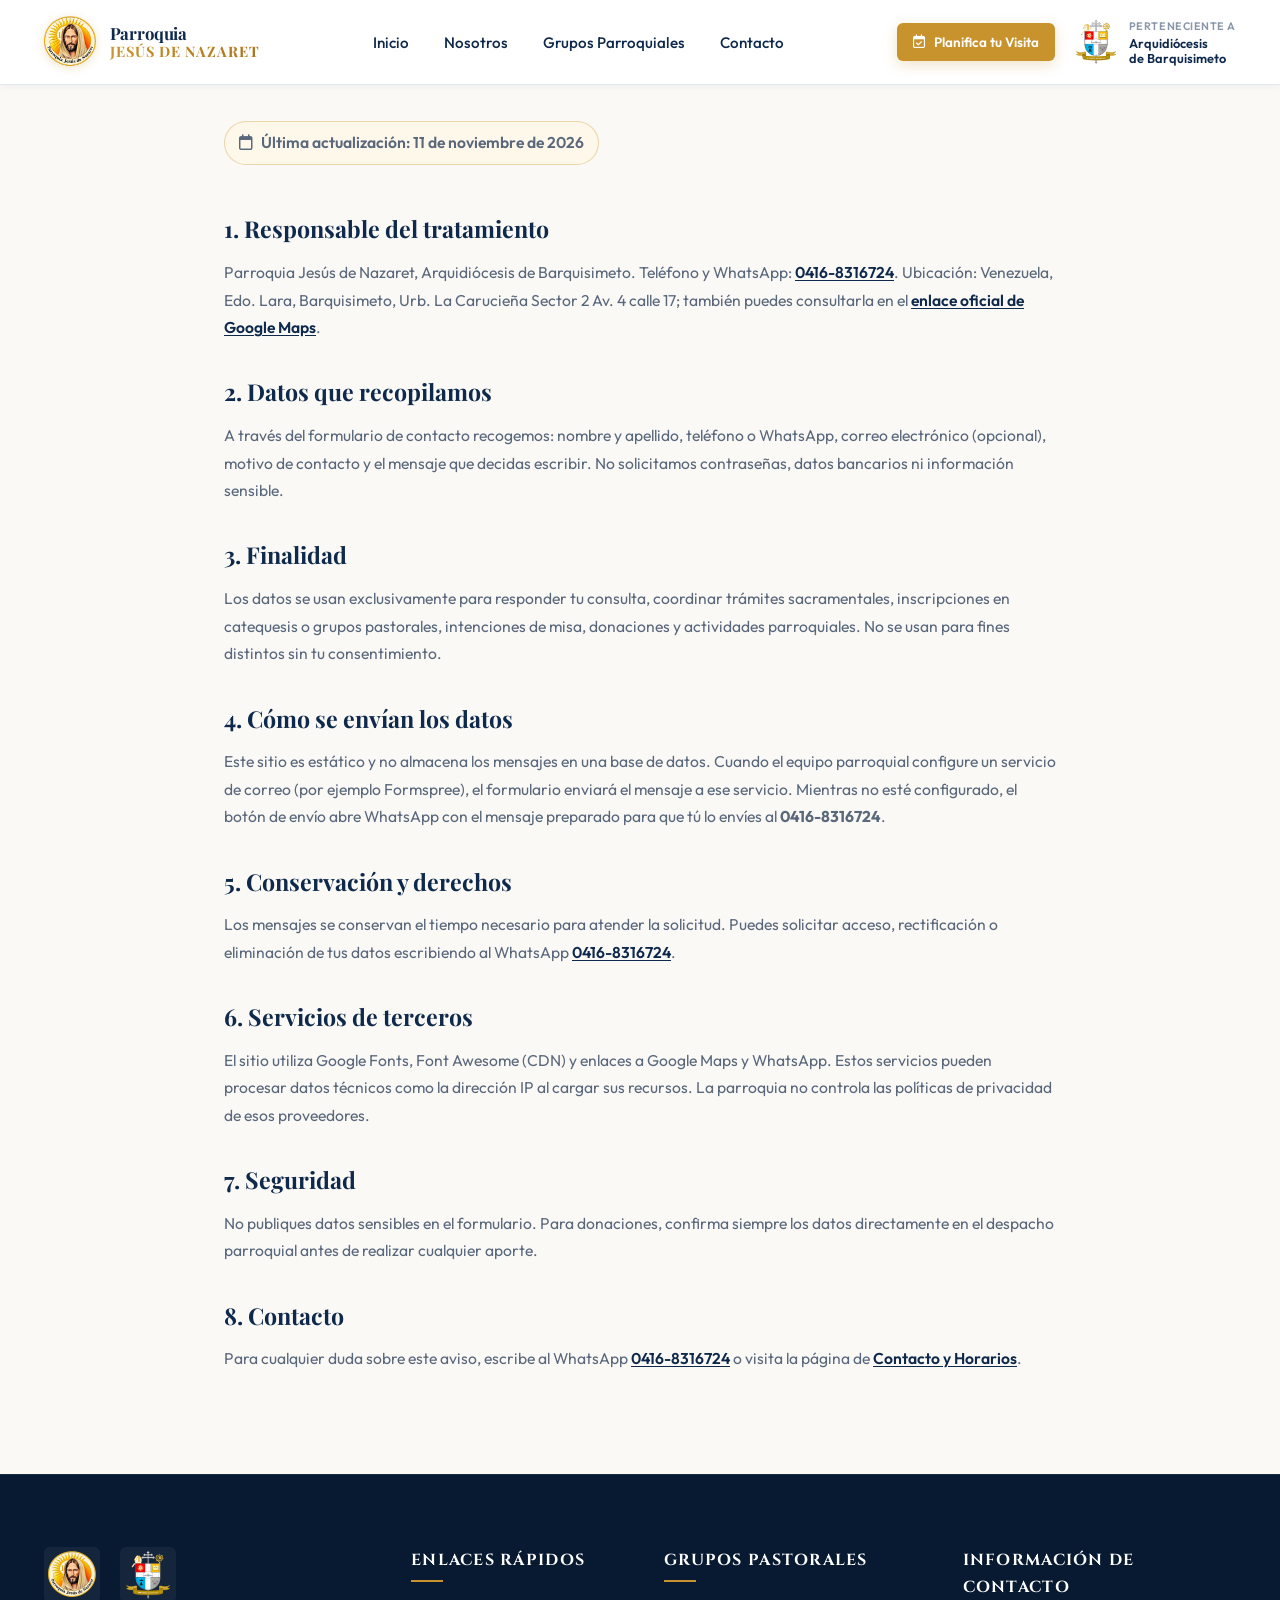
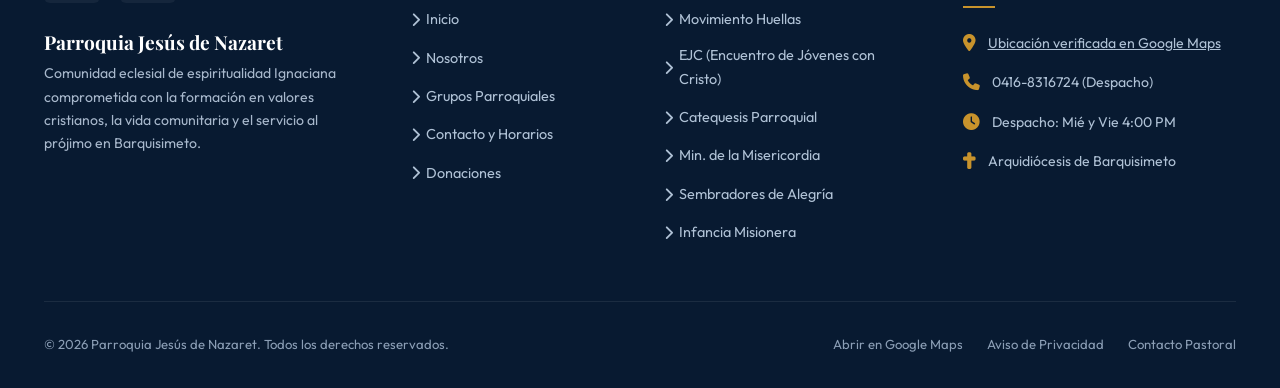
<file: privacidad.html>
<!DOCTYPE html>
<html lang="es">
<head>
  <meta charset="UTF-8">
  <meta name="viewport" content="width=device-width, initial-scale=1.0, maximum-scale=5.0">
  <title>Aviso de Privacidad | Parroquia Jesús de Nazaret</title>
  <meta name="description" content="Aviso de Privacidad de la Parroquia Jesús de Nazaret en Barquisimeto: datos que recopilamos, finalidad, canales de envío y derechos de los usuarios.">
  <link rel="icon" type="image/png" href="assets/images/logo-parroquia.png">

  <link rel="preconnect" href="https://fonts.googleapis.com">
  <link rel="preconnect" href="https://fonts.gstatic.com" crossorigin>
  <link href="https://fonts.googleapis.com/css2?family=Cinzel:wght@500;600;700;800&family=Outfit:wght@300;400;500;600;700&family=Playfair+Display:ital,wght@0,500;0,600;0,700;1,400&display=swap" rel="stylesheet">
  <link rel="stylesheet" href="https://cdnjs.cloudflare.com/ajax/libs/font-awesome/6.5.1/css/all.min.css">
  <link rel="stylesheet" href="css/styles.css?v=20261114n">
</head>
<body>

  <a class="skip-link" href="#main-content">Saltar al contenido</a>

  <header class="site-header">
    <div class="container">
      <!-- Esquina Izquierda: Logo Parroquia -->
      <a href="index.html" class="header-brand-parroquia" title="Ir a Inicio - Parroquia Jesús de Nazaret">
        <img src="assets/images/logo-parroquia.webp" alt="Emblema Dorado Parroquia Jesús de Nazaret" class="brand-logo-img" loading="eager">
        <div class="brand-text-block">
          <span class="brand-title"><span class="brand-linea">Parroquia</span><span class="brand-acento">Jesús de Nazaret</span></span>
        </div>
      </a>

      <!-- Centro: Navegación Principal -->
      <nav class="main-navigation" id="main-navigation" aria-label="Menú Principal">
        <div class="mobile-drawer-header">
          <div style="display: flex; align-items: center; gap: 0.75rem;">
            <img src="assets/images/logo-parroquia.webp" alt="Logo Parroquia">
            <div>
              <strong style="color: var(--color-primary); font-size: 0.95rem; display: block;">Parroquia <span class="brand-acento">Jesús de Nazaret</span></strong>
              <span style="color: var(--color-secondary); font-size: 0.75rem; text-transform: uppercase;">Arquidiócesis de Barquisimeto</span>
            </div>
          </div>
          <img src="assets/images/logo-arquidiocesis.png" alt="Logo Arquidiócesis">
          <button type="button" class="mobile-nav-close" aria-label="Cerrar menú de navegación">
            <i class="fa-solid fa-xmark"></i>
          </button>
        </div>

        <ul class="nav-menu">
          <li><a href="index.html" class="nav-link">Inicio</a></li>
          <li><a href="nosotros.html" class="nav-link">Nosotros</a></li>
          <li><a href="grupos.html" class="nav-link">Grupos Parroquiales</a></li>
          <li><a href="contacto.html" class="nav-link">Contacto</a></li>
        </ul>
      </nav>

      <!-- Esquina Derecha: Logo Arquidiócesis y Botón de Acción -->
      <div class="header-brand-arquidiocesis">
        <a href="contacto.html" class="btn btn-primary btn-sm d-none-mobile">
          <i class="fa-regular fa-calendar-check"></i> Planifica tu Visita
        </a>
        <a href="https://arquidiocesisdebarquisimeto.org/" target="_blank" rel="noopener noreferrer" class="arquidiocesis-seal" title="Arquidiócesis de Barquisimeto">
          <img src="assets/images/logo-arquidiocesis.png" alt="Logo de la Arquidiócesis de Barquisimeto" class="arquidiocesis-logo-img" loading="eager">
          <div class="arquidiocesis-info">
            <span class="arquidiocesis-label">Perteneciente a</span>
            <span class="arquidiocesis-name">Arquidiócesis<br>de Barquisimeto</span>
          </div>
        </a>
        <button class="mobile-nav-toggle" aria-label="Abrir menú de navegación" aria-expanded="false" aria-controls="main-navigation">
          <i class="fa-solid fa-bars"></i>
        </button>
      </div>
    </div>
  </header>

  <main id="main-content">
    <h1 class="visually-hidden" style="position:absolute;width:1px;height:1px;padding:0;margin:-1px;overflow:hidden;clip:rect(0 0 0 0);white-space:nowrap;border:0;">Aviso de Privacidad</h1>

    <section class="legal-section">
      <div class="container legal-container">
        <p class="legal-updated"><i class="fa-regular fa-calendar"></i> Última actualización: 11 de noviembre de 2026</p>

        <h2>1. Responsable del tratamiento</h2>
        <p>
          Parroquia Jesús de Nazaret, Arquidiócesis de Barquisimeto. Teléfono y WhatsApp:
          <a href="https://wa.me/584168316724">0416-8316724</a>. Ubicación: Venezuela, Edo. Lara,
          Barquisimeto, Urb. La Carucieña Sector 2 Av. 4 calle 17; también puedes consultarla en el
          <a href="https://maps.google.com/?cid=9239731275723414516" target="_blank" rel="noopener noreferrer">enlace oficial de Google Maps</a>.
        </p>

        <h2>2. Datos que recopilamos</h2>
        <p>
          A través del formulario de contacto recogemos: nombre y apellido, teléfono o WhatsApp,
          correo electrónico (opcional), motivo de contacto y el mensaje que decidas escribir.
          No solicitamos contraseñas, datos bancarios ni información sensible.
        </p>

        <h2>3. Finalidad</h2>
        <p>
          Los datos se usan exclusivamente para responder tu consulta, coordinar trámites
          sacramentales, inscripciones en catequesis o grupos pastorales, intenciones de misa,
          donaciones y actividades parroquiales. No se usan para fines distintos sin tu consentimiento.
        </p>

        <h2>4. Cómo se envían los datos</h2>
        <p>
          Este sitio es estático y no almacena los mensajes en una base de datos. Cuando el equipo
          parroquial configure un servicio de correo (por ejemplo Formspree), el formulario enviará
          el mensaje a ese servicio. Mientras no esté configurado, el botón de envío abre WhatsApp
          con el mensaje preparado para que tú lo envíes al <strong>0416-8316724</strong>.
        </p>

        <h2>5. Conservación y derechos</h2>
        <p>
          Los mensajes se conservan el tiempo necesario para atender la solicitud. Puedes solicitar
          acceso, rectificación o eliminación de tus datos escribiendo al WhatsApp
          <a href="https://wa.me/584168316724">0416-8316724</a>.
        </p>

        <h2>6. Servicios de terceros</h2>
        <p>
          El sitio utiliza Google Fonts, Font Awesome (CDN) y enlaces a Google Maps y WhatsApp.
          Estos servicios pueden procesar datos técnicos como la dirección IP al cargar sus recursos.
          La parroquia no controla las políticas de privacidad de esos proveedores.
        </p>

        <h2>7. Seguridad</h2>
        <p>
          No publiques datos sensibles en el formulario. Para donaciones, confirma siempre los datos
          directamente en el despacho parroquial antes de realizar cualquier aporte.
        </p>

        <h2>8. Contacto</h2>
        <p>
          Para cualquier duda sobre este aviso, escribe al WhatsApp
          <a href="https://wa.me/584168316724">0416-8316724</a> o visita la página de
          <a href="contacto.html">Contacto y Horarios</a>.
        </p>
      </div>
    </section>
  </main>

  <!-- ==================== FOOTER INSTITUCIONAL ==================== -->
  <footer class="site-footer">
    <div class="container">
      <div class="footer-grid">
        <div class="footer-col-brand">
          <div class="footer-logos-row">
            <img src="assets/images/logo-parroquia.webp" alt="Parroquia Jesús de Nazaret" class="footer-logo-img">
            <img src="assets/images/logo-arquidiocesis.png" alt="Arquidiócesis de Barquisimeto" class="footer-logo-img">
          </div>
          <h4 class="footer-brand-title">Parroquia Jesús de Nazaret</h4>
          <p class="footer-brand-desc">
            Comunidad eclesial de espiritualidad Ignaciana comprometida con la formación en valores cristianos, la vida comunitaria y el servicio al prójimo en Barquisimeto.
          </p>
        </div>

        <div class="footer-col">
          <h4 class="footer-col-title">Enlaces Rápidos</h4>
          <ul class="footer-links-list">
            <li class="footer-link-item"><a href="index.html"><i class="fa-solid fa-chevron-right"></i> Inicio</a></li>
            <li class="footer-link-item"><a href="nosotros.html"><i class="fa-solid fa-chevron-right"></i> Nosotros</a></li>
            <li class="footer-link-item"><a href="grupos.html"><i class="fa-solid fa-chevron-right"></i> Grupos Parroquiales</a></li>
            <li class="footer-link-item"><a href="contacto.html"><i class="fa-solid fa-chevron-right"></i> Contacto y Horarios</a></li>
            <li class="footer-link-item"><a href="contacto.html#donaciones"><i class="fa-solid fa-chevron-right"></i> Donaciones</a></li>
          </ul>
        </div>

        <div class="footer-col">
          <h4 class="footer-col-title">Grupos Pastorales</h4>
          <ul class="footer-links-list">
            <li class="footer-link-item"><a href="grupos.html#huellas"><i class="fa-solid fa-chevron-right"></i> Movimiento Huellas</a></li>
            <li class="footer-link-item"><a href="grupos.html#ejc"><i class="fa-solid fa-chevron-right"></i> EJC (Encuentro de Jóvenes con Cristo)</a></li>
            <li class="footer-link-item"><a href="grupos.html#catequesis"><i class="fa-solid fa-chevron-right"></i> Catequesis Parroquial</a></li>
            <li class="footer-link-item"><a href="grupos.html#misericordia"><i class="fa-solid fa-chevron-right"></i> Min. de la Misericordia</a></li>
            <li class="footer-link-item"><a href="grupos.html#sembradores"><i class="fa-solid fa-chevron-right"></i> Sembradores de Alegría</a></li>
            <li class="footer-link-item"><a href="grupos.html#infancia"><i class="fa-solid fa-chevron-right"></i> Infancia Misionera</a></li>
          </ul>
        </div>

        <div class="footer-col">
          <h4 class="footer-col-title">Información de Contacto</h4>
          <div class="footer-contact-info">
            <div class="footer-contact-item">
              <i class="fa-solid fa-location-dot"></i>
              <span><a href="https://maps.google.com/?cid=9239731275723414516&g_mp=CiVnb29nbGUubWFwcy5wbGFjZXMudjEuUGxhY2VzLkdldFBsYWNlEAMYASAF" target="_blank" rel="noopener noreferrer" style="color: inherit; text-decoration: underline;">Ubicación verificada en Google Maps</a></span>
            </div>
            <div class="footer-contact-item">
              <i class="fa-solid fa-phone"></i>
              <span><a href="tel:04168316724" style="color: inherit;">0416-8316724</a> (Despacho)</span>
            </div>
            <div class="footer-contact-item">
              <i class="fa-solid fa-clock"></i>
              <span>Despacho: Mié y Vie 4:00 PM</span>
            </div>
            <div class="footer-contact-item">
              <i class="fa-solid fa-cross"></i>
              <span>Arquidiócesis de Barquisimeto</span>
            </div>
          </div>
        </div>
      </div>

      <div class="footer-bottom-bar">
        <div>
          © 2026 Parroquia Jesús de Nazaret. Todos los derechos reservados.
        </div>
        <div class="footer-bottom-links">
          <a href="https://maps.google.com/?cid=9239731275723414516&g_mp=CiVnb29nbGUubWFwcy5wbGFjZXMudjEuUGxhY2VzLkdldFBsYWNlEAMYASAF" target="_blank" rel="noopener noreferrer">Abrir en Google Maps</a>
          <a href="privacidad.html">Aviso de Privacidad</a>
          <a href="contacto.html#directorio-coordinadores">Contacto Pastoral</a>
        </div>
      </div>
    </div>
  </footer>

  <!-- Scripts -->
  <script src="js/main.js?v=20261114n"></script>
</body>
</html>
</file>
<file: css/styles.css>
/* ==========================================================================
   PARROQUIA JESÚS DE NAZARET - SISTEMA DE DISEÑO CORPORATIVO WEB (V2)
   Arquidiócesis de Barquisimeto | Espiritualidad Ignaciana
   Optimizado para Móviles, Tablets y Computadoras
   ========================================================================== */

:root {
  /* Paleta Cromática Institucional */
  --color-primary: #0e294b;        /* Azul Marino Solemne */
  --color-primary-light: #183d6e;  /* Azul Marino Medio */
  --color-primary-dark: #081a31;   /* Azul Noche Profundo */
  --color-secondary: #c8932c;      /* Oro Sagrado / Dorado */
  --color-secondary-hover: #b37d1f;/* Oro Intenso */
  --color-secondary-light: #fef8eb;/* Oro Suave Pastel */
  --color-accent: #e5a93c;         /* Acento Dorado Cálido */
  
  /* Tonos Neutros y Fondo */
  --color-bg: #faf9f6;             /* Blanco Alabastro / Marfil */
  --color-surface: #ffffff;        /* Blanco Puro */
  --color-surface-alt: #f3f5f8;    /* Gris Claro Azulado */
  --color-border: #e2e8f0;         /* Borde Suave */
  --color-border-light: #edf2f7;   /* Borde Tenue */
  
  /* Tipografía y Textos */
  --color-text-main: #192434;      /* Texto Primario */
  --color-text-muted: #5a687c;     /* Texto Secundario / Subtítulos */
  --color-text-light: #8896aa;     /* Texto Atenuado */
  --color-text-white: #ffffff;     /* Blanco */
  
  /* Tipografías */
  --font-heading: 'Playfair Display', Georgia, serif;
  --font-subheading: 'Cinzel', serif;
  --font-sans: 'Outfit', -apple-system, BlinkMacSystemFont, "Segoe UI", Roboto, sans-serif;
  
  /* Sombras y Elevaciones */
  --shadow-sm: 0 2px 6px rgba(14, 41, 75, 0.05);
  --shadow-md: 0 6px 18px rgba(14, 41, 75, 0.08);
  --shadow-lg: 0 14px 32px rgba(14, 41, 75, 0.12);
  --shadow-xl: 0 20px 45px rgba(14, 41, 75, 0.18);
  --shadow-gold: 0 8px 24px rgba(200, 147, 44, 0.28);
  
  /* Bordes Redondeados */
  --radius-sm: 6px;
  --radius-md: 12px;
  --radius-lg: 18px;
  --radius-xl: 24px;
  --radius-full: 9999px;
  
  /* Transiciones */
  --transition: all 0.3s cubic-bezier(0.16, 1, 0.3, 1);
  --transition-slow: all 0.5s ease;
  
  /* Dimensiones */
  --container-max: 1240px;
  --header-height: 84px;
}

/* ==========================================================================
   RESET Y REGLAS BASE
   ========================================================================== */
*, *::before, *::after {
  box-sizing: border-box;
  margin: 0;
  padding: 0;
}

html {
  scroll-behavior: smooth;
  font-size: 16px;
}

body {
  font-family: var(--font-sans);
  background-color: var(--color-bg);
  color: var(--color-text-main);
  line-height: 1.65;
  -webkit-font-smoothing: antialiased;
  -moz-osx-font-smoothing: grayscale;
  overflow-x: hidden;
  width: 100%;
}

img {
  max-width: 100%;
  height: auto;
  display: block;
}

a {
  color: inherit;
  text-decoration: none;
  transition: var(--transition);
}

ul, ol {
  list-style: none;
}

button, input, textarea, select {
  font-family: inherit;
  font-size: inherit;
  border: none;
  outline: none;
}

/* Utilidades */
.d-none-mobile {
  display: inline-flex !important;
}

.text-gold {
  color: var(--color-secondary) !important;
}

/* Contenedor Global */
.container {
  width: 100%;
  max-width: var(--container-max);
  margin-left: auto;
  margin-right: auto;
  padding-left: 1.5rem;
  padding-right: 1.5rem;
}

/* ==========================================================================
   HEADER PRINCIPAL CON DOBLE LOGO EN ESQUINAS
   ========================================================================== */
.site-header {
  background-color: var(--color-surface);
  box-shadow: var(--shadow-sm);
  position: sticky;
  top: 0;
  z-index: 1000;
  transition: var(--transition);
  border-bottom: 1px solid var(--color-border);
}

.site-header.scrolled {
  box-shadow: var(--shadow-md);
  background-color: rgba(255, 255, 255, 0.98);
  backdrop-filter: blur(10px);
}

.site-header .container {
  display: flex;
  align-items: center;
  justify-content: space-between;
  min-height: var(--header-height);
  padding-top: 0.5rem;
  padding-bottom: 0.5rem;
  position: relative;
  gap: 1rem;
}

/* Esquina Izquierda: Logo Parroquia */
.header-brand-parroquia {
  display: flex;
  align-items: center;
  gap: 0.85rem;
  text-decoration: none;
  flex-shrink: 0;
}

.header-brand-parroquia .brand-logo-img {
  width: 52px;
  height: 52px;
  min-width: 52px;
  min-height: 52px;
  flex-shrink: 0;
  object-fit: contain;
  filter: drop-shadow(0 2px 5px rgba(200, 147, 44, 0.25));
  transition: var(--transition);
}

.header-brand-parroquia:hover .brand-logo-img {
  transform: scale(1.05);
}

.brand-text-block {
  display: flex;
  flex-direction: column;
}

.brand-title {
  font-family: var(--font-heading);
  font-size: 1.05rem;
  font-weight: 700;
  color: var(--color-primary);
  line-height: 1.14;
  letter-spacing: -0.01em;
  display: flex;
  flex-direction: column;
}

/* Segunda línea: nombre en dorado, mayúsculas y con un brillo muy sutil */
.brand-acento {
  display: block;
  font-family: var(--font-heading);
  font-size: 0.86em;
  letter-spacing: 0.07em;
  text-transform: uppercase;
  color: var(--color-secondary);
}

/* El brillo se aplica solo si el navegador permite recortar el fondo al texto */
@supports ((background-clip: text) or (-webkit-background-clip: text)) {
  .brand-acento {
    background-image: linear-gradient(
      100deg,
      #ab741d 0%,
      #c8932c 32%,
      #e2b961 47%,
      #f8e7b9 50%,
      #e2b961 53%,
      #c8932c 68%,
      #ab741d 100%
    );
    background-size: 300% 100%;
    background-position: 100% 0;
    -webkit-background-clip: text;
    background-clip: text;
    -webkit-text-fill-color: transparent;
    animation: brand-brillo 9s ease-in-out infinite;
  }
}

@keyframes brand-brillo {
  0%,
  45% {
    background-position: 100% 0;
  }
  85%,
  100% {
    background-position: 0% 0;
  }
}

@media (prefers-reduced-motion: reduce) {
  .brand-acento {
    animation: none !important;
    background-image: none;
    -webkit-text-fill-color: currentColor;
    color: var(--color-secondary);
  }
}

/* Navegación Central */
.main-navigation {
  display: flex;
  align-items: center;
}

.nav-menu {
  display: flex;
  align-items: center;
  gap: 1.8rem;
}

.nav-link {
  font-weight: 500;
  font-size: 0.95rem;
  color: var(--color-primary);
  position: relative;
  padding: 0.5rem 0.2rem;
  transition: var(--transition);
}

.nav-link::after {
  content: '';
  position: absolute;
  bottom: 0;
  left: 0;
  width: 0;
  height: 2px;
  background-color: var(--color-secondary);
  transition: var(--transition);
}

.nav-link:hover,
.nav-link.active {
  color: var(--color-secondary);
}

.nav-link:hover::after,
.nav-link.active::after {
  width: 100%;
}

/* Esquina Derecha: Logo Arquidiócesis y Botón de Acción */
.header-brand-arquidiocesis {
  display: flex;
  align-items: center;
  gap: 1.2rem;
  flex-shrink: 0;
}

.arquidiocesis-seal {
  display: flex;
  align-items: center;
  gap: 0.65rem;
  text-decoration: none;
}

.arquidiocesis-logo-img {
  width: 44px;
  height: 44px;
  min-width: 44px;
  min-height: 44px;
  flex-shrink: 0;
  object-fit: contain;
  transition: var(--transition);
}

.arquidiocesis-seal:hover .arquidiocesis-logo-img {
  transform: scale(1.06);
}

.arquidiocesis-info {
  display: flex;
  flex-direction: column;
}

.arquidiocesis-label {
  font-size: 0.68rem;
  color: var(--color-text-light);
  text-transform: uppercase;
  letter-spacing: 0.05em;
  font-weight: 600;
}

.arquidiocesis-name {
  font-size: 0.8rem;
  font-weight: 600;
  color: var(--color-primary);
  line-height: 1.2;
}

/* Botón Hamburguesa Móvil */
.mobile-nav-toggle {
  display: none;
  background: transparent;
  border: none;
  font-size: 1.55rem;
  color: var(--color-primary);
  cursor: pointer;
  padding: 0.5rem;
  z-index: 1010;
  line-height: 1;
}

.mobile-drawer-header {
  display: none;
}

/* ==========================================================================
   BOTONES Y COMPONENTES UI
   ========================================================================== */
.btn {
  display: inline-flex;
  align-items: center;
  justify-content: center;
  gap: 0.55rem;
  padding: 0.75rem 1.6rem;
  font-size: 0.92rem;
  font-weight: 600;
  border-radius: var(--radius-sm);
  cursor: pointer;
  transition: var(--transition);
  text-align: center;
}

.btn-primary {
  background-color: var(--color-secondary);
  color: #ffffff;
  box-shadow: 0 4px 14px rgba(200, 147, 44, 0.25);
}

.btn-primary:hover {
  background-color: var(--color-secondary-hover);
  color: #ffffff;
  transform: translateY(-2px);
  box-shadow: var(--shadow-gold);
}

.btn-navy {
  background-color: var(--color-primary);
  color: #ffffff;
}

.btn-navy:hover {
  background-color: var(--color-primary-light);
  color: #ffffff;
  transform: translateY(-2px);
  box-shadow: var(--shadow-md);
}

.btn-outline {
  background-color: transparent;
  color: var(--color-primary);
  border: 1.5px solid var(--color-primary);
}

.btn-outline:hover {
  background-color: var(--color-primary);
  color: #ffffff;
  transform: translateY(-2px);
}

.btn-outline-white {
  background-color: transparent;
  color: #ffffff;
  border: 1.5px solid rgba(255, 255, 255, 0.6);
}

.btn-outline-white:hover {
  background-color: #ffffff;
  color: var(--color-primary);
  border-color: #ffffff;
  transform: translateY(-2px);
}

.btn-sm {
  padding: 0.5rem 1rem;
  font-size: 0.84rem;
}

.btn-lg {
  padding: 0.95rem 2rem;
  font-size: 1.02rem;
}

.badge-tag {
  display: inline-flex;
  align-items: center;
  gap: 0.4rem;
  font-size: 0.78rem;
  font-weight: 700;
  letter-spacing: 0.08em;
  text-transform: uppercase;
  color: var(--color-secondary);
  background-color: var(--color-secondary-light);
  padding: 0.35rem 0.85rem;
  border-radius: var(--radius-full);
  margin-bottom: 0.85rem;
}

.badge-tag.badge-navy {
  background-color: rgba(14, 41, 75, 0.08);
  color: var(--color-primary);
}

/* Títulos de Sección */
.section-header {
  text-align: center;
  max-width: 720px;
  margin: 0 auto 3.5rem auto;
}

.section-title {
  font-family: var(--font-heading);
  font-size: 2.25rem;
  font-weight: 700;
  color: var(--color-primary);
  line-height: 1.25;
  margin-bottom: 0.85rem;
}

.section-subtitle {
  color: var(--color-text-muted);
  font-size: 1.05rem;
  line-height: 1.6;
}

/* ==========================================================================
   HERO BANNER PRINCIPAL (INSPIRADO EN EL DISEÑO GUÍA)
   ========================================================================== */
.hero-section {
  position: relative;
  background: linear-gradient(135deg, #f7f9fc 0%, #eef2f7 100%);
  padding: 4rem 0 4.5rem 0;
  overflow: hidden;
}

.hero-section::before {
  content: '';
  position: absolute;
  top: -150px;
  right: -150px;
  width: 500px;
  height: 500px;
  border-radius: 50%;
  background: radial-gradient(circle, rgba(200, 147, 44, 0.08) 0%, rgba(200, 147, 44, 0) 70%);
  pointer-events: none;
}

.hero-grid {
  display: grid;
  grid-template-columns: 1.15fr 0.85fr;
  align-items: center;
  gap: 3.5rem;
}

.hero-content {
  position: relative;
  z-index: 2;
}

.hero-welcome-badge {
  color: var(--color-secondary);
  font-size: 0.88rem;
  font-weight: 700;
  letter-spacing: 0.12em;
  text-transform: uppercase;
  margin-bottom: 0.75rem;
  display: block;
}

.hero-title {
  font-family: var(--font-heading);
  font-size: 3.15rem;
  font-weight: 800;
  color: var(--color-primary);
  line-height: 1.12;
  margin-bottom: 1.3rem;
  letter-spacing: -0.02em;
}

.hero-title .highlight-text {
  color: var(--color-secondary);
  display: block;
}

.hero-desc {
  font-size: 1.1rem;
  color: var(--color-text-muted);
  line-height: 1.7;
  margin-bottom: 2rem;
  max-width: 560px;
}

.hero-actions {
  display: flex;
  align-items: center;
  gap: 1rem;
  flex-wrap: wrap;
  margin-bottom: 2.5rem;
}

.hero-pills {
  display: grid;
  grid-template-columns: repeat(3, 1fr);
  gap: 1.2rem;
  border-top: 1px solid rgba(14, 41, 75, 0.1);
  padding-top: 1.8rem;
}

.hero-pill-item {
  display: flex;
  align-items: flex-start;
  gap: 0.75rem;
}

.hero-pill-item i {
  color: var(--color-secondary);
  font-size: 1.25rem;
  margin-top: 3px;
  flex-shrink: 0;
}

.pill-text h4 {
  font-size: 0.95rem;
  font-weight: 700;
  color: var(--color-primary);
  line-height: 1.2;
}

.pill-text p {
  font-size: 0.78rem;
  color: var(--color-text-muted);
  margin-top: 2px;
}

/* Imagen Hero Showcase */
.hero-visual {
  position: relative;
  width: 100%;
}

.hero-image-card {
  position: relative;
  border-radius: var(--radius-xl);
  overflow: hidden;
  box-shadow: var(--shadow-xl);
  border: 5px solid #ffffff;
  background-color: var(--color-surface);
  width: 100%;
}

.hero-image-card img {
  width: 100%;
  height: 440px;
  object-fit: cover;
  object-position: center;
  display: block;
  transition: transform 0.6s ease;
}

.hero-image-card:hover img {
  transform: scale(1.03);
}

.hero-image-overlay-badge {
  position: absolute;
  bottom: 16px;
  left: 16px;
  right: 16px;
  background: rgba(14, 41, 75, 0.9);
  backdrop-filter: blur(8px);
  color: #ffffff;
  padding: 0.85rem 1.15rem;
  border-radius: var(--radius-md);
  border: 1px solid rgba(255, 255, 255, 0.18);
  display: flex;
  align-items: center;
  gap: 0.85rem;
  text-decoration: none;
  transition: background-color 0.25s ease, border-color 0.25s ease;
}

.hero-image-overlay-badge:hover,
.hero-image-overlay-badge:focus-visible {
  background: rgba(14, 41, 75, 0.98);
  border-color: rgba(200, 147, 44, 0.7);
}

.hero-image-overlay-badge i {
  font-size: 1.4rem;
  color: var(--color-secondary);
  flex-shrink: 0;
}

.hero-image-overlay-badge .hero-overlay-link-icon {
  font-size: 0.8rem;
  margin-left: auto;
  opacity: 0.65;
  transition: opacity 0.25s ease;
}

.hero-image-overlay-badge:hover .hero-overlay-link-icon,
.hero-image-overlay-badge:focus-visible .hero-overlay-link-icon {
  opacity: 1;
}

.hero-image-overlay-badge h5 {
  font-size: 0.92rem;
  font-weight: 700;
  margin-bottom: 2px;
}

.hero-image-overlay-badge p {
  font-size: 0.78rem;
  color: #d1dbe7;
}

/* ==========================================================================
   SECCIÓN SOBRE NOSOTROS PREVIEW (SPLIT LAYOUT)
   ========================================================================== */
.about-preview-section {
  padding: 5.5rem 0;
  background-color: var(--color-surface);
}

.about-preview-grid {
  display: grid;
  grid-template-columns: 0.95fr 1.05fr;
  gap: 4rem;
  align-items: center;
}

.about-preview-media {
  position: relative;
  width: 100%;
}

.about-main-img-box {
  border-radius: var(--radius-lg);
  overflow: hidden;
  box-shadow: var(--shadow-lg);
  position: relative;
  width: 100%;
}

.about-main-img-box img {
  width: 100%;
  height: 400px;
  object-fit: cover;
  display: block;
}

/* Mosaico de San Ignacio: se muestra completo, sin recorte */
.about-main-img-box img.about-img-portrait {
  height: auto;
  object-fit: contain;
}

.about-floating-card {
  position: absolute;
  bottom: -20px;
  right: -15px;
  background-color: var(--color-primary);
  color: #ffffff;
  padding: 1.15rem 1.35rem;
  border-radius: var(--radius-md);
  box-shadow: var(--shadow-xl);
  max-width: 260px;
  border: 3px solid #ffffff;
}

.about-floating-card .ignatian-quote {
  font-family: var(--font-heading);
  font-size: 0.88rem;
  font-style: italic;
  line-height: 1.4;
  color: #f7fafc;
}

.about-floating-card .author {
  font-size: 0.72rem;
  color: var(--color-secondary);
  font-weight: 700;
  text-transform: uppercase;
  margin-top: 6px;
  display: block;
}

.about-preview-content .section-title {
  text-align: left;
  margin-bottom: 1.2rem;
}

.about-preview-content p {
  color: var(--color-text-muted);
  font-size: 1rem;
  line-height: 1.7;
  margin-bottom: 1.5rem;
}

.about-features-list {
  margin-bottom: 2rem;
}

.about-feature-item {
  display: flex;
  align-items: flex-start;
  gap: 0.75rem;
  margin-bottom: 0.85rem;
  font-size: 0.95rem;
  color: var(--color-primary);
  font-weight: 600;
}

.about-feature-item i {
  color: var(--color-secondary);
  font-size: 1.15rem;
  margin-top: 2px;
  flex-shrink: 0;
}

/* ==========================================================================
   SECCIÓN GRUPOS PASTORALES (CARDS GRID)
   ========================================================================== */
.ministries-section {
  padding: 5.5rem 0;
  background-color: var(--color-bg);
}

.ministries-grid {
  display: grid;
  grid-template-columns: repeat(auto-fill, minmax(280px, 1fr));
  gap: 1.8rem;
}

.ministry-card {
  background-color: var(--color-surface);
  border-radius: var(--radius-lg);
  padding: 1.85rem 1.65rem;
  border: 1px solid var(--color-border);
  box-shadow: var(--shadow-sm);
  transition: var(--transition);
  display: flex;
  flex-direction: column;
  height: 100%;
  position: relative;
}

.ministry-card:hover {
  transform: translateY(-5px);
  box-shadow: var(--shadow-lg);
  border-color: rgba(200, 147, 44, 0.4);
}

.ministry-card-header {
  display: flex;
  align-items: center;
  justify-content: space-between;
  margin-bottom: 1.25rem;
}

.ministry-icon-box {
  width: 58px;
  height: 58px;
  min-width: 58px;
  min-height: 58px;
  border-radius: var(--radius-md);
  background-color: var(--color-secondary-light);
  display: flex;
  align-items: center;
  justify-content: center;
  overflow: hidden;
  flex-shrink: 0;
}

.ministry-icon-box img {
  width: 100%;
  height: 100%;
  object-fit: cover;
  display: block;
}

.ministry-icon-box i {
  font-size: 1.5rem;
  color: var(--color-secondary);
}

.ministry-badge {
  font-size: 0.72rem;
  font-weight: 700;
  color: var(--color-primary);
  background-color: var(--color-surface-alt);
  padding: 0.25rem 0.65rem;
  border-radius: var(--radius-full);
  text-transform: uppercase;
}

.ministry-card-title {
  font-family: var(--font-heading);
  font-size: 1.25rem;
  font-weight: 700;
  color: var(--color-primary);
  margin-bottom: 0.65rem;
}

.ministry-card-desc {
  font-size: 0.92rem;
  color: var(--color-text-muted);
  line-height: 1.6;
  margin-bottom: 1.5rem;
  flex-grow: 1;
}

.ministry-card-link {
  display: inline-flex;
  align-items: center;
  gap: 0.45rem;
  font-size: 0.88rem;
  font-weight: 700;
  color: var(--color-secondary);
  transition: var(--transition);
}

.ministry-card-link:hover {
  color: var(--color-primary);
  gap: 0.65rem;
}

/* ==========================================================================
   SECCIÓN DOBLE: EVENTOS/MISAS + GENEROSIDAD
   ========================================================================== */
.events-giving-section {
  padding: 5.5rem 0;
  background-color: var(--color-surface);
}

.events-giving-grid {
  display: grid;
  grid-template-columns: 1fr 1fr;
  gap: 2.5rem;
  align-items: stretch;
}

/* Columna Izquierda: Misas y Horarios */
.events-column {
  display: flex;
  flex-direction: column;
}

.events-column-header {
  margin-bottom: 1.75rem;
}

.events-column-title {
  font-family: var(--font-heading);
  font-size: 1.85rem;
  color: var(--color-primary);
  font-weight: 700;
}

.events-list {
  display: flex;
  flex-direction: column;
  gap: 1.1rem;
  margin-bottom: 1.5rem;
}

.event-item-card {
  display: flex;
  align-items: center;
  gap: 1.25rem;
  background: var(--color-bg);
  padding: 1.2rem;
  border-radius: var(--radius-md);
  border: 1px solid var(--color-border);
  transition: var(--transition);
}

.event-item-card:hover {
  border-color: var(--color-secondary);
  transform: translateX(4px);
  background-color: #ffffff;
  box-shadow: var(--shadow-sm);
}

.event-date-badge {
  background-color: var(--color-primary);
  color: #ffffff;
  border-radius: var(--radius-sm);
  padding: 0.65rem 0.85rem;
  text-align: center;
  min-width: 65px;
  flex-shrink: 0;
}

.event-date-badge .month {
  font-size: 0.7rem;
  font-weight: 700;
  text-transform: uppercase;
  letter-spacing: 0.05em;
  color: var(--color-secondary);
  display: block;
}

.event-date-badge .day {
  font-size: 1.35rem;
  font-weight: 800;
  line-height: 1;
}

.event-info {
  flex-grow: 1;
}

.event-info h4 {
  font-size: 1.05rem;
  font-weight: 700;
  color: var(--color-primary);
  margin-bottom: 0.25rem;
}

.event-info p {
  font-size: 0.84rem;
  color: var(--color-text-muted);
}

.event-arrow {
  color: var(--color-text-light);
  font-size: 1rem;
  flex-shrink: 0;
}

/* Columna Derecha: Generosidad y Donaciones */
.giving-card-banner {
  background: linear-gradient(135deg, #0e294b 0%, #081a31 100%);
  border-radius: var(--radius-xl);
  padding: 3rem 2.5rem;
  color: #ffffff;
  display: flex;
  flex-direction: column;
  justify-content: center;
  position: relative;
  overflow: hidden;
  box-shadow: var(--shadow-xl);
}

.giving-card-banner::before {
  content: '';
  position: absolute;
  top: 0;
  right: 0;
  width: 100%;
  height: 100%;
  background: radial-gradient(circle at bottom right, rgba(200, 147, 44, 0.2) 0%, transparent 60%);
  pointer-events: none;
}

.giving-badge {
  color: var(--color-secondary);
  font-weight: 700;
  letter-spacing: 0.12em;
  font-size: 0.82rem;
  text-transform: uppercase;
  margin-bottom: 0.75rem;
}

.giving-title {
  font-family: var(--font-heading);
  font-size: 2.15rem;
  font-weight: 700;
  line-height: 1.25;
  margin-bottom: 1rem;
}

.giving-desc {
  color: #c4d3e5;
  font-size: 1rem;
  line-height: 1.65;
  margin-bottom: 2rem;
}

.giving-actions {
  display: flex;
  align-items: center;
  gap: 1rem;
  flex-wrap: wrap;
  margin-bottom: 1.5rem;
}

.giving-gratitude {
  font-size: 0.85rem;
  color: #9cb5cf;
  font-style: italic;
}

/* ==========================================================================
   BARRA DE ESTADÍSTICAS COMUNITARIAS (NAVY BLUE STATS)
   ========================================================================== */
.stats-counter-bar {
  background-color: var(--color-primary-dark);
  color: #ffffff;
  padding: 3.5rem 0;
  border-top: 1px solid rgba(255, 255, 255, 0.08);
  border-bottom: 1px solid rgba(255, 255, 255, 0.08);
}

.stats-grid {
  display: grid;
  grid-template-columns: repeat(4, 1fr);
  gap: 2rem;
  text-align: center;
}

.stat-item {
  display: flex;
  flex-direction: column;
  align-items: center;
}

.stat-icon {
  font-size: 1.85rem;
  color: var(--color-secondary);
  margin-bottom: 0.85rem;
}

.stat-number {
  font-family: var(--font-heading);
  font-size: 2.4rem;
  font-weight: 800;
  line-height: 1;
  margin-bottom: 0.4rem;
  color: #ffffff;
}

.stat-label {
  font-size: 0.88rem;
  color: #b8c9dc;
  font-weight: 500;
}

/* ==========================================================================
   TESTIMONIOS DE LA COMUNIDAD (REAL PEOPLE, REAL STORIES)
   ========================================================================== */
.testimonials-section {
  padding: 5.5rem 0;
  background-color: var(--color-bg);
}

.testimonials-grid {
  display: grid;
  grid-template-columns: repeat(3, 1fr);
  gap: 2rem;
}

.testimonial-card {
  background-color: var(--color-surface);
  border-radius: var(--radius-lg);
  padding: 2.25rem 2rem;
  box-shadow: var(--shadow-sm);
  border: 1px solid var(--color-border);
  display: flex;
  flex-direction: column;
  justify-content: space-between;
  transition: var(--transition);
}

.testimonial-card:hover {
  transform: translateY(-4px);
  box-shadow: var(--shadow-md);
  border-color: rgba(200, 147, 44, 0.3);
}

.testimonial-quote-icon {
  color: var(--color-secondary);
  font-size: 1.85rem;
  margin-bottom: 1rem;
  line-height: 1;
}

.testimonial-text {
  font-size: 0.96rem;
  color: var(--color-text-main);
  line-height: 1.65;
  margin-bottom: 1.75rem;
  font-style: italic;
}

.testimonial-author {
  display: flex;
  align-items: center;
  gap: 0.85rem;
  border-top: 1px solid var(--color-border-light);
  padding-top: 1rem;
}

.author-avatar {
  width: 44px;
  height: 44px;
  border-radius: 50%;
  background: var(--color-secondary-light);
  color: var(--color-secondary);
  display: flex;
  align-items: center;
  justify-content: center;
  font-weight: 700;
  font-size: 1rem;
  flex-shrink: 0;
}

.author-info h5 {
  font-size: 0.92rem;
  font-weight: 700;
  color: var(--color-primary);
}

.author-info span {
  font-size: 0.78rem;
  color: var(--color-text-muted);
}

/* ==========================================================================
   BANNER CALL TO ACTION PRE-FOOTER (DORADO Y AZUL)
   ========================================================================== */
.cta-banner-section {
  background: linear-gradient(135deg, #c8932c 0%, #b37d1f 100%);
  color: #ffffff;
  padding: 2.75rem 0;
}

.cta-banner-inner {
  display: flex;
  align-items: center;
  justify-content: space-between;
  gap: 2rem;
  flex-wrap: wrap;
}

.cta-banner-left {
  display: flex;
  align-items: center;
  gap: 1.25rem;
}

.cta-banner-icon {
  width: 58px;
  height: 58px;
  border-radius: 50%;
  background-color: rgba(14, 41, 75, 0.25);
  display: flex;
  align-items: center;
  justify-content: center;
  font-size: 1.6rem;
  flex-shrink: 0;
}

.cta-banner-text h3 {
  font-family: var(--font-heading);
  font-size: 1.45rem;
  font-weight: 700;
  margin-bottom: 0.25rem;
  color: #ffffff;
}

.cta-banner-text p {
  font-size: 0.95rem;
  color: #fff6e4;
}

/* ==========================================================================
   ANEXO INSTITUCIONAL AL FINAL (REEMPLAZA EL ANTIGUO TOP BAR)
   Se ubica al final antes del footer con diseño integrado
   ========================================================================== */
.annex-bar-section {
  background-color: #0b1a2e;
  color: #e2eaf5;
  border-top: 2px solid var(--color-secondary);
  padding: 2.2rem 0;
  font-size: 0.92rem;
}

.annex-grid {
  display: grid;
  grid-template-columns: repeat(auto-fit, minmax(240px, 1fr));
  gap: 1.8rem;
  align-items: center;
}

.annex-item {
  display: flex;
  align-items: flex-start;
  gap: 0.85rem;
}

.annex-item i {
  color: var(--color-secondary);
  font-size: 1.35rem;
  margin-top: 3px;
  flex-shrink: 0;
}

.annex-item strong {
  display: block;
  color: #ffffff;
  font-size: 0.95rem;
  margin-bottom: 2px;
}

.annex-item a.annex-link {
  color: var(--color-accent);
  text-decoration: underline;
  word-break: break-all;
  display: inline-block;
  margin-top: 2px;
}

.annex-item a.annex-link:hover {
  color: #ffffff;
}

.annex-socials {
  display: flex;
  align-items: center;
  gap: 0.75rem;
  margin-top: 0.4rem;
}

.annex-socials a {
  width: 32px;
  height: 32px;
  border-radius: 50%;
  background: rgba(255, 255, 255, 0.1);
  display: inline-flex;
  align-items: center;
  justify-content: center;
  color: #ffffff;
  font-size: 0.95rem;
  transition: var(--transition);
  text-decoration: none;
}

.annex-socials a:hover {
  background: var(--color-secondary);
  transform: translateY(-2px);
}

/* ==========================================================================
   FOOTER INSTITUCIONAL
   ========================================================================== */
.site-footer {
  background-color: var(--color-primary-dark);
  color: #d1dbe7;
  padding: 4.5rem 0 2rem 0;
  border-top: 1px solid rgba(255, 255, 255, 0.08);
}

.footer-grid {
  display: grid;
  grid-template-columns: 1.4fr 0.9fr 1.1fr 1.2fr;
  gap: 3rem;
  margin-bottom: 3.5rem;
}

.footer-col-brand .footer-logos-row {
  display: flex;
  align-items: center;
  gap: 1.25rem;
  margin-bottom: 1.5rem;
}

.footer-logo-img {
  width: 56px;
  height: 56px;
  min-width: 56px;
  min-height: 56px;
  object-fit: contain;
  background: rgba(255, 255, 255, 0.05);
  padding: 4px;
  border-radius: var(--radius-sm);
  flex-shrink: 0;
}

.footer-brand-title {
  font-family: var(--font-heading);
  font-size: 1.2rem;
  font-weight: 700;
  color: #ffffff;
  margin-bottom: 0.2rem;
}

.footer-brand-desc {
  font-size: 0.88rem;
  line-height: 1.65;
  color: #a8b8cc;
  margin-bottom: 1.5rem;
}

.footer-col-title {
  font-family: var(--font-subheading);
  font-size: 1rem;
  font-weight: 700;
  color: #ffffff;
  text-transform: uppercase;
  letter-spacing: 0.08em;
  margin-bottom: 1.5rem;
  position: relative;
  padding-bottom: 0.5rem;
}

.footer-col-title::after {
  content: '';
  position: absolute;
  bottom: 0;
  left: 0;
  width: 32px;
  height: 2px;
  background-color: var(--color-secondary);
}

.footer-links-list {
  display: flex;
  flex-direction: column;
  gap: 0.75rem;
}

.footer-link-item a {
  color: #b0c2d6;
  font-size: 0.9rem;
  display: inline-flex;
  align-items: center;
  gap: 0.4rem;
  transition: var(--transition);
}

.footer-link-item a:hover {
  color: var(--color-secondary);
  transform: translateX(4px);
}

.footer-contact-info {
  display: flex;
  flex-direction: column;
  gap: 1rem;
}

.footer-contact-item {
  display: flex;
  align-items: flex-start;
  gap: 0.75rem;
  font-size: 0.88rem;
  color: #b0c2d6;
}

.footer-contact-item i {
  color: var(--color-secondary);
  font-size: 1.05rem;
  margin-top: 3px;
  flex-shrink: 0;
}

.footer-bottom-bar {
  border-top: 1px solid rgba(255, 255, 255, 0.08);
  padding-top: 2rem;
  display: flex;
  align-items: center;
  justify-content: space-between;
  flex-wrap: wrap;
  gap: 1rem;
  font-size: 0.82rem;
  color: #8b9eb5;
}

.footer-bottom-links {
  display: flex;
  gap: 1.5rem;
}

.footer-bottom-links a:hover {
  color: var(--color-secondary);
}

/* ==========================================================================
   UTILIDADES DE ACCESIBILIDAD
   ========================================================================== */
.visually-hidden {
  position: absolute !important;
  width: 1px;
  height: 1px;
  padding: 0;
  margin: -1px;
  overflow: hidden;
  clip: rect(0 0 0 0);
  white-space: nowrap;
  border: 0;
}

/* ==========================================================================
   PÁGINA NOSOTROS: ESTILOS
   ========================================================================== */
.about-history-section {
  padding: 2.25rem 0 5.5rem;
  background-color: var(--color-surface);
}

.about-history-grid {
  display: grid;
  grid-template-columns: 1.1fr 0.9fr;
  gap: 4rem;
  align-items: center;
}

.mission-vision-grid {
  display: grid;
  grid-template-columns: 1fr 1fr;
  gap: 2.5rem;
  margin: 4rem 0;
}

.mission-card, .vision-card {
  background: var(--color-bg);
  padding: 2.5rem;
  border-radius: var(--radius-lg);
  border: 1px solid var(--color-border);
  box-shadow: var(--shadow-sm);
  position: relative;
  overflow: hidden;
}

.mission-card::before, .vision-card::before {
  content: '';
  position: absolute;
  top: 0;
  left: 0;
  width: 6px;
  height: 100%;
  background-color: var(--color-secondary);
}

.mission-icon {
  font-size: 2.2rem;
  color: var(--color-secondary);
  margin-bottom: 1.25rem;
}

.mission-card h3, .vision-card h3 {
  font-family: var(--font-heading);
  font-size: 1.65rem;
  color: var(--color-primary);
  margin-bottom: 1rem;
}

.values-section {
  padding: 5.5rem 0;
  background-color: var(--color-bg);
}

.values-grid {
  display: grid;
  grid-template-columns: repeat(auto-fill, minmax(260px, 1fr));
  gap: 1.8rem;
}

.value-card {
  background-color: var(--color-surface);
  padding: 2rem 1.75rem;
  border-radius: var(--radius-md);
  border: 1px solid var(--color-border);
  box-shadow: var(--shadow-sm);
  transition: var(--transition);
  text-align: center;
}

.value-card:hover {
  transform: translateY(-5px);
  box-shadow: var(--shadow-md);
  border-color: var(--color-secondary);
}

.value-card-icon {
  width: 56px;
  height: 56px;
  margin: 0 auto 1.25rem auto;
  border-radius: 50%;
  background-color: var(--color-secondary-light);
  color: var(--color-secondary);
  display: flex;
  align-items: center;
  justify-content: center;
  font-size: 1.5rem;
}

.value-card h4 {
  font-family: var(--font-heading);
  font-size: 1.22rem;
  color: var(--color-primary);
  margin-bottom: 0.5rem;
}

.value-card p {
  font-size: 0.9rem;
  color: var(--color-text-muted);
  line-height: 1.55;
}

/* ==========================================================================
   PÁGINA GRUPOS PARROQUIALES: FILTROS Y FICHAS
   ========================================================================== */
.groups-filter-bar {
  display: flex;
  justify-content: center;
  gap: 0.75rem;
  flex-wrap: wrap;
  margin-bottom: 3.5rem;
}

.filter-btn {
  background-color: var(--color-surface);
  color: var(--color-text-main);
  border: 1px solid var(--color-border);
  padding: 0.65rem 1.35rem;
  border-radius: var(--radius-full);
  font-size: 0.88rem;
  font-weight: 600;
  cursor: pointer;
  transition: var(--transition);
}

.filter-btn:hover,
.filter-btn.active {
  background-color: var(--color-primary);
  color: #ffffff;
  border-color: var(--color-primary);
  box-shadow: var(--shadow-sm);
}

.group-detailed-card {
  background-color: var(--color-surface);
  border-radius: var(--radius-xl);
  overflow: hidden;
  box-shadow: var(--shadow-md);
  border: 1px solid var(--color-border);
  margin-bottom: 2.75rem;
  display: grid;
  grid-template-columns: 0.9fr 1.1fr;
  align-items: stretch;
  transition: var(--transition);
  width: 100%;
}

.group-detailed-card:hover {
  box-shadow: var(--shadow-lg);
  border-color: rgba(200, 147, 44, 0.4);
}

.group-detailed-media {
  position: relative;
  background-color: var(--color-primary-dark);
  min-height: 320px;
  width: 100%;
  overflow: hidden;
}

.group-detailed-media img {
  width: 100%;
  height: 100%;
  object-fit: cover;
  display: block;
}

.group-logo-badge {
  position: absolute;
  top: 16px;
  left: 16px;
  width: 64px;
  height: 64px;
  background-color: #ffffff;
  border-radius: var(--radius-md);
  padding: 6px;
  box-shadow: var(--shadow-lg);
  border: 2px solid var(--color-secondary);
  z-index: 2;
  display: flex;
  align-items: center;
  justify-content: center;
}

.group-logo-badge img {
  width: 100%;
  height: 100%;
  object-fit: contain;
  display: block;
}

.group-detailed-body {
  padding: 2.5rem;
  display: flex;
  flex-direction: column;
  justify-content: center;
}

.group-detailed-body .group-category {
  color: var(--color-secondary);
  font-size: 0.82rem;
  font-weight: 700;
  text-transform: uppercase;
  letter-spacing: 0.08em;
  margin-bottom: 0.5rem;
}

.group-detailed-body h3 {
  font-family: var(--font-heading);
  font-size: 1.85rem;
  color: var(--color-primary);
  margin-bottom: 0.85rem;
}

.group-detailed-body p {
  color: var(--color-text-muted);
  font-size: 0.98rem;
  line-height: 1.65;
  margin-bottom: 1.5rem;
}

.group-meta-tags {
  display: flex;
  flex-wrap: wrap;
  gap: 1.25rem;
  border-top: 1px solid var(--color-border-light);
  padding-top: 1.25rem;
  margin-bottom: 1.5rem;
}

.group-meta-item {
  display: flex;
  align-items: center;
  gap: 0.45rem;
  font-size: 0.85rem;
  color: var(--color-primary);
  font-weight: 600;
}

.group-meta-item i {
  color: var(--color-secondary);
  flex-shrink: 0;
}

/* ==========================================================================
   PÁGINA CONTACTO: DESPLEGABLE DE COORDINADORES Y DETALLES
   ========================================================================== */
.contact-section {
  padding: 2.25rem 0 5.5rem;
  background-color: var(--color-bg);
}

.contact-layout-grid {
  display: grid;
  grid-template-columns: 1fr 1.35fr;
  gap: 3.5rem;
  align-items: start;
}

.contact-info-cards {
  display: flex;
  flex-direction: column;
  gap: 1.5rem;
}

.contact-card-box {
  background-color: var(--color-surface);
  padding: 1.75rem;
  border-radius: var(--radius-lg);
  border: 1px solid var(--color-border);
  box-shadow: var(--shadow-sm);
  display: flex;
  align-items: flex-start;
  gap: 1.25rem;
  transition: var(--transition);
}

.contact-card-box:hover {
  transform: translateY(-3px);
  border-color: var(--color-secondary);
  box-shadow: var(--shadow-md);
}

.contact-card-icon {
  width: 52px;
  height: 52px;
  min-width: 52px;
  min-height: 52px;
  border-radius: var(--radius-md);
  background-color: var(--color-secondary-light);
  color: var(--color-secondary);
  display: flex;
  align-items: center;
  justify-content: center;
  font-size: 1.4rem;
  flex-shrink: 0;
}

.contact-card-text h4 {
  font-family: var(--font-heading);
  font-size: 1.15rem;
  color: var(--color-primary);
  margin-bottom: 0.35rem;
}

.contact-card-text p {
  font-size: 0.92rem;
  color: var(--color-text-muted);
  line-height: 1.55;
}

/* Estilos Específicos para el Desplegable de Coordinadores */
.coordinator-directory-section {
  margin-top: 4.5rem;
  background-color: var(--color-surface);
  border-radius: var(--radius-xl);
  padding: 3.5rem 3rem;
  border: 1px solid var(--color-border);
  box-shadow: var(--shadow-md);
}

.coordinator-select-box {
  max-width: 620px;
  margin: 1.5rem auto 2.5rem auto;
}

.coordinator-select-label {
  display: block;
  font-size: 1rem;
  font-weight: 700;
  color: var(--color-primary);
  margin-bottom: 0.65rem;
  text-align: center;
}

.coordinator-select {
  width: 100%;
  padding: 1rem 1.25rem;
  border: 2px solid var(--color-secondary);
  border-radius: var(--radius-md);
  font-size: 1rem;
  font-weight: 600;
  color: var(--color-primary);
  background-color: #ffffff;
  box-shadow: 0 4px 12px rgba(200, 147, 44, 0.12);
  cursor: pointer;
}

.coordinator-card-display {
  background: linear-gradient(135deg, #0e294b 0%, #153359 100%);
  color: #ffffff;
  border-radius: var(--radius-lg);
  padding: 2.5rem;
  box-shadow: var(--shadow-lg);
  display: grid;
  grid-template-columns: auto 1fr;
  gap: 2rem;
  align-items: center;
  border: 1px solid rgba(255, 255, 255, 0.12);
  transition: var(--transition);
}

.coordinator-avatar-badge {
  width: 80px;
  height: 80px;
  min-width: 80px;
  min-height: 80px;
  border-radius: 50%;
  background: var(--color-secondary);
  color: #ffffff;
  display: flex;
  align-items: center;
  justify-content: center;
  font-size: 2.2rem;
  box-shadow: var(--shadow-gold);
}

.coordinator-details-content h3 {
  font-family: var(--font-heading);
  font-size: 1.7rem;
  color: #ffffff;
  margin-bottom: 0.4rem;
}

.coordinator-role-tag {
  display: inline-block;
  color: var(--color-secondary);
  font-size: 0.82rem;
  font-weight: 700;
  text-transform: uppercase;
  letter-spacing: 0.08em;
  margin-bottom: 0.85rem;
}

.coordinator-meta-grid {
  display: grid;
  grid-template-columns: repeat(2, minmax(0, 1fr));
  gap: 1rem 1.5rem;
  margin-top: 1rem;
  padding-top: 1rem;
  border-top: 1px solid rgba(255, 255, 255, 0.15);
  font-size: 0.9rem;
}

@media (max-width: 580px) {
  .coordinator-meta-grid {
    grid-template-columns: 1fr;
    gap: 0.75rem;
  }
}

.coordinator-meta-item {
  display: flex;
  align-items: center;
  gap: 0.5rem;
  color: #d1dbe7;
}

.coordinator-meta-item i {
  color: var(--color-secondary);
}

.coordinator-meta-item a {
  white-space: nowrap;
}

/* Formulario */
.contact-form-container {
  background-color: var(--color-surface);
  padding: 3rem 2.5rem;
  border-radius: var(--radius-xl);
  box-shadow: var(--shadow-lg);
  border: 1px solid var(--color-border);
}

.contact-form-container h3 {
  font-family: var(--font-heading);
  font-size: 1.85rem;
  color: var(--color-primary);
  margin-bottom: 0.5rem;
}

.contact-form-container p {
  color: var(--color-text-muted);
  font-size: 0.95rem;
  margin-bottom: 2rem;
}

.form-row {
  display: grid;
  grid-template-columns: 1fr 1fr;
  gap: 1.25rem;
  margin-bottom: 1.25rem;
}

.form-group {
  display: flex;
  flex-direction: column;
  gap: 0.4rem;
  margin-bottom: 1.25rem;
}

.form-label {
  font-size: 0.88rem;
  font-weight: 600;
  color: var(--color-primary);
}

.form-control {
  width: 100%;
  padding: 0.85rem 1rem;
  border: 1.5px solid var(--color-border);
  border-radius: var(--radius-sm);
  background-color: #fafbfc;
  color: var(--color-text-main);
  transition: var(--transition);
}

.form-control:focus {
  border-color: var(--color-secondary);
  background-color: #ffffff;
  box-shadow: 0 0 0 3px rgba(200, 147, 44, 0.15);
}

textarea.form-control {
  min-height: 130px;
  resize: vertical;
}

.form-alert {
  display: none;
  padding: 1rem;
  border-radius: var(--radius-sm);
  margin-bottom: 1.5rem;
  font-size: 0.9rem;
}

.form-alert.success {
  display: block;
  background-color: #d4edda;
  color: #155724;
  border: 1px solid #c3e6cb;
}

/* Sección de Mapa Google */
.map-section {
  padding: 0 0 5rem 0;
}

.map-container {
  width: 100%;
  height: 400px;
  border-radius: var(--radius-xl);
  overflow: hidden;
  box-shadow: var(--shadow-md);
  border: 1px solid var(--color-border);
}

.map-container iframe {
  width: 100%;
  height: 100%;
  border: 0;
  display: block;
}

/* ==========================================================================
   RESPONSIVE DESIGN (TOTAL ADAPTACIÓN A MÓVILES)
   ========================================================================== */
@media (max-width: 1080px) {
  .hero-grid {
    grid-template-columns: 1fr;
    gap: 3rem;
  }
  
  .hero-visual {
    max-width: 540px;
    margin: 0 auto;
  }
  
  .about-preview-grid {
    grid-template-columns: 1fr;
    gap: 3rem;
  }

  /* En una sola columna la imagen se limita en alto para no ocupar toda la pantalla */
  .about-preview-media {
    width: 100%;
    max-width: 620px;
    margin-inline: auto;
  }

  .about-main-img-box img.about-img-portrait {
    height: 460px;
    object-fit: cover;
    object-position: center 20%;
  }
  
  .events-giving-grid {
    grid-template-columns: 1fr;
    gap: 3rem;
  }
  
  .stats-grid {
    grid-template-columns: repeat(2, 1fr);
    gap: 2.5rem;
  }
  
  .footer-grid {
    grid-template-columns: 1fr 1fr;
    gap: 2.5rem;
  }

  /* El nombre completo de la parroquia requiere más espacio en la cabecera */
  .brand-title {
    font-size: 1rem;
  }

  .nav-menu {
    gap: 1.15rem;
  }

  .nav-link {
    font-size: 0.92rem;
  }

  .header-brand-arquidiocesis .btn,
  .header-brand-arquidiocesis .d-none-mobile {
    display: none !important;
  }
}

@media (max-width: 868px) {
  .d-none-mobile {
    display: none !important;
  }
  
  .mobile-nav-toggle {
    display: block;
  }
  
  .site-header {
    height: auto;
    padding: 0.4rem 0;
  }
  
  .site-header .container {
    padding-left: 1rem;
    padding-right: 1rem;
    gap: 0.5rem;
  }
  
  .header-brand-parroquia {
    gap: 0.65rem;
    min-width: 0;
  }
  
  .header-brand-parroquia .brand-logo-img {
    width: 44px;
    height: 44px;
    min-width: 44px;
    min-height: 44px;
  }
  
  .brand-title {
    font-size: 1rem;
    white-space: normal;
    overflow: visible;
    text-overflow: clip;
    line-height: 1.15;
  }
  
  .header-brand-arquidiocesis {
    gap: 0.65rem;
  }
  
  .arquidiocesis-seal {
    padding-left: 0;
    border-left: 0;
  }
  
  .arquidiocesis-seal .arquidiocesis-info {
    display: none;
  }
  
  .arquidiocesis-logo-img {
    width: 38px;
    height: 38px;
    min-width: 38px;
    min-height: 38px;
  }
  
  .main-navigation {
    position: fixed;
    top: 72px;
    left: 0;
    width: 100%;
    height: calc(100vh - 72px);
    background-color: var(--color-surface);
    padding: 1.5rem 1.5rem 3rem 1.5rem;
    box-shadow: var(--shadow-xl);
    transform: translateX(-100%);
    transition: transform 0.35s ease;
    overflow-y: auto;
    flex-direction: column;
    align-items: stretch;
  }
  
  .main-navigation.is-open {
    transform: translateX(0);
  }
  
  .mobile-drawer-header {
    display: flex;
    align-items: center;
    justify-content: space-between;
    padding-bottom: 1.5rem;
    margin-bottom: 1.5rem;
    border-bottom: 1px solid var(--color-border);
  }
  
  .mobile-drawer-header img {
    height: 46px;
    width: 46px;
    object-fit: contain;
  }
  
  .nav-menu {
    flex-direction: column;
    align-items: stretch;
    gap: 0.5rem;
    width: 100%;
  }
  
  .nav-link {
    font-size: 1.15rem;
    padding: 0.85rem 1rem;
    border-radius: var(--radius-sm);
    border-bottom: 1px solid var(--color-border-light);
    display: block;
    width: 100%;
  }
  
  .nav-link.active,
  .nav-link:hover {
    background-color: var(--color-secondary-light);
  }
  
  .nav-link::after {
    display: none;
  }
  
  .hero-title {
    font-size: 2.3rem;
  }
  
  .hero-image-card img {
    height: 280px;
  }
  
  .about-main-img-box img {
    height: 260px;
  }
  
  .about-floating-card {
    position: relative;
    bottom: auto;
    right: auto;
    margin-top: 1rem;
    max-width: 100%;
  }
  
  .hero-pills {
    grid-template-columns: 1fr;
    gap: 1rem;
  }
  
  .testimonials-grid {
    grid-template-columns: 1fr;
  }
  
  .about-history-grid,
  .mission-vision-grid,
  .contact-layout-grid {
    grid-template-columns: 1fr;
  }
  
  .group-detailed-card {
    grid-template-columns: 1fr;
  }
  
  .group-detailed-media {
    min-height: 220px;
    height: 220px;
  }
  
  .coordinator-card-display {
    grid-template-columns: 1fr;
    text-align: center;
    padding: 2rem 1.5rem;
  }
  
  .coordinator-avatar-badge {
    margin: 0 auto;
  }
  
  .form-row {
    grid-template-columns: 1fr;
  }
}

@media (max-width: 580px) {
  .site-header .container {
    padding-left: 0.75rem;
    padding-right: 0.75rem;
  }
  
  .brand-title {
    font-size: 0.82rem;
    line-height: 1.2;
  }
  
  .header-brand-parroquia .brand-logo-img {
    width: 40px;
    height: 40px;
    min-width: 40px;
    min-height: 40px;
  }
  
  .arquidiocesis-logo-img {
    width: 34px;
    height: 34px;
    min-width: 34px;
    min-height: 34px;
  }
  
  .hero-title {
    font-size: 1.95rem;
  }
  
  .hero-desc {
    font-size: 0.98rem;
  }
  
  .stats-grid {
    grid-template-columns: 1fr;
    gap: 2rem;
  }
  
  .footer-grid {
    grid-template-columns: 1fr;
  }
  
  .cta-banner-inner {
    text-align: center;
    justify-content: center;
  }
  
  .cta-banner-left {
    flex-direction: column;
  }
  
  .annex-grid {
    grid-template-columns: 1fr;
    gap: 1.5rem;
  }
}

/* ==========================================================================
   MEJORAS V3: ACCESIBILIDAD, MÓDULO "ÚNETE AL GRUPO" Y FORMULARIO
   ========================================================================== */

body.menu-open {
  overflow: hidden;
}

.skip-link {
  position: absolute;
  top: -100px;
  left: 1rem;
  z-index: 3000;
  background: var(--color-primary);
  color: #ffffff;
  padding: 0.75rem 1.25rem;
  border-radius: var(--radius-sm);
  font-weight: 700;
  text-decoration: none;
  transition: top 0.2s ease;
}

.skip-link:focus {
  top: 1rem;
  color: #ffffff;
}

.mobile-nav-close {
  display: none;
  background: transparent;
  border: 1px solid var(--color-border);
  border-radius: var(--radius-sm);
  color: var(--color-primary);
  width: 42px;
  height: 42px;
  align-items: center;
  justify-content: center;
  font-size: 1.15rem;
  cursor: pointer;
}

.mobile-nav-close:hover,
.mobile-nav-close:focus-visible {
  background: var(--color-secondary-light);
  border-color: var(--color-secondary);
}

/* Módulo desplegable "Únete al grupo" */
.group-join-details {
  border: 1px solid var(--color-border);
  border-radius: var(--radius-md);
  background-color: var(--color-surface-alt);
  overflow: hidden;
  margin-top: 0.25rem;
}

.group-join-details summary {
  list-style: none;
  cursor: pointer;
  display: flex;
  align-items: center;
  justify-content: space-between;
  gap: 0.75rem;
  padding: 0.9rem 1.1rem;
  color: var(--color-primary);
  font-weight: 700;
  font-size: 0.92rem;
  transition: var(--transition);
}

.group-join-details summary::-webkit-details-marker {
  display: none;
}

.group-join-details summary:hover,
.group-join-details summary:focus-visible {
  background-color: var(--color-secondary-light);
}

.group-join-details summary .join-chevron {
  color: var(--color-secondary);
  transition: transform 0.25s ease;
  flex-shrink: 0;
}

.group-join-details[open] summary .join-chevron {
  transform: rotate(180deg);
}

.group-join-content {
  padding: 0 1.1rem 1.15rem;
  border-top: 1px solid var(--color-border);
}

.group-join-intro {
  color: var(--color-text-muted);
  font-size: 0.86rem;
  line-height: 1.55;
  margin: 0.85rem 0 0.5rem;
}

.group-join-row {
  display: flex;
  align-items: flex-start;
  justify-content: space-between;
  gap: 1rem;
  padding: 0.6rem 0;
  border-bottom: 1px dashed var(--color-border);
  font-size: 0.86rem;
}

.group-join-row:last-of-type {
  border-bottom: 0;
}

.group-join-label {
  color: var(--color-text-muted);
  text-transform: uppercase;
  letter-spacing: 0.04em;
  font-size: 0.72rem;
  font-weight: 700;
  flex-shrink: 0;
}

.group-join-value {
  color: var(--color-primary);
  font-weight: 700;
  text-align: right;
  line-height: 1.45;
}

a.group-join-value {
  color: var(--color-primary);
  text-decoration: underline;
  text-underline-offset: 2px;
}

.group-join-actions {
  display: flex;
  flex-wrap: wrap;
  gap: 0.6rem;
  margin-top: 1rem;
}

.group-join-note {
  color: var(--color-text-light);
  font-size: 0.76rem;
  line-height: 1.5;
  margin-top: 0.75rem;
}

/* Formulario: casilla de privacidad y alertas de error */
.form-check {
  flex-direction: row;
  align-items: flex-start;
  gap: 0.6rem;
  background: var(--color-surface-alt);
  border: 1px solid var(--color-border);
  border-radius: var(--radius-sm);
  padding: 0.85rem 1rem;
}

.form-check input[type="checkbox"] {
  width: 18px;
  height: 18px;
  min-width: 18px;
  margin-top: 2px;
  accent-color: var(--color-primary);
}

.form-check label {
  color: var(--color-text-muted);
  font-size: 0.84rem;
  line-height: 1.5;
  cursor: pointer;
}

.form-check label a {
  color: var(--color-primary);
  font-weight: 700;
  text-decoration: underline;
}

.form-alert.error {
  display: block;
  background-color: #fde8e8;
  color: #8a1c1c;
  border: 1px solid #f5c2c2;
}

.form-alert a {
  color: inherit;
}

.form-note {
  color: var(--color-text-muted);
  font-size: 0.82rem;
  line-height: 1.55;
  margin-top: 1rem;
  margin-bottom: 0;
  text-align: center;
}

.form-note a {
  color: var(--color-primary);
  font-weight: 700;
  text-decoration: underline;
}

.coordinator-actions {
  display: flex;
  flex-wrap: wrap;
  gap: 0.65rem;
  margin-top: 1.25rem;
}

.coordinator-card-display a {
  color: #ffffff;
}

/* Ajustes móviles adicionales */
@media (max-width: 868px) {
  .mobile-nav-close {
    display: inline-flex;
  }

  .mobile-drawer-header {
    gap: 0.75rem;
  }

  .main-navigation {
    top: var(--site-header-height, 98px);
    height: calc(100dvh - var(--site-header-height, 98px));
  }

  .coordinator-directory-section {
    padding: 2.5rem 1.5rem;
  }

  .contact-form-container {
    padding: 2.25rem 1.5rem;
  }

  .map-container {
    height: 320px;
  }
}

@media (max-width: 580px) {
  .main-navigation {
    top: var(--site-header-height, 98px);
    height: calc(100dvh - var(--site-header-height, 98px));
  }

  .hero-actions {
    flex-wrap: wrap;
  }

  .hero-actions .btn {
    width: 100%;
    justify-content: center;
  }

  .group-detailed-body {
    padding: 1.6rem 1.25rem;
  }

  .group-detailed-body h3 {
    font-size: 1.45rem;
  }

  .group-join-row {
    flex-direction: column;
    gap: 0.2rem;
  }

  .group-join-value {
    text-align: left;
  }

  .coordinator-directory-section {
    padding: 2rem 1.1rem;
    margin-top: 3rem;
  }

  .contact-form-container {
    padding: 1.75rem 1.15rem;
  }

  .map-container {
    height: 260px;
  }

  .donations-panel {
    padding: 2.25rem 1.15rem !important;
    border-radius: var(--radius-lg) !important;
  }

  .donations-panel h2 {
    font-size: 1.75rem !important;
  }

  .donations-grid {
    grid-template-columns: 1fr !important;
    padding: 1.25rem !important;
  }

  .footer-bottom-bar {
    flex-direction: column;
    align-items: center;
    text-align: center;
    gap: 0.85rem;
  }

  .footer-bottom-links {
    flex-wrap: wrap;
    justify-content: center;
  }

  .cta-banner-right .btn {
    width: 100%;
    justify-content: center;
  }
}

/* Página de privacidad */
.legal-section {
  padding: 2.25rem 0 5.5rem;
  background-color: var(--color-bg);
}

.legal-container {
  max-width: 880px;
}

.legal-updated {
  display: inline-flex;
  align-items: center;
  gap: 0.45rem;
  background: var(--color-secondary-light);
  color: var(--color-primary);
  border: 1px solid rgba(200, 147, 44, 0.35);
  border-radius: var(--radius-full);
  padding: 0.45rem 0.9rem;
  font-size: 0.82rem;
  font-weight: 600;
  margin-bottom: 2rem;
}

.legal-container h2 {
  font-family: var(--font-heading);
  font-size: 1.45rem;
  color: var(--color-primary);
  margin: 2rem 0 0.65rem;
}

.legal-container p {
  color: var(--color-text-muted);
  font-size: 0.98rem;
  line-height: 1.75;
  margin-bottom: 0.85rem;
}

.legal-container a {
  color: var(--color-primary);
  font-weight: 600;
  text-decoration: underline;
  text-underline-offset: 2px;
}

@media (max-width: 580px) {
  .legal-section {
    padding: 3rem 0 3.5rem;
  }

  .legal-container h2 {
    font-size: 1.25rem;
  }
}

@media (max-width: 868px) {
  .diocese-panel {
    grid-template-columns: 1fr !important;
    gap: 2rem !important;
    padding: 2.5rem 1.5rem !important;
    text-align: center;
  }

  .diocese-panel .btn {
    justify-content: center;
  }
}

@media (max-width: 580px) {
  .diocese-panel {
    padding: 2rem 1.15rem !important;
  }
}

/* Ajuste del rótulo de ubicación sobre la imagen del hero en pantallas pequeñas */
@media (max-width: 480px) {
  .hero-image-overlay-badge {
    padding: 0.7rem 0.9rem;
    gap: 0.6rem;
  }

  .hero-image-overlay-badge i {
    font-size: 1.15rem;
  }

  .hero-image-overlay-badge .hero-overlay-link-icon {
    font-size: 0.7rem;
  }

  .hero-image-overlay-badge h5 {
    font-size: 0.84rem;
  }

  .hero-image-overlay-badge p {
    font-size: 0.7rem;
    line-height: 1.35;
  }
}

/* Mosaico de San Ignacio en móviles: proporción natural de la obra */
@media (max-width: 580px) {
  .about-main-img-box img.about-img-portrait {
    height: auto;
  }
}

/* Cabecera en pantallas muy estrechas: el nombre completo debe caber en una línea */
@media (max-width: 360px) {
  .brand-title {
    font-size: 0.76rem;
  }

  .header-brand-parroquia {
    gap: 0.5rem;
  }
}
</file>
